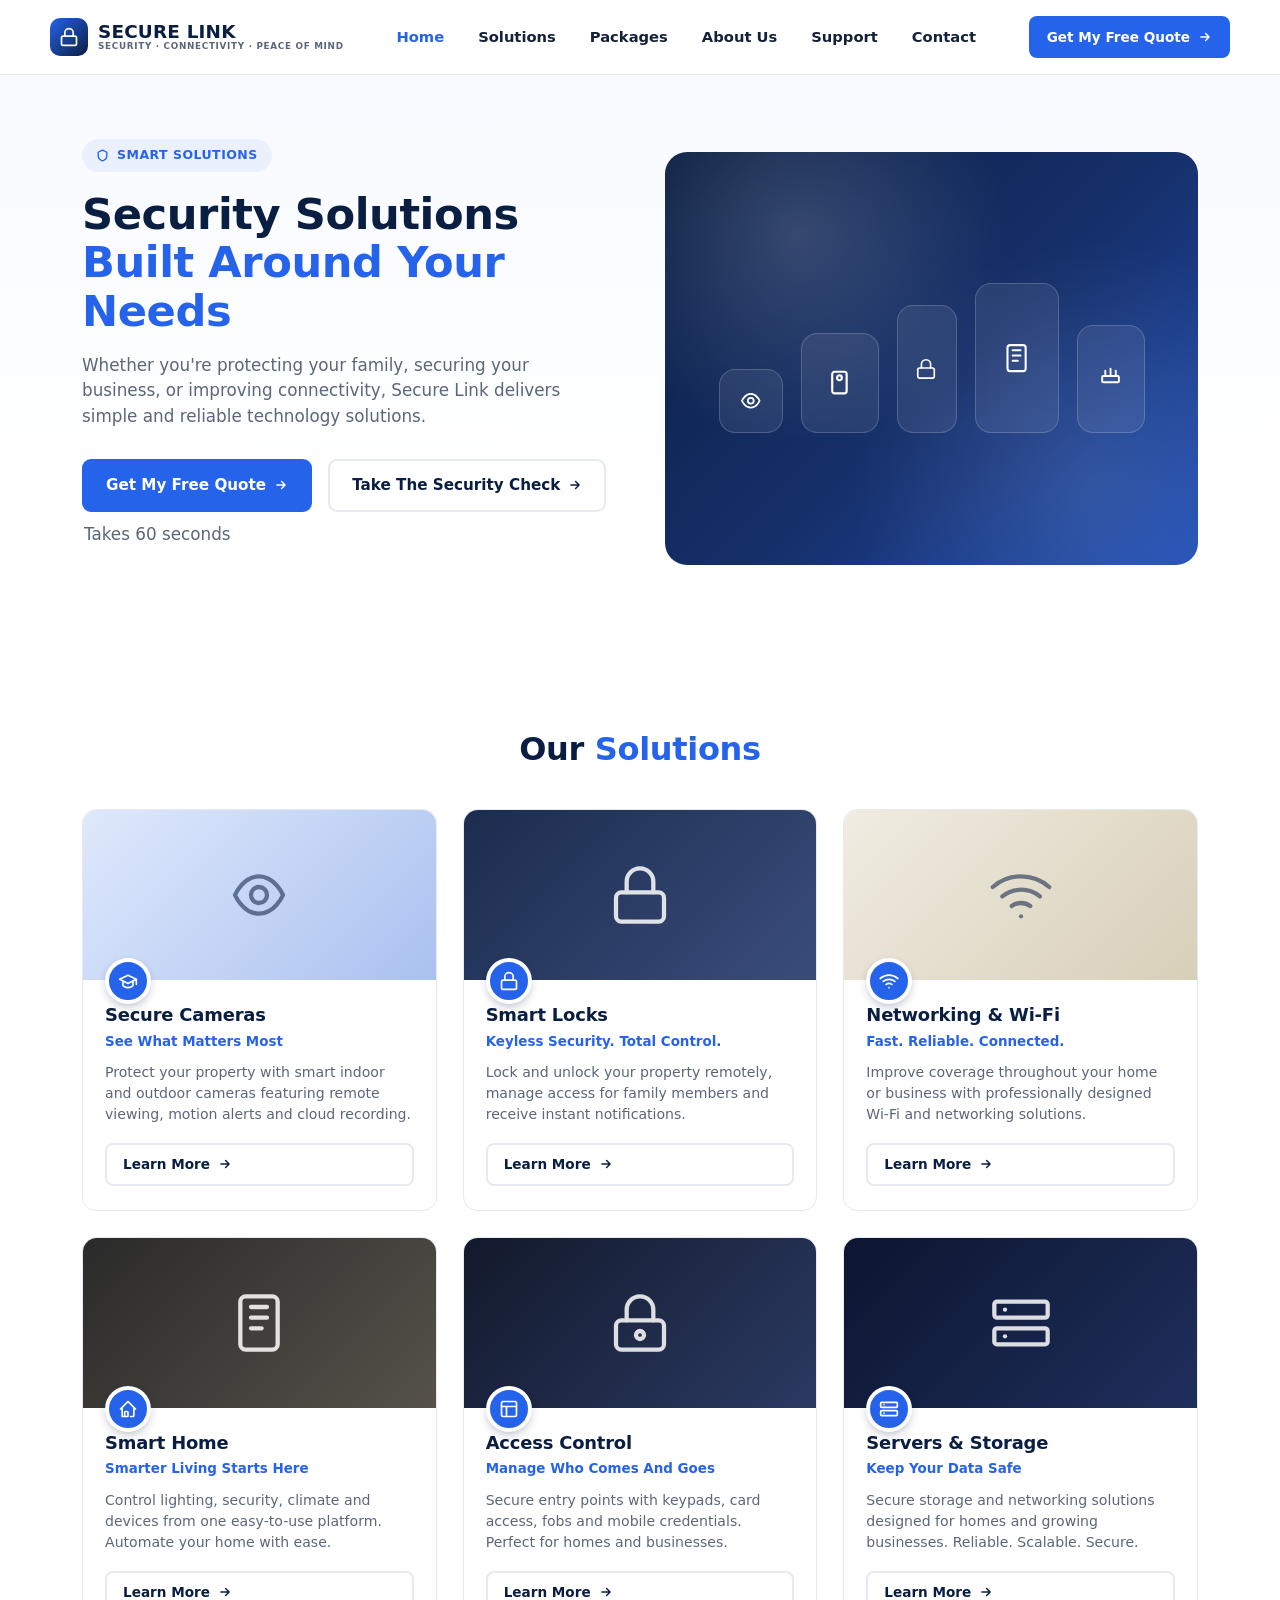
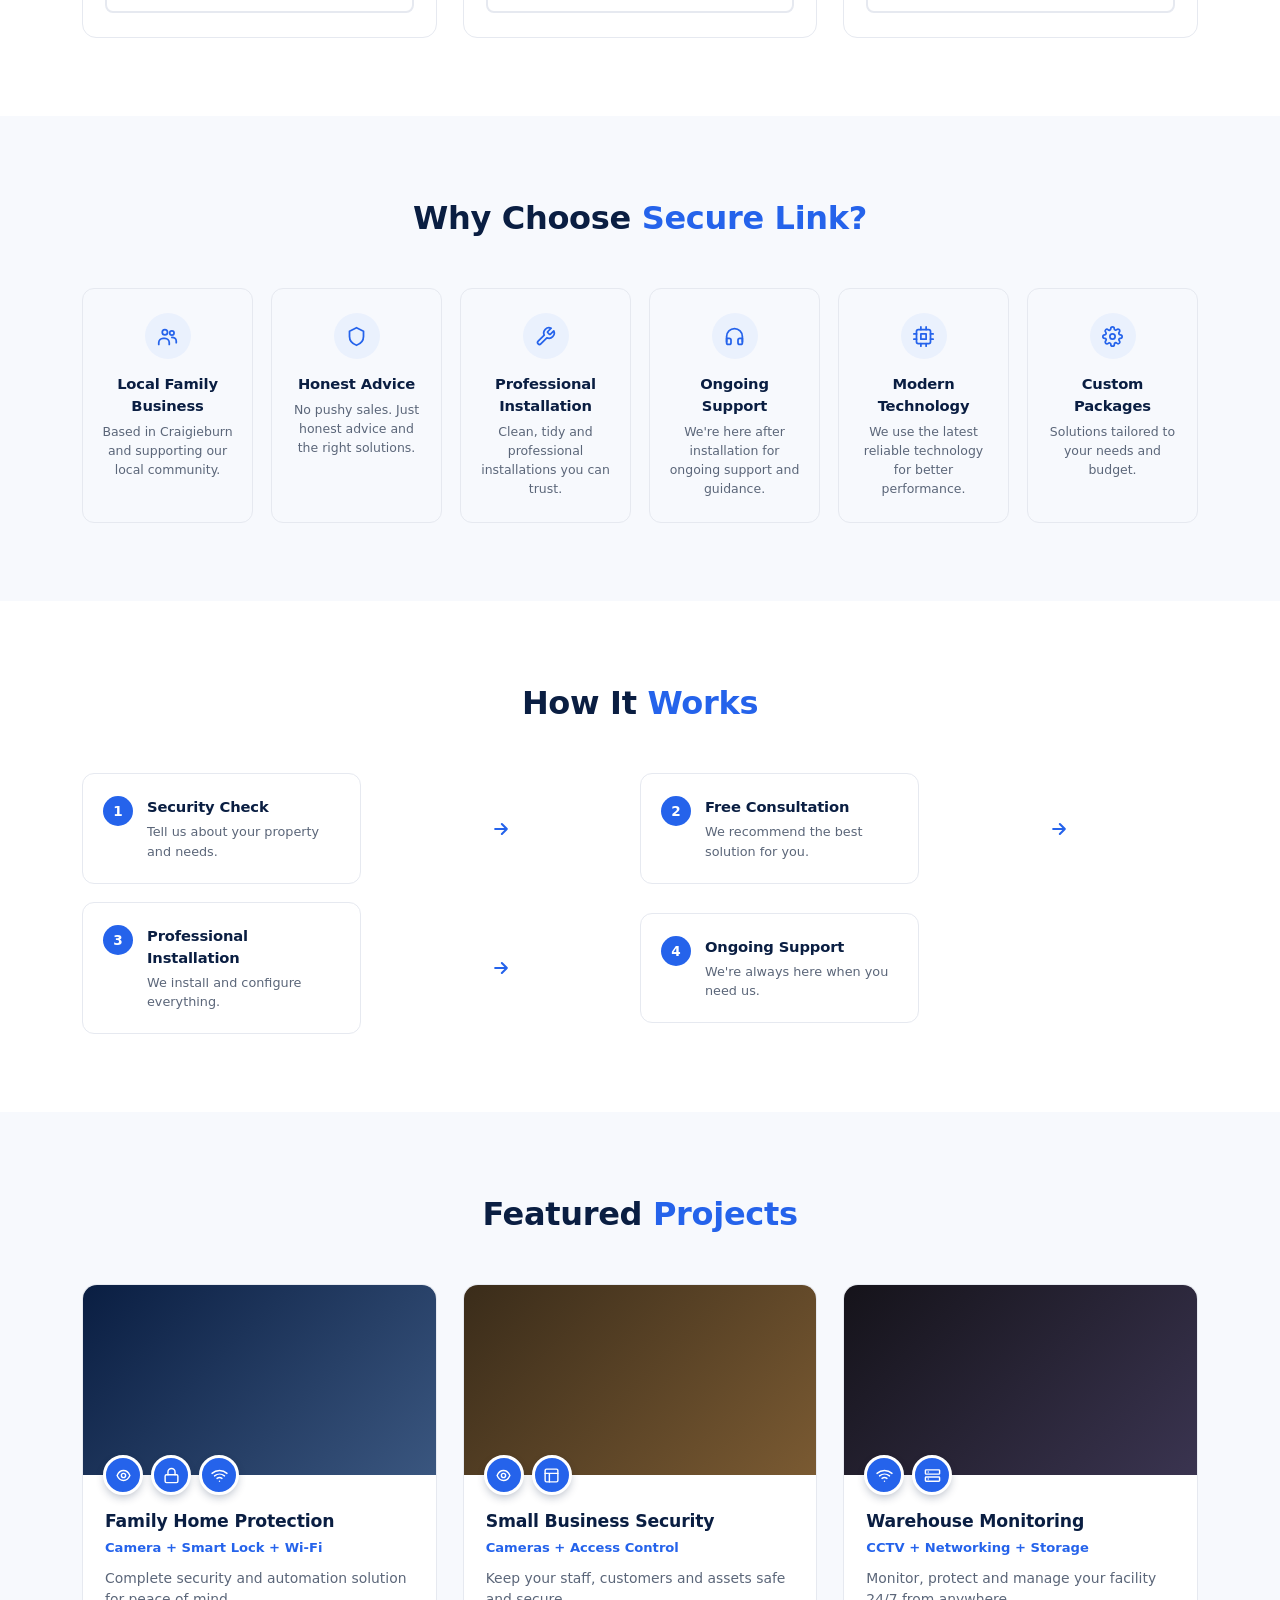
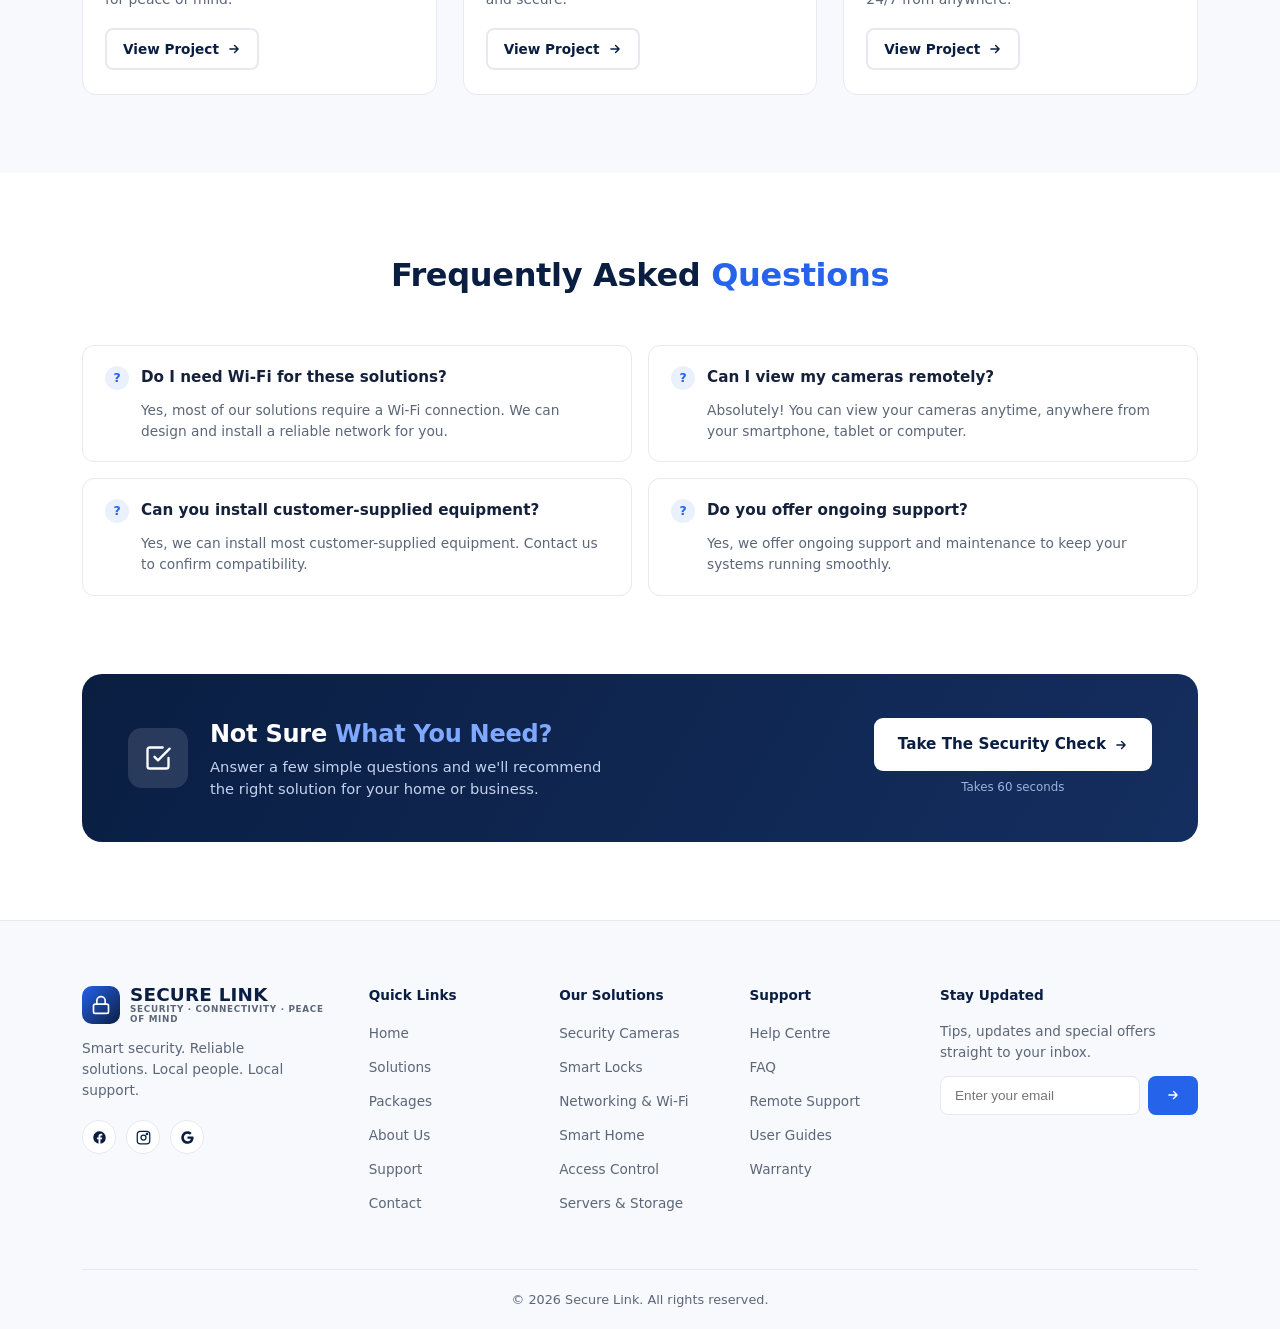
<file: index.html>
<!DOCTYPE html>
<html lang="en">
<head>
<meta charset="UTF-8">
<meta name="viewport" content="width=device-width, initial-scale=1.0">
<title>Secure Link — Security. Connectivity. Peace of Mind.</title>
<link rel="stylesheet" href="shared.css">
</head>
<body>

<header>
  <div class="container nav">
    <a href="index.html" class="logo">
      <div class="logo-mark">
        <svg viewBox="0 0 24 24" fill="none" stroke="currentColor" stroke-width="2" stroke-linecap="round" stroke-linejoin="round"><rect x="3" y="11" width="18" height="11" rx="2"/><path d="M7 11V7a5 5 0 0 1 10 0v4"/></svg>
      </div>
      <div class="logo-text-wrap">
        <div class="logo-text">SECURE LINK</div>
        <div class="logo-sub">Security · Connectivity · Peace of Mind</div>
      </div>
    </a>
    <nav class="nav-links">
      <a href="index.html" class="active">Home</a>
      <a href="#solutions">Solutions</a>
      <a href="packages.html">Packages</a>
      <a href="about.html">About Us</a>
      <a href="#support">Support</a>
      <a href="contact.html">Contact</a>
    </nav>
    <div class="nav-cta">
      <a href="#quote" class="btn btn-primary btn-sm">
        Get My Free Quote
        <svg viewBox="0 0 24 24" fill="none" stroke="currentColor" stroke-width="2.5" stroke-linecap="round" stroke-linejoin="round"><path d="M5 12h14M13 6l6 6-6 6"/></svg>
      </a>
      <button class="menu-toggle" aria-label="Open menu">
        <svg viewBox="0 0 24 24" fill="none" stroke="currentColor" stroke-width="2" stroke-linecap="round" stroke-linejoin="round"><path d="M3 6h18M3 12h18M3 18h18"/></svg>
      </button>
    </div>
  </div>
</header>

<section class="hero">
  <div class="container hero-grid">
    <div>
      <span class="eyebrow">
        <svg width="13" height="13" viewBox="0 0 24 24" fill="none" stroke="currentColor" stroke-width="2.5" stroke-linecap="round" stroke-linejoin="round"><path d="M12 2l8 4v6c0 5-3.4 8.4-8 10-4.6-1.6-8-5-8-10V6l8-4z"/></svg>
        Smart Solutions
      </span>
      <h1>Security Solutions<br><span class="accent">Built Around Your Needs</span></h1>
      <p>Whether you're protecting your family, securing your business, or improving connectivity, Secure Link delivers simple and reliable technology solutions.</p>
      <div class="hero-ctas">
        <a href="#quote" class="btn btn-primary">
          Get My Free Quote
          <svg viewBox="0 0 24 24" fill="none" stroke="currentColor" stroke-width="2.5" stroke-linecap="round" stroke-linejoin="round"><path d="M5 12h14M13 6l6 6-6 6"/></svg>
        </a>
        <a href="#check" class="btn btn-outline">
          Take The Security Check
          <svg viewBox="0 0 24 24" fill="none" stroke="currentColor" stroke-width="2.5" stroke-linecap="round" stroke-linejoin="round"><path d="M5 12h14M13 6l6 6-6 6"/></svg>
        </a>
      </div>
      <p class="hero-note">Takes 60 seconds</p>
    </div>
    <div class="hero-visual">
      <div class="device-row">
        <div class="device d1"><svg viewBox="0 0 24 24" fill="none" stroke="currentColor" stroke-width="1.8" stroke-linecap="round" stroke-linejoin="round"><circle cx="12" cy="12" r="3"/><path d="M3 12s3-7 9-7 9 7 9 7-3 7-9 7-9-7-9-7z"/></svg></div>
        <div class="device d2"><svg viewBox="0 0 24 24" fill="none" stroke="currentColor" stroke-width="1.8" stroke-linecap="round" stroke-linejoin="round"><rect x="6" y="3" width="12" height="18" rx="2"/><circle cx="12" cy="8" r="2"/></svg></div>
        <div class="device d3"><svg viewBox="0 0 24 24" fill="none" stroke="currentColor" stroke-width="1.8" stroke-linecap="round" stroke-linejoin="round"><rect x="3" y="11" width="18" height="11" rx="2"/><path d="M7 11V7a5 5 0 0 1 10 0v4"/></svg></div>
        <div class="device d4"><svg viewBox="0 0 24 24" fill="none" stroke="currentColor" stroke-width="1.6" stroke-linecap="round" stroke-linejoin="round"><rect x="5" y="2" width="14" height="20" rx="2"/><path d="M9 6h6M9 10h6M9 14h4"/></svg></div>
        <div class="device d5"><svg viewBox="0 0 24 24" fill="none" stroke="currentColor" stroke-width="1.8" stroke-linecap="round" stroke-linejoin="round"><rect x="4" y="9" width="16" height="6" rx="1"/><path d="M7 4v5M12 2v7M17 4v5"/></svg></div>
      </div>
    </div>
  </div>
</section>

<section class="section section-tight" id="solutions">
  <div class="container">
    <div class="section-head">
      <h2>Our <span class="accent">Solutions</span></h2>
    </div>
    <div class="solutions-grid">

      <div class="sol-card">
        <div class="sol-thumb" style="--c1:#dfe9fc;--c2:#aac1ef;">
          <svg viewBox="0 0 24 24" fill="none" stroke="currentColor" stroke-width="1.6" stroke-linecap="round" stroke-linejoin="round"><circle cx="12" cy="12" r="3"/><path d="M3 12s3-7 9-7 9 7 9 7-3 7-9 7-9-7-9-7z"/></svg>
        </div>
        <div class="sol-icon"><svg viewBox="0 0 24 24" fill="none" stroke="currentColor" stroke-width="2" stroke-linecap="round" stroke-linejoin="round"><path d="M22 10v6M2 10l10-5 10 5-10 5-10-5z"/><path d="M6 12v5c0 1 3 3 6 3s6-2 6-3v-5"/></svg></div>
        <div class="sol-body">
          <h3>Secure Cameras</h3>
          <div class="sol-tag">See What Matters Most</div>
          <p>Protect your property with smart indoor and outdoor cameras featuring remote viewing, motion alerts and cloud recording.</p>
          <a href="#" class="btn btn-outline btn-sm">Learn More <svg viewBox="0 0 24 24" fill="none" stroke="currentColor" stroke-width="2.5" stroke-linecap="round" stroke-linejoin="round"><path d="M5 12h14M13 6l6 6-6 6"/></svg></a>
        </div>
      </div>

      <div class="sol-card">
        <div class="sol-thumb" style="--c1:#1c2c4f;--c2:#3a4d7a;">
          <svg viewBox="0 0 24 24" fill="none" stroke="#fff" stroke-width="1.6" stroke-linecap="round" stroke-linejoin="round" style="opacity:.85;"><rect x="3" y="11" width="18" height="11" rx="2"/><path d="M7 11V7a5 5 0 0 1 10 0v4"/></svg>
        </div>
        <div class="sol-icon"><svg viewBox="0 0 24 24" fill="none" stroke="currentColor" stroke-width="2" stroke-linecap="round" stroke-linejoin="round"><rect x="3" y="11" width="18" height="11" rx="2"/><path d="M7 11V7a5 5 0 0 1 10 0v4"/></svg></div>
        <div class="sol-body">
          <h3>Smart Locks</h3>
          <div class="sol-tag">Keyless Security. Total Control.</div>
          <p>Lock and unlock your property remotely, manage access for family members and receive instant notifications.</p>
          <a href="#" class="btn btn-outline btn-sm">Learn More <svg viewBox="0 0 24 24" fill="none" stroke="currentColor" stroke-width="2.5" stroke-linecap="round" stroke-linejoin="round"><path d="M5 12h14M13 6l6 6-6 6"/></svg></a>
        </div>
      </div>

      <div class="sol-card">
        <div class="sol-thumb" style="--c1:#f0ece2;--c2:#d8cfb8;">
          <svg viewBox="0 0 24 24" fill="none" stroke="currentColor" stroke-width="1.6" stroke-linecap="round" stroke-linejoin="round"><path d="M5 12.55a11 11 0 0 1 14.08 0M1.42 9a16 16 0 0 1 21.16 0M8.53 16.11a6 6 0 0 1 6.95 0"/><line x1="12" y1="20" x2="12.01" y2="20"/></svg>
        </div>
        <div class="sol-icon"><svg viewBox="0 0 24 24" fill="none" stroke="currentColor" stroke-width="2" stroke-linecap="round" stroke-linejoin="round"><path d="M5 12.55a11 11 0 0 1 14.08 0M1.42 9a16 16 0 0 1 21.16 0M8.53 16.11a6 6 0 0 1 6.95 0"/><line x1="12" y1="20" x2="12.01" y2="20"/></svg></div>
        <div class="sol-body">
          <h3>Networking &amp; Wi-Fi</h3>
          <div class="sol-tag">Fast. Reliable. Connected.</div>
          <p>Improve coverage throughout your home or business with professionally designed Wi-Fi and networking solutions.</p>
          <a href="#" class="btn btn-outline btn-sm">Learn More <svg viewBox="0 0 24 24" fill="none" stroke="currentColor" stroke-width="2.5" stroke-linecap="round" stroke-linejoin="round"><path d="M5 12h14M13 6l6 6-6 6"/></svg></a>
        </div>
      </div>

      <div class="sol-card">
        <div class="sol-thumb" style="--c1:#2a2a2a;--c2:#56524a;">
          <svg viewBox="0 0 24 24" fill="none" stroke="#fff" stroke-width="1.6" stroke-linecap="round" stroke-linejoin="round" style="opacity:.85;"><rect x="5" y="2" width="14" height="20" rx="2"/><path d="M9 6h6M9 10h6M9 14h4"/></svg>
        </div>
        <div class="sol-icon"><svg viewBox="0 0 24 24" fill="none" stroke="currentColor" stroke-width="2" stroke-linecap="round" stroke-linejoin="round"><path d="M3 12l2-2m0 0l7-7 7 7M5 10v10a1 1 0 0 0 1 1h3m10-11l2 2m-2-2v10a1 1 0 0 1-1 1h-3m-6 0a1 1 0 0 1-1-1v-4a1 1 0 0 1 1-1h2a1 1 0 0 1 1 1v4a1 1 0 0 1-1 1m-6 0h6"/></svg></div>
        <div class="sol-body">
          <h3>Smart Home</h3>
          <div class="sol-tag">Smarter Living Starts Here</div>
          <p>Control lighting, security, climate and devices from one easy-to-use platform. Automate your home with ease.</p>
          <a href="#" class="btn btn-outline btn-sm">Learn More <svg viewBox="0 0 24 24" fill="none" stroke="currentColor" stroke-width="2.5" stroke-linecap="round" stroke-linejoin="round"><path d="M5 12h14M13 6l6 6-6 6"/></svg></a>
        </div>
      </div>

      <div class="sol-card">
        <div class="sol-thumb" style="--c1:#13192b;--c2:#2b3a63;">
          <svg viewBox="0 0 24 24" fill="none" stroke="#fff" stroke-width="1.6" stroke-linecap="round" stroke-linejoin="round" style="opacity:.85;"><rect x="3" y="11" width="18" height="11" rx="2"/><circle cx="12" cy="16.5" r="1.5"/><path d="M7 11V7a5 5 0 0 1 10 0v4"/></svg>
        </div>
        <div class="sol-icon"><svg viewBox="0 0 24 24" fill="none" stroke="currentColor" stroke-width="2" stroke-linecap="round" stroke-linejoin="round"><rect x="3" y="3" width="18" height="18" rx="2"/><path d="M3 9h18M9 21V9"/></svg></div>
        <div class="sol-body">
          <h3>Access Control</h3>
          <div class="sol-tag">Manage Who Comes And Goes</div>
          <p>Secure entry points with keypads, card access, fobs and mobile credentials. Perfect for homes and businesses.</p>
          <a href="#" class="btn btn-outline btn-sm">Learn More <svg viewBox="0 0 24 24" fill="none" stroke="currentColor" stroke-width="2.5" stroke-linecap="round" stroke-linejoin="round"><path d="M5 12h14M13 6l6 6-6 6"/></svg></a>
        </div>
      </div>

      <div class="sol-card">
        <div class="sol-thumb" style="--c1:#0c1530;--c2:#1f2f5c;">
          <svg viewBox="0 0 24 24" fill="none" stroke="#fff" stroke-width="1.6" stroke-linecap="round" stroke-linejoin="round" style="opacity:.85;"><rect x="2" y="4" width="20" height="6" rx="1"/><rect x="2" y="14" width="20" height="6" rx="1"/><line x1="6" y1="7" x2="6.01" y2="7"/><line x1="6" y1="17" x2="6.01" y2="17"/></svg>
        </div>
        <div class="sol-icon"><svg viewBox="0 0 24 24" fill="none" stroke="currentColor" stroke-width="2" stroke-linecap="round" stroke-linejoin="round"><rect x="2" y="4" width="20" height="6" rx="1"/><rect x="2" y="14" width="20" height="6" rx="1"/><line x1="6" y1="7" x2="6.01" y2="7"/><line x1="6" y1="17" x2="6.01" y2="17"/></svg></div>
        <div class="sol-body">
          <h3>Servers &amp; Storage</h3>
          <div class="sol-tag">Keep Your Data Safe</div>
          <p>Secure storage and networking solutions designed for homes and growing businesses. Reliable. Scalable. Secure.</p>
          <a href="#" class="btn btn-outline btn-sm">Learn More <svg viewBox="0 0 24 24" fill="none" stroke="currentColor" stroke-width="2.5" stroke-linecap="round" stroke-linejoin="round"><path d="M5 12h14M13 6l6 6-6 6"/></svg></a>
        </div>
      </div>

    </div>
  </div>
</section>

<section class="section alt-bg">
  <div class="container">
    <div class="section-head">
      <h2>Why Choose <span class="accent">Secure Link?</span></h2>
    </div>
    <div class="why-grid">
      <div class="why-card">
        <div class="why-icon"><svg viewBox="0 0 24 24" fill="none" stroke="currentColor" stroke-width="2" stroke-linecap="round" stroke-linejoin="round"><circle cx="9" cy="7" r="3"/><path d="M2 21v-2a5 5 0 0 1 5-5h2a5 5 0 0 1 5 5v2"/><circle cx="17" cy="8" r="2.5"/><path d="M17 13c2.5 0 5 1.5 5 4v2"/></svg></div>
        <h3>Local Family Business</h3>
        <p>Based in Craigieburn and supporting our local community.</p>
      </div>
      <div class="why-card">
        <div class="why-icon"><svg viewBox="0 0 24 24" fill="none" stroke="currentColor" stroke-width="2" stroke-linecap="round" stroke-linejoin="round"><path d="M12 2l8 4v6c0 5-3.4 8.4-8 10-4.6-1.6-8-5-8-10V6l8-4z"/></svg></div>
        <h3>Honest Advice</h3>
        <p>No pushy sales. Just honest advice and the right solutions.</p>
      </div>
      <div class="why-card">
        <div class="why-icon"><svg viewBox="0 0 24 24" fill="none" stroke="currentColor" stroke-width="2" stroke-linecap="round" stroke-linejoin="round"><path d="M14.7 6.3a1 1 0 0 0 0 1.4l1.6 1.6a1 1 0 0 0 1.4 0l3.77-3.77a6 6 0 0 1-7.94 7.94l-6.91 6.91a2.12 2.12 0 0 1-3-3l6.91-6.91a6 6 0 0 1 7.94-7.94l-3.76 3.76z"/></svg></div>
        <h3>Professional Installation</h3>
        <p>Clean, tidy and professional installations you can trust.</p>
      </div>
      <div class="why-card">
        <div class="why-icon"><svg viewBox="0 0 24 24" fill="none" stroke="currentColor" stroke-width="2" stroke-linecap="round" stroke-linejoin="round"><path d="M3 18v-6a9 9 0 0 1 18 0v6"/><path d="M21 19a2 2 0 0 1-2 2h-1a2 2 0 0 1-2-2v-3a2 2 0 0 1 2-2h3zM3 19a2 2 0 0 0 2 2h1a2 2 0 0 0 2-2v-3a2 2 0 0 0-2-2H3z"/></svg></div>
        <h3>Ongoing Support</h3>
        <p>We're here after installation for ongoing support and guidance.</p>
      </div>
      <div class="why-card">
        <div class="why-icon"><svg viewBox="0 0 24 24" fill="none" stroke="currentColor" stroke-width="2" stroke-linecap="round" stroke-linejoin="round"><rect x="4" y="4" width="16" height="16" rx="2"/><rect x="9" y="9" width="6" height="6"/><path d="M9 1v3M15 1v3M9 20v3M15 20v3M1 9h3M1 15h3M20 9h3M20 15h3"/></svg></div>
        <h3>Modern Technology</h3>
        <p>We use the latest reliable technology for better performance.</p>
      </div>
      <div class="why-card">
        <div class="why-icon"><svg viewBox="0 0 24 24" fill="none" stroke="currentColor" stroke-width="2" stroke-linecap="round" stroke-linejoin="round"><circle cx="12" cy="12" r="3"/><path d="M19.4 15a1.65 1.65 0 0 0 .33 1.82l.06.06a2 2 0 1 1-2.83 2.83l-.06-.06a1.65 1.65 0 0 0-1.82-.33 1.65 1.65 0 0 0-1 1.51V21a2 2 0 0 1-4 0v-.09A1.65 1.65 0 0 0 9 19.4a1.65 1.65 0 0 0-1.82.33l-.06.06a2 2 0 1 1-2.83-2.83l.06-.06a1.65 1.65 0 0 0 .33-1.82 1.65 1.65 0 0 0-1.51-1H3a2 2 0 0 1 0-4h.09A1.65 1.65 0 0 0 4.6 9a1.65 1.65 0 0 0-.33-1.82l-.06-.06a2 2 0 1 1 2.83-2.83l.06.06a1.65 1.65 0 0 0 1.82.33H9a1.65 1.65 0 0 0 1-1.51V3a2 2 0 0 1 4 0v.09a1.65 1.65 0 0 0 1 1.51 1.65 1.65 0 0 0 1.82-.33l.06-.06a2 2 0 1 1 2.83 2.83l-.06.06a1.65 1.65 0 0 0-.33 1.82V9a1.65 1.65 0 0 0 1.51 1H21a2 2 0 0 1 0 4h-.09a1.65 1.65 0 0 0-1.51 1z"/></svg></div>
        <h3>Custom Packages</h3>
        <p>Solutions tailored to your needs and budget.</p>
      </div>
    </div>
  </div>
</section>

<section class="section">
  <div class="container">
    <div class="section-head">
      <h2>How It <span class="accent">Works</span></h2>
    </div>
    <div class="steps">
      <div class="step">
        <div class="step-num">1</div>
        <div>
          <h3>Security Check</h3>
          <p>Tell us about your property and needs.</p>
        </div>
      </div>
      <div class="step-arrow">
        <svg viewBox="0 0 24 24" fill="none" stroke="currentColor" stroke-width="2.5" stroke-linecap="round" stroke-linejoin="round"><path d="M5 12h14M13 6l6 6-6 6"/></svg>
      </div>
      <div class="step">
        <div class="step-num">2</div>
        <div>
          <h3>Free Consultation</h3>
          <p>We recommend the best solution for you.</p>
        </div>
      </div>
      <div class="step-arrow">
        <svg viewBox="0 0 24 24" fill="none" stroke="currentColor" stroke-width="2.5" stroke-linecap="round" stroke-linejoin="round"><path d="M5 12h14M13 6l6 6-6 6"/></svg>
      </div>
    </div>
    <div class="steps" style="margin-top:18px;">
      <div class="step">
        <div class="step-num">3</div>
        <div>
          <h3>Professional Installation</h3>
          <p>We install and configure everything.</p>
        </div>
      </div>
      <div class="step-arrow">
        <svg viewBox="0 0 24 24" fill="none" stroke="currentColor" stroke-width="2.5" stroke-linecap="round" stroke-linejoin="round"><path d="M5 12h14M13 6l6 6-6 6"/></svg>
      </div>
      <div class="step">
        <div class="step-num">4</div>
        <div>
          <h3>Ongoing Support</h3>
          <p>We're always here when you need us.</p>
        </div>
      </div>
      <div></div>
    </div>
  </div>
</section>

<section class="section alt-bg">
  <div class="container">
    <div class="section-head">
      <h2>Featured <span class="accent">Projects</span></h2>
    </div>
    <div class="projects-grid">

      <div class="proj-card">
        <div class="proj-thumb" style="--p1:#0a1e42;--p2:#3a567f;"></div>
        <div class="proj-badges">
          <div class="proj-badge"><svg viewBox="0 0 24 24" fill="none" stroke="#fff" stroke-width="2" stroke-linecap="round" stroke-linejoin="round"><circle cx="12" cy="12" r="3"/><path d="M3 12s3-7 9-7 9 7 9 7-3 7-9 7-9-7-9-7z"/></svg></div>
          <div class="proj-badge"><svg viewBox="0 0 24 24" fill="none" stroke="#fff" stroke-width="2" stroke-linecap="round" stroke-linejoin="round"><rect x="3" y="11" width="18" height="11" rx="2"/><path d="M7 11V7a5 5 0 0 1 10 0v4"/></svg></div>
          <div class="proj-badge"><svg viewBox="0 0 24 24" fill="none" stroke="#fff" stroke-width="2" stroke-linecap="round" stroke-linejoin="round"><path d="M5 12.55a11 11 0 0 1 14.08 0M1.42 9a16 16 0 0 1 21.16 0M8.53 16.11a6 6 0 0 1 6.95 0"/><line x1="12" y1="20" x2="12.01" y2="20"/></svg></div>
        </div>
        <div class="proj-body">
          <h3>Family Home Protection</h3>
          <div class="proj-tag">Camera + Smart Lock + Wi-Fi</div>
          <p>Complete security and automation solution for peace of mind.</p>
          <a href="#" class="btn btn-outline btn-sm">View Project <svg viewBox="0 0 24 24" fill="none" stroke="currentColor" stroke-width="2.5" stroke-linecap="round" stroke-linejoin="round"><path d="M5 12h14M13 6l6 6-6 6"/></svg></a>
        </div>
      </div>

      <div class="proj-card">
        <div class="proj-thumb" style="--p1:#3a2c1a;--p2:#7a5a32;"></div>
        <div class="proj-badges">
          <div class="proj-badge"><svg viewBox="0 0 24 24" fill="none" stroke="#fff" stroke-width="2" stroke-linecap="round" stroke-linejoin="round"><circle cx="12" cy="12" r="3"/><path d="M3 12s3-7 9-7 9 7 9 7-3 7-9 7-9-7-9-7z"/></svg></div>
          <div class="proj-badge"><svg viewBox="0 0 24 24" fill="none" stroke="#fff" stroke-width="2" stroke-linecap="round" stroke-linejoin="round"><rect x="3" y="3" width="18" height="18" rx="2"/><path d="M3 9h18M9 21V9"/></svg></div>
        </div>
        <div class="proj-body">
          <h3>Small Business Security</h3>
          <div class="proj-tag">Cameras + Access Control</div>
          <p>Keep your staff, customers and assets safe and secure.</p>
          <a href="#" class="btn btn-outline btn-sm">View Project <svg viewBox="0 0 24 24" fill="none" stroke="currentColor" stroke-width="2.5" stroke-linecap="round" stroke-linejoin="round"><path d="M5 12h14M13 6l6 6-6 6"/></svg></a>
        </div>
      </div>

      <div class="proj-card">
        <div class="proj-thumb" style="--p1:#15131a;--p2:#3a3450;"></div>
        <div class="proj-badges">
          <div class="proj-badge"><svg viewBox="0 0 24 24" fill="none" stroke="#fff" stroke-width="2" stroke-linecap="round" stroke-linejoin="round"><path d="M5 12.55a11 11 0 0 1 14.08 0M1.42 9a16 16 0 0 1 21.16 0M8.53 16.11a6 6 0 0 1 6.95 0"/><line x1="12" y1="20" x2="12.01" y2="20"/></svg></div>
          <div class="proj-badge"><svg viewBox="0 0 24 24" fill="none" stroke="#fff" stroke-width="2" stroke-linecap="round" stroke-linejoin="round"><rect x="2" y="4" width="20" height="6" rx="1"/><rect x="2" y="14" width="20" height="6" rx="1"/><line x1="6" y1="7" x2="6.01" y2="7"/><line x1="6" y1="17" x2="6.01" y2="17"/></svg></div>
        </div>
        <div class="proj-body">
          <h3>Warehouse Monitoring</h3>
          <div class="proj-tag">CCTV + Networking + Storage</div>
          <p>Monitor, protect and manage your facility 24/7 from anywhere.</p>
          <a href="#" class="btn btn-outline btn-sm">View Project <svg viewBox="0 0 24 24" fill="none" stroke="currentColor" stroke-width="2.5" stroke-linecap="round" stroke-linejoin="round"><path d="M5 12h14M13 6l6 6-6 6"/></svg></a>
        </div>
      </div>

    </div>
  </div>
</section>

<section class="section" id="support">
  <div class="container">
    <div class="section-head">
      <h2>Frequently Asked <span class="accent">Questions</span></h2>
    </div>
    <div class="faq-grid">
      <div class="faq-item">
        <div class="faq-q"><span class="faq-q-icon">?</span> Do I need Wi-Fi for these solutions?</div>
        <p>Yes, most of our solutions require a Wi-Fi connection. We can design and install a reliable network for you.</p>
      </div>
      <div class="faq-item">
        <div class="faq-q"><span class="faq-q-icon">?</span> Can I view my cameras remotely?</div>
        <p>Absolutely! You can view your cameras anytime, anywhere from your smartphone, tablet or computer.</p>
      </div>
      <div class="faq-item">
        <div class="faq-q"><span class="faq-q-icon">?</span> Can you install customer-supplied equipment?</div>
        <p>Yes, we can install most customer-supplied equipment. Contact us to confirm compatibility.</p>
      </div>
      <div class="faq-item">
        <div class="faq-q"><span class="faq-q-icon">?</span> Do you offer ongoing support?</div>
        <p>Yes, we offer ongoing support and maintenance to keep your systems running smoothly.</p>
      </div>
    </div>
  </div>
</section>

<section class="section" style="padding-top:0;" id="quote">
  <div class="container">
    <div class="cta-banner">
      <div class="cta-left">
        <div class="cta-icon">
          <svg viewBox="0 0 24 24" fill="none" stroke="currentColor" stroke-width="2" stroke-linecap="round" stroke-linejoin="round"><path d="M9 11l3 3L22 4"/><path d="M21 12v7a2 2 0 0 1-2 2H5a2 2 0 0 1-2-2V5a2 2 0 0 1 2-2h11"/></svg>
        </div>
        <div>
          <h2>Not Sure <span class="accent">What You Need?</span></h2>
          <p>Answer a few simple questions and we'll recommend the right solution for your home or business.</p>
        </div>
      </div>
      <div class="cta-right" id="check">
        <a href="#" class="btn btn-white">
          Take The Security Check
          <svg viewBox="0 0 24 24" fill="none" stroke="currentColor" stroke-width="2.5" stroke-linecap="round" stroke-linejoin="round"><path d="M5 12h14M13 6l6 6-6 6"/></svg>
        </a>
        <small>Takes 60 seconds</small>
      </div>
    </div>
  </div>
</section>

<footer id="contact">
  <div class="container">
    <div class="footer-grid">
      <div class="footer-brand">
        <div class="footer-logo">
          <div class="logo-mark">
            <svg viewBox="0 0 24 24" fill="none" stroke="currentColor" stroke-width="2" stroke-linecap="round" stroke-linejoin="round"><rect x="3" y="11" width="18" height="11" rx="2"/><path d="M7 11V7a5 5 0 0 1 10 0v4"/></svg>
          </div>
          <div class="logo-text-wrap">
            <div class="logo-text">SECURE LINK</div>
            <div class="logo-sub">Security · Connectivity · Peace of Mind</div>
          </div>
        </div>
        <p>Smart security. Reliable solutions. Local people. Local support.</p>
        <div class="social-row">
          <a href="#" class="social-icon" aria-label="Facebook"><svg viewBox="0 0 24 24" fill="currentColor"><path d="M22 12a10 10 0 1 0-11.6 9.9v-7H7.9V12h2.5V9.8c0-2.5 1.5-3.9 3.8-3.9 1.1 0 2.2.2 2.2.2v2.5h-1.3c-1.2 0-1.6.8-1.6 1.6V12h2.8l-.4 2.9h-2.4v7A10 10 0 0 0 22 12z"/></svg></a>
          <a href="#" class="social-icon" aria-label="Instagram"><svg viewBox="0 0 24 24" fill="none" stroke="currentColor" stroke-width="2"><rect x="2" y="2" width="20" height="20" rx="5"/><circle cx="12" cy="12" r="4"/><circle cx="17.5" cy="6.5" r="1"/></svg></a>
          <a href="#" class="social-icon" aria-label="Google"><svg viewBox="0 0 24 24" fill="currentColor"><path d="M21.6 12.2c0-.7-.1-1.4-.2-2H12v3.9h5.4a4.6 4.6 0 0 1-2 3v2.5h3.3c1.9-1.8 3-4.4 3-7.4z"/><path d="M12 22c2.7 0 4.9-.9 6.6-2.4l-3.3-2.5c-.9.6-2 1-3.3 1-2.6 0-4.7-1.7-5.5-4.1H3.1v2.6A10 10 0 0 0 12 22z"/><path d="M6.5 14c-.2-.6-.3-1.3-.3-2s.1-1.4.3-2V7.4H3.1A10 10 0 0 0 2 12c0 1.6.4 3.2 1.1 4.6l3.4-2.6z"/><path d="M12 6c1.5 0 2.8.5 3.8 1.5l2.9-2.9C16.9 2.9 14.7 2 12 2A10 10 0 0 0 3.1 7.4l3.4 2.6C7.3 7.7 9.4 6 12 6z"/></svg></a>
        </div>
      </div>
      <div class="footer-col">
        <h4>Quick Links</h4>
        <ul>
          <li><a href="index.html">Home</a></li>
          <li><a href="#solutions">Solutions</a></li>
          <li><a href="packages.html">Packages</a></li>
          <li><a href="about.html">About Us</a></li>
          <li><a href="#support">Support</a></li>
          <li><a href="contact.html">Contact</a></li>
        </ul>
      </div>
      <div class="footer-col">
        <h4>Our Solutions</h4>
        <ul>
          <li><a href="#">Security Cameras</a></li>
          <li><a href="#">Smart Locks</a></li>
          <li><a href="#">Networking &amp; Wi-Fi</a></li>
          <li><a href="#">Smart Home</a></li>
          <li><a href="#">Access Control</a></li>
          <li><a href="#">Servers &amp; Storage</a></li>
        </ul>
      </div>
      <div class="footer-col">
        <h4>Support</h4>
        <ul>
          <li><a href="#">Help Centre</a></li>
          <li><a href="#">FAQ</a></li>
          <li><a href="#">Remote Support</a></li>
          <li><a href="#">User Guides</a></li>
          <li><a href="#">Warranty</a></li>
        </ul>
      </div>
      <div class="footer-col footer-news">
        <h4>Stay Updated</h4>
        <p>Tips, updates and special offers straight to your inbox.</p>
        <form class="news-form" onsubmit="return false;">
          <input type="email" placeholder="Enter your email" aria-label="Email address">
          <button type="submit" class="btn btn-primary btn-sm">
            <svg viewBox="0 0 24 24" fill="none" stroke="currentColor" stroke-width="2.5" stroke-linecap="round" stroke-linejoin="round"><path d="M5 12h14M13 6l6 6-6 6"/></svg>
          </button>
        </form>
      </div>
    </div>
    <div class="footer-bottom">
      © 2026 Secure Link. All rights reserved.
    </div>
  </div>
</footer>

</body>
</html>
</file>
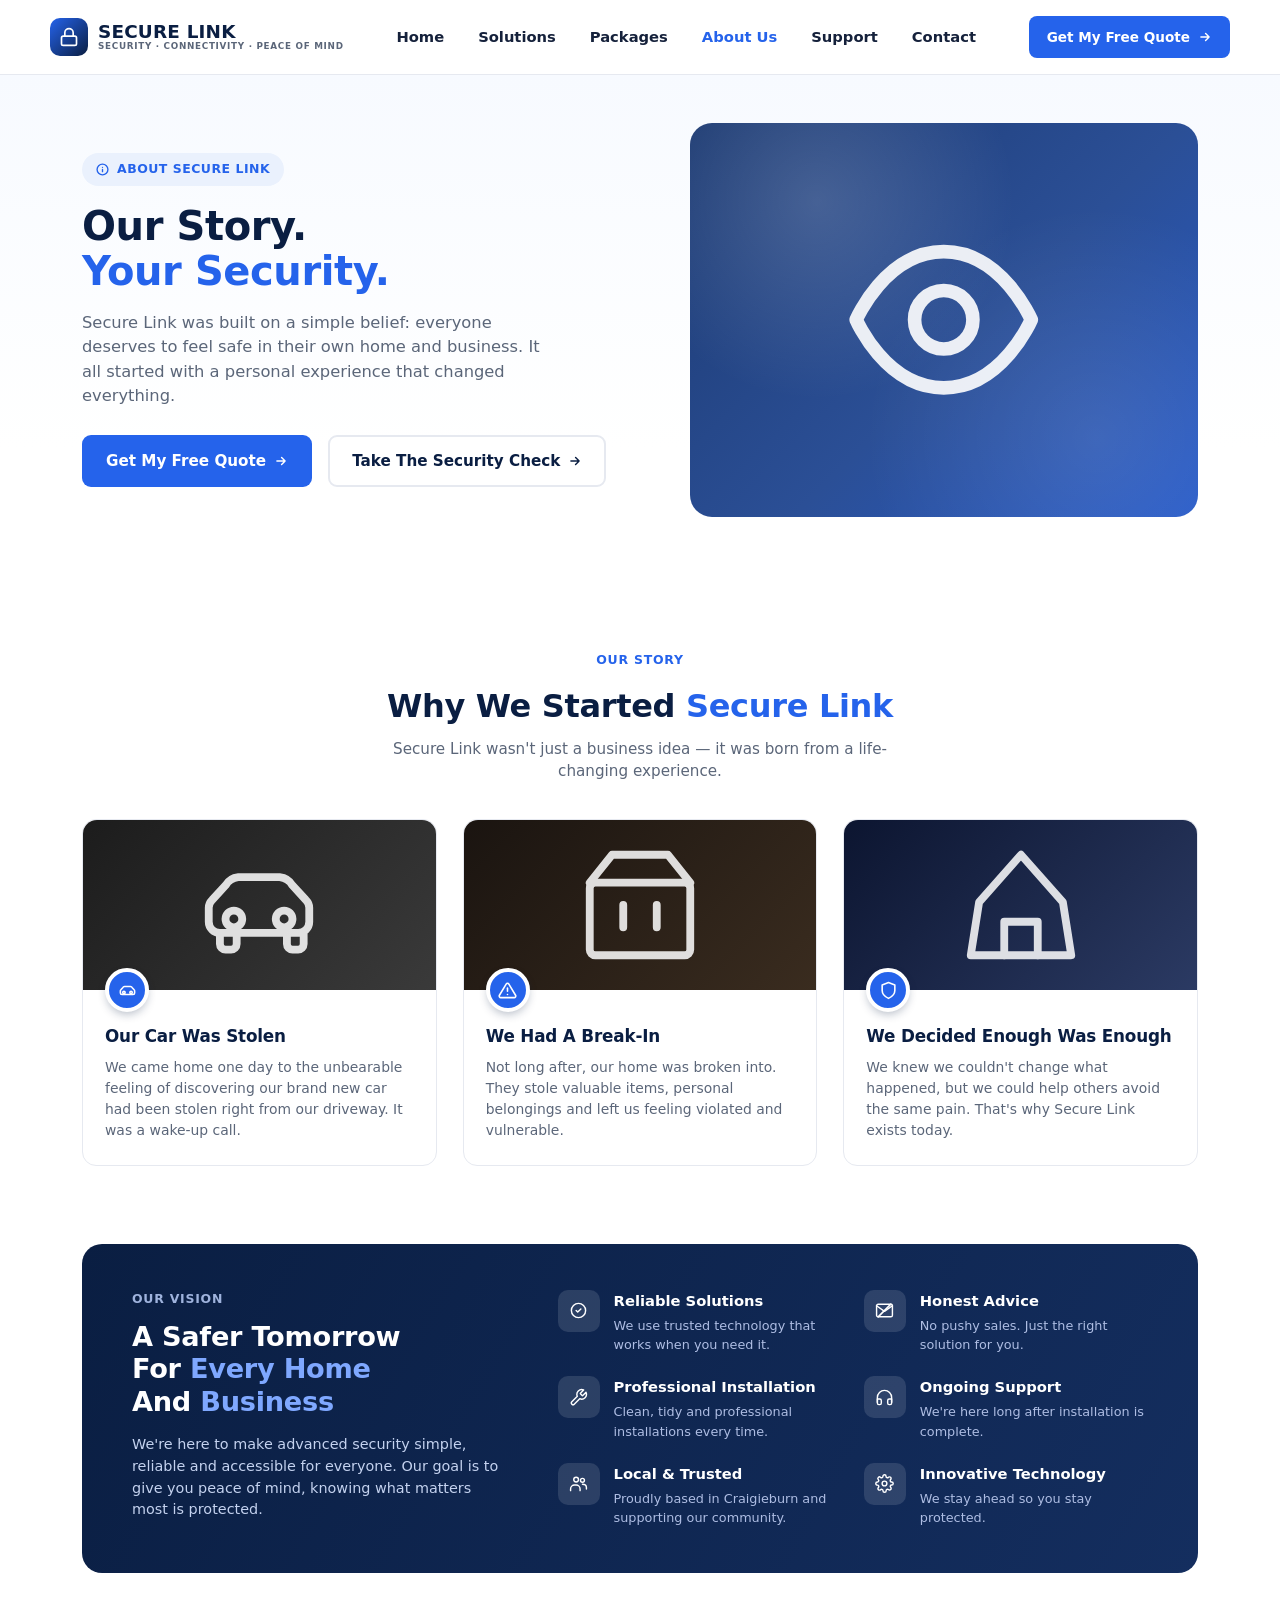
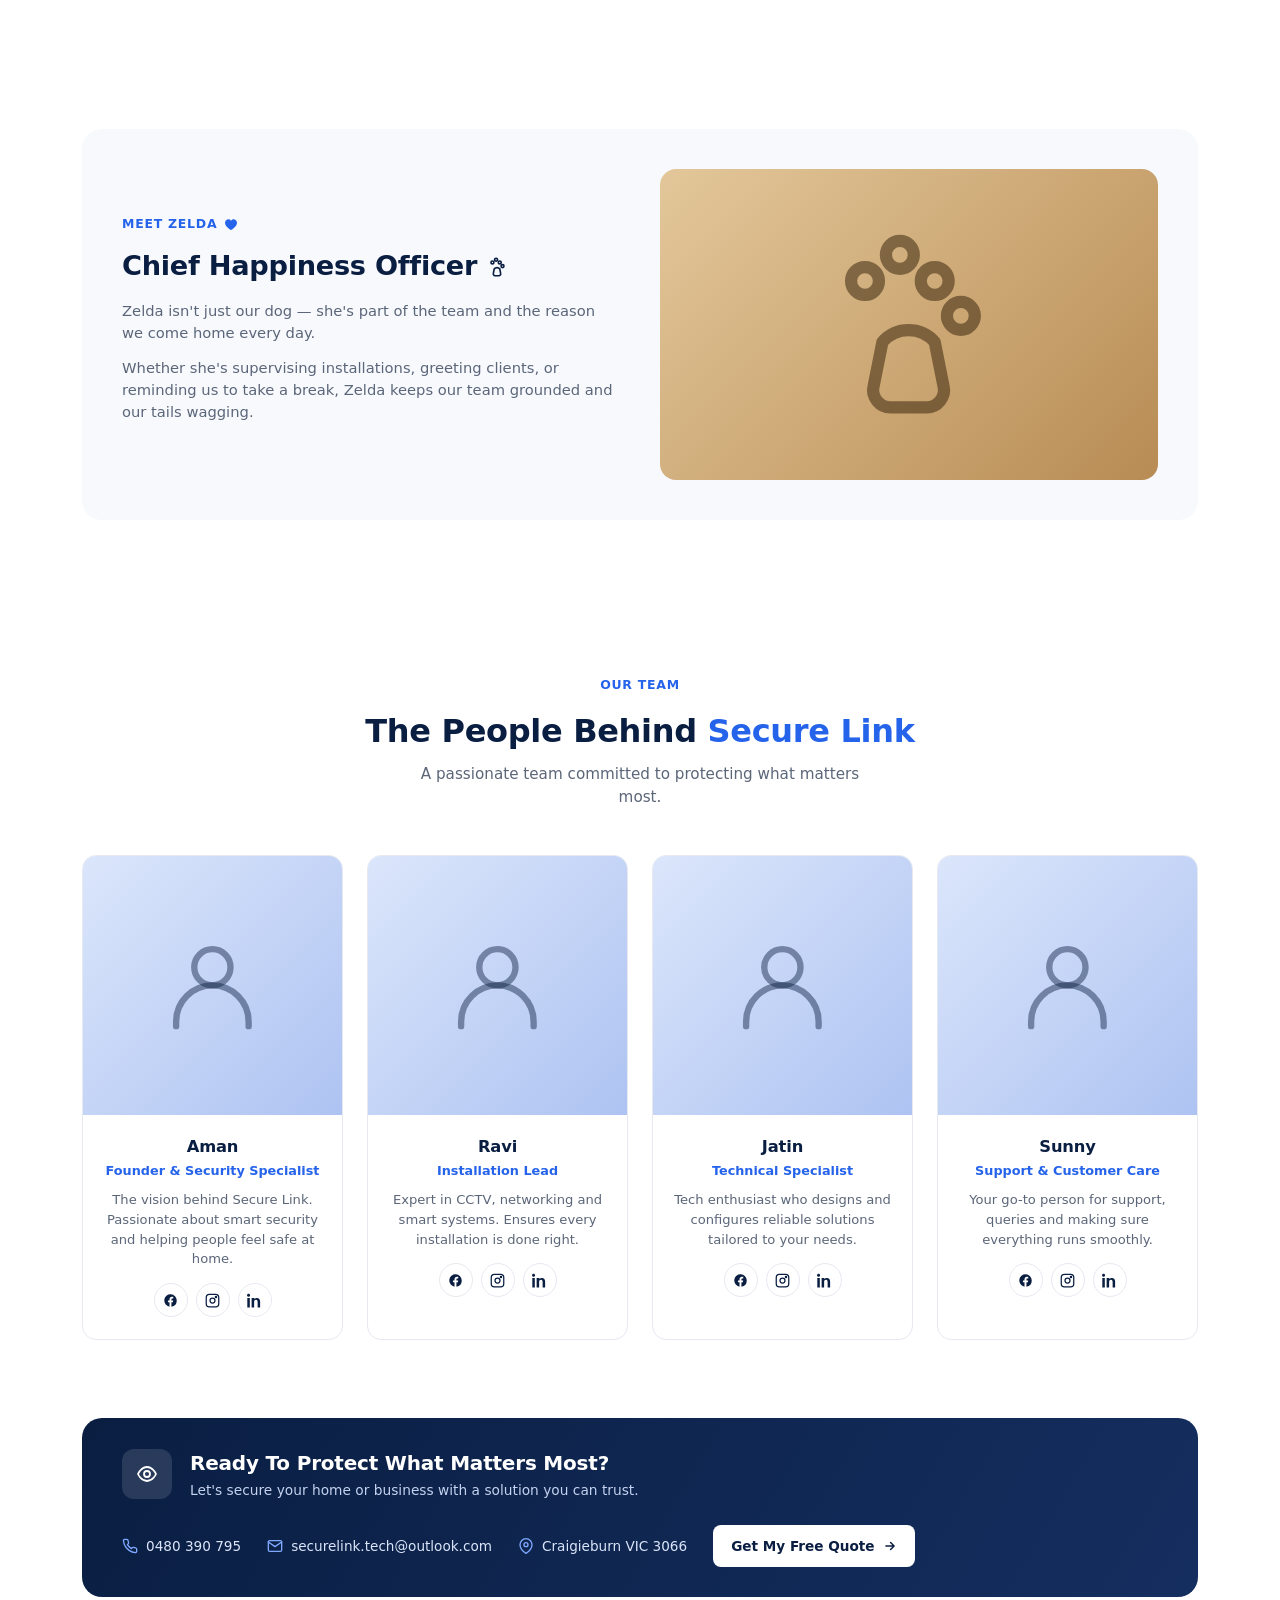
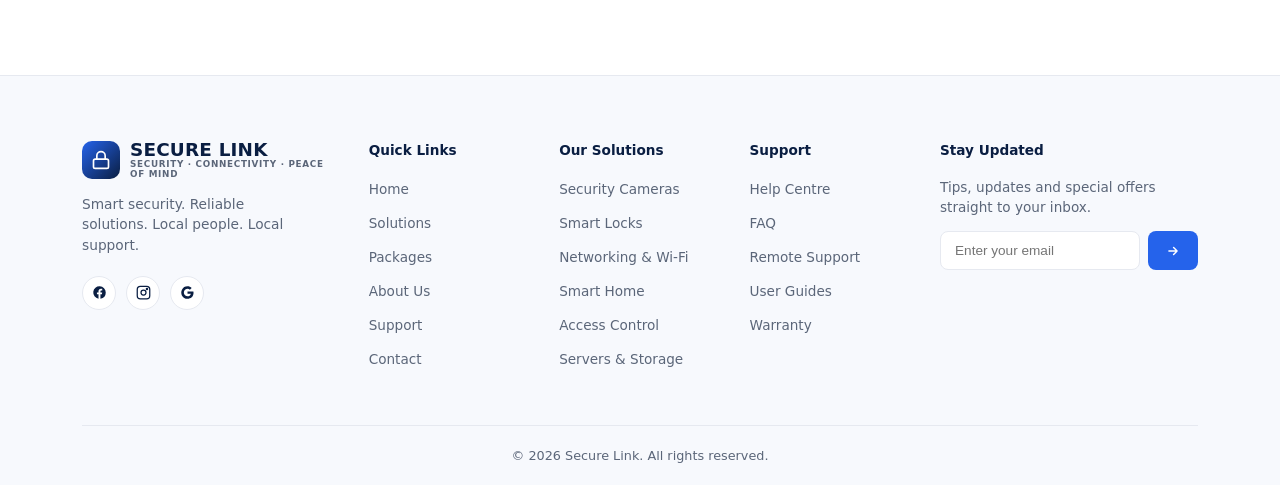
<file: about.html>
<!DOCTYPE html>
<html lang="en">
<head>
<meta charset="UTF-8">
<meta name="viewport" content="width=device-width, initial-scale=1.0">
<title>About Us — Secure Link</title>
<link rel="stylesheet" href="shared.css">
</head>
<body>

<header>
  <div class="container nav">
    <a href="index.html" class="logo">
      <div class="logo-mark">
        <svg viewBox="0 0 24 24" fill="none" stroke="currentColor" stroke-width="2" stroke-linecap="round" stroke-linejoin="round"><rect x="3" y="11" width="18" height="11" rx="2"/><path d="M7 11V7a5 5 0 0 1 10 0v4"/></svg>
      </div>
      <div class="logo-text-wrap">
        <div class="logo-text">SECURE LINK</div>
        <div class="logo-sub">Security · Connectivity · Peace of Mind</div>
      </div>
    </a>
    <nav class="nav-links">
      <a href="index.html">Home</a>
      <a href="index.html#solutions">Solutions</a>
      <a href="packages.html">Packages</a>
      <a href="about.html" class="active">About Us</a>
      <a href="contact.html">Support</a>
      <a href="contact.html">Contact</a>
    </nav>
    <div class="nav-cta">
      <a href="contact.html" class="btn btn-primary btn-sm">
        Get My Free Quote
        <svg viewBox="0 0 24 24" fill="none" stroke="currentColor" stroke-width="2.5" stroke-linecap="round" stroke-linejoin="round"><path d="M5 12h14M13 6l6 6-6 6"/></svg>
      </a>
      <button class="menu-toggle" aria-label="Open menu">
        <svg viewBox="0 0 24 24" fill="none" stroke="currentColor" stroke-width="2" stroke-linecap="round" stroke-linejoin="round"><path d="M3 6h18M3 12h18M3 18h18"/></svg>
      </button>
    </div>
  </div>
</header>

<section class="subhero">
  <div class="container subhero-grid">
    <div>
      <span class="eyebrow">
        <svg width="13" height="13" viewBox="0 0 24 24" fill="none" stroke="currentColor" stroke-width="2.5" stroke-linecap="round" stroke-linejoin="round"><circle cx="12" cy="12" r="10"/><path d="M12 16v-4M12 8h.01"/></svg>
        About Secure Link
      </span>
      <h1>Our Story.<br><span class="accent">Your Security.</span></h1>
      <p>Secure Link was built on a simple belief: everyone deserves to feel safe in their own home and business. It all started with a personal experience that changed everything.</p>
      <div class="subhero-ctas">
        <a href="contact.html" class="btn btn-primary">
          Get My Free Quote
          <svg viewBox="0 0 24 24" fill="none" stroke="currentColor" stroke-width="2.5" stroke-linecap="round" stroke-linejoin="round"><path d="M5 12h14M13 6l6 6-6 6"/></svg>
        </a>
        <a href="contact.html" class="btn btn-outline">
          Take The Security Check
          <svg viewBox="0 0 24 24" fill="none" stroke="currentColor" stroke-width="2.5" stroke-linecap="round" stroke-linejoin="round"><path d="M5 12h14M13 6l6 6-6 6"/></svg>
        </a>
      </div>
    </div>
    <div class="hero-img-visual">
      <svg viewBox="0 0 24 24" fill="none" stroke="currentColor" stroke-width="1.4" stroke-linecap="round" stroke-linejoin="round"><circle cx="12" cy="12" r="3"/><path d="M3 12s3-7 9-7 9 7 9 7-3 7-9 7-9-7-9-7z"/></svg>
    </div>
  </div>
</section>

<section class="section section-tight">
  <div class="container">
    <div class="section-head">
      <div class="mascot-eyebrow" style="justify-content:center;">Our Story</div>
      <h2>Why We Started <span class="accent">Secure Link</span></h2>
      <p style="color:var(--muted); font-size:.95rem; max-width:560px; margin:8px auto 0;">Secure Link wasn't just a business idea — it was born from a life-changing experience.</p>
    </div>
    <div class="story-grid">

      <div class="story-card">
        <div class="story-thumb" style="--s1:#1c1c1c;--s2:#3a3a3a;">
          <svg viewBox="0 0 24 24" fill="none" stroke="#fff" stroke-width="1.4" stroke-linecap="round" stroke-linejoin="round" style="opacity:.85;"><path d="M5 17h14M5 17a2 2 0 0 1-2-2v-2.5c0-.5.2-1 .6-1.4L6 8.5A3 3 0 0 1 8.3 7h7.4a3 3 0 0 1 2.3 1.5l2.4 2.6c.4.4.6.9.6 1.4V15a2 2 0 0 1-2 2M5 17v2a1 1 0 0 0 1 1h1a1 1 0 0 0 1-1v-2m9 0v2a1 1 0 0 0 1 1h1a1 1 0 0 0 1-1v-2"/><circle cx="7.5" cy="14.5" r="1.5"/><circle cx="16.5" cy="14.5" r="1.5"/></svg>
        </div>
        <div class="story-icon"><svg viewBox="0 0 24 24" fill="none" stroke="#fff" stroke-width="2" stroke-linecap="round" stroke-linejoin="round"><path d="M5 17h14M5 17a2 2 0 0 1-2-2v-2.5c0-.5.2-1 .6-1.4L6 8.5A3 3 0 0 1 8.3 7h7.4a3 3 0 0 1 2.3 1.5l2.4 2.6c.4.4.6.9.6 1.4V15a2 2 0 0 1-2 2"/><circle cx="7.5" cy="14.5" r="1.5"/><circle cx="16.5" cy="14.5" r="1.5"/></svg></div>
        <div class="story-body">
          <h3>Our Car Was Stolen</h3>
          <p>We came home one day to the unbearable feeling of discovering our brand new car had been stolen right from our driveway. It was a wake-up call.</p>
        </div>
      </div>

      <div class="story-card">
        <div class="story-thumb" style="--s1:#1a1410;--s2:#3a2c1f;">
          <svg viewBox="0 0 24 24" fill="none" stroke="#fff" stroke-width="1.4" stroke-linecap="round" stroke-linejoin="round" style="opacity:.85;"><rect x="3" y="8" width="18" height="13" rx="1"/><path d="M3 8l4-5h10l4 5M9 12v4M15 12v4"/></svg>
        </div>
        <div class="story-icon"><svg viewBox="0 0 24 24" fill="none" stroke="#fff" stroke-width="2" stroke-linecap="round" stroke-linejoin="round"><path d="M10.29 3.86L1.82 18a2 2 0 0 0 1.71 3h16.94a2 2 0 0 0 1.71-3L13.71 3.86a2 2 0 0 0-3.42 0z"/><line x1="12" y1="9" x2="12" y2="13"/><line x1="12" y1="17" x2="12.01" y2="17"/></svg></div>
        <div class="story-body">
          <h3>We Had A Break-In</h3>
          <p>Not long after, our home was broken into. They stole valuable items, personal belongings and left us feeling violated and vulnerable.</p>
        </div>
      </div>

      <div class="story-card">
        <div class="story-thumb" style="--s1:#0c1530;--s2:#2b3a63;">
          <svg viewBox="0 0 24 24" fill="none" stroke="#fff" stroke-width="1.4" stroke-linecap="round" stroke-linejoin="round" style="opacity:.85;"><path d="M3 21l1.5-9.5L12 3l7.5 8.5L21 21H3z"/><path d="M9 21v-6h6v6"/></svg>
        </div>
        <div class="story-icon"><svg viewBox="0 0 24 24" fill="none" stroke="#fff" stroke-width="2" stroke-linecap="round" stroke-linejoin="round"><path d="M12 22s8-4 8-10V5l-8-3-8 3v7c0 6 8 10 8 10z"/></svg></div>
        <div class="story-body">
          <h3>We Decided Enough Was Enough</h3>
          <p>We knew we couldn't change what happened, but we could help others avoid the same pain. That's why Secure Link exists today.</p>
        </div>
      </div>

    </div>
  </div>
</section>

<section class="section" style="padding-top:0;">
  <div class="container">
    <div class="vision-banner">
      <div>
        <div class="vision-eyebrow">Our Vision</div>
        <h2>A Safer Tomorrow<br>For <span class="accent">Every Home</span><br>And <span class="accent">Business</span></h2>
        <p>We're here to make advanced security simple, reliable and accessible for everyone. Our goal is to give you peace of mind, knowing what matters most is protected.</p>
      </div>
      <div class="vision-list">
        <div class="vision-item">
          <div class="vision-icon"><svg viewBox="0 0 24 24" fill="none" stroke="currentColor" stroke-width="1.8" stroke-linecap="round" stroke-linejoin="round"><path d="M9 12l2 2 4-4M21 12c0 4.97-4.03 9-9 9s-9-4.03-9-9 4.03-9 9-9 9 4.03 9 9z"/></svg></div>
          <div><h4>Reliable Solutions</h4><p>We use trusted technology that works when you need it.</p></div>
        </div>
        <div class="vision-item">
          <div class="vision-icon"><svg viewBox="0 0 24 24" fill="none" stroke="currentColor" stroke-width="1.8" stroke-linecap="round" stroke-linejoin="round"><path d="M4 4h16c1.1 0 2 .9 2 2v12c0 1.1-.9 2-2 2H4c-1.1 0-2-.9-2-2V6c0-1.1.9-2 2-2z"/><path d="m22 6-10 7L2 6"/><line x1="4" y1="20" x2="20" y2="4" stroke-width="2"/></svg></div>
          <div><h4>Honest Advice</h4><p>No pushy sales. Just the right solution for you.</p></div>
        </div>
        <div class="vision-item">
          <div class="vision-icon"><svg viewBox="0 0 24 24" fill="none" stroke="currentColor" stroke-width="1.8" stroke-linecap="round" stroke-linejoin="round"><path d="M14.7 6.3a1 1 0 0 0 0 1.4l1.6 1.6a1 1 0 0 0 1.4 0l3.77-3.77a6 6 0 0 1-7.94 7.94l-6.91 6.91a2.12 2.12 0 0 1-3-3l6.91-6.91a6 6 0 0 1 7.94-7.94l-3.76 3.76z"/></svg></div>
          <div><h4>Professional Installation</h4><p>Clean, tidy and professional installations every time.</p></div>
        </div>
        <div class="vision-item">
          <div class="vision-icon"><svg viewBox="0 0 24 24" fill="none" stroke="currentColor" stroke-width="1.8" stroke-linecap="round" stroke-linejoin="round"><path d="M3 18v-6a9 9 0 0 1 18 0v6"/><path d="M21 19a2 2 0 0 1-2 2h-1a2 2 0 0 1-2-2v-3a2 2 0 0 1 2-2h3zM3 19a2 2 0 0 0 2 2h1a2 2 0 0 0 2-2v-3a2 2 0 0 0-2-2H3z"/></svg></div>
          <div><h4>Ongoing Support</h4><p>We're here long after installation is complete.</p></div>
        </div>
        <div class="vision-item">
          <div class="vision-icon"><svg viewBox="0 0 24 24" fill="none" stroke="currentColor" stroke-width="1.8" stroke-linecap="round" stroke-linejoin="round"><circle cx="9" cy="7" r="3"/><path d="M2 21v-2a5 5 0 0 1 5-5h2a5 5 0 0 1 5 5v2"/><circle cx="17" cy="8" r="2.5"/><path d="M17 13c2.5 0 5 1.5 5 4v2"/></svg></div>
          <div><h4>Local &amp; Trusted</h4><p>Proudly based in Craigieburn and supporting our community.</p></div>
        </div>
        <div class="vision-item">
          <div class="vision-icon"><svg viewBox="0 0 24 24" fill="none" stroke="currentColor" stroke-width="1.8" stroke-linecap="round" stroke-linejoin="round"><circle cx="12" cy="12" r="3"/><path d="M19.4 15a1.65 1.65 0 0 0 .33 1.82l.06.06a2 2 0 1 1-2.83 2.83l-.06-.06a1.65 1.65 0 0 0-1.82-.33 1.65 1.65 0 0 0-1 1.51V21a2 2 0 0 1-4 0v-.09A1.65 1.65 0 0 0 9 19.4a1.65 1.65 0 0 0-1.82.33l-.06.06a2 2 0 1 1-2.83-2.83l.06-.06a1.65 1.65 0 0 0 .33-1.82 1.65 1.65 0 0 0-1.51-1H3a2 2 0 0 1 0-4h.09A1.65 1.65 0 0 0 4.6 9a1.65 1.65 0 0 0-.33-1.82l-.06-.06a2 2 0 1 1 2.83-2.83l.06.06a1.65 1.65 0 0 0 1.82.33H9a1.65 1.65 0 0 0 1-1.51V3a2 2 0 0 1 4 0v.09a1.65 1.65 0 0 0 1 1.51 1.65 1.65 0 0 0 1.82-.33l.06-.06a2 2 0 1 1 2.83 2.83l-.06.06a1.65 1.65 0 0 0-.33 1.82V9a1.65 1.65 0 0 0 1.51 1H21a2 2 0 0 1 0 4h-.09a1.65 1.65 0 0 0-1.51 1z"/></svg></div>
          <div><h4>Innovative Technology</h4><p>We stay ahead so you stay protected.</p></div>
        </div>
      </div>
    </div>
  </div>
</section>

<section class="section">
  <div class="container">
    <div class="mascot-banner">
      <div>
        <div class="mascot-eyebrow">
          Meet Zelda
          <svg width="16" height="16" viewBox="0 0 24 24" fill="currentColor"><path d="M12 21c-4-2.6-9-6.4-9-11a5 5 0 0 1 9-3 5 5 0 0 1 9 3c0 4.6-5 8.4-9 11z"/></svg>
        </div>
        <h2>Chief Happiness Officer <svg width="22" height="22" viewBox="0 0 24 24" fill="none" stroke="currentColor" stroke-width="1.8" stroke-linecap="round" stroke-linejoin="round" style="vertical-align:-3px;"><circle cx="11" cy="4" r="1.6"/><circle cx="7" cy="7" r="1.6"/><circle cx="15" cy="7" r="1.6"/><circle cx="18" cy="11" r="1.6"/><path d="M9 14a4 4 0 0 1 6 0l1 5a2 2 0 0 1-2 2.5H10A2 2 0 0 1 8 19l1-5z"/></svg></h2>
        <p>Zelda isn't just our dog — she's part of the team and the reason we come home every day.</p>
        <p>Whether she's supervising installations, greeting clients, or reminding us to take a break, Zelda keeps our team grounded and our tails wagging.</p>
      </div>
      <div class="mascot-photo">
        <svg viewBox="0 0 24 24" fill="none" stroke="currentColor" stroke-width="1.4" stroke-linecap="round" stroke-linejoin="round"><circle cx="11" cy="4" r="1.6"/><circle cx="7" cy="7" r="1.6"/><circle cx="15" cy="7" r="1.6"/><circle cx="18" cy="11" r="1.6"/><path d="M9 14a4 4 0 0 1 6 0l1 5a2 2 0 0 1-2 2.5H10A2 2 0 0 1 8 19l1-5z"/></svg>
      </div>
    </div>
  </div>
</section>

<section class="section">
  <div class="container">
    <div class="section-head">
      <div class="mascot-eyebrow" style="justify-content:center;">Our Team</div>
      <h2>The People Behind <span class="accent">Secure Link</span></h2>
      <p style="color:var(--muted); font-size:.95rem; max-width:480px; margin:8px auto 0;">A passionate team committed to protecting what matters most.</p>
    </div>
    <div class="team-grid">

      <div class="team-card">
        <div class="team-photo"><svg viewBox="0 0 24 24" fill="none" stroke="currentColor" stroke-width="1.4" stroke-linecap="round" stroke-linejoin="round"><circle cx="12" cy="8" r="4"/><path d="M4 21v-1a8 8 0 0 1 16 0v1"/></svg></div>
        <div class="team-body">
          <h3>Aman</h3>
          <div class="team-role">Founder &amp; Security Specialist</div>
          <p>The vision behind Secure Link. Passionate about smart security and helping people feel safe at home.</p>
          <div class="team-social">
            <a href="#" class="social-icon" aria-label="Facebook"><svg viewBox="0 0 24 24" fill="currentColor"><path d="M22 12a10 10 0 1 0-11.6 9.9v-7H7.9V12h2.5V9.8c0-2.5 1.5-3.9 3.8-3.9 1.1 0 2.2.2 2.2.2v2.5h-1.3c-1.2 0-1.6.8-1.6 1.6V12h2.8l-.4 2.9h-2.4v7A10 10 0 0 0 22 12z"/></svg></a>
            <a href="#" class="social-icon" aria-label="Instagram"><svg viewBox="0 0 24 24" fill="none" stroke="currentColor" stroke-width="2"><rect x="2" y="2" width="20" height="20" rx="5"/><circle cx="12" cy="12" r="4"/><circle cx="17.5" cy="6.5" r="1"/></svg></a>
            <a href="#" class="social-icon" aria-label="LinkedIn"><svg viewBox="0 0 24 24" fill="currentColor"><path d="M4.98 3.5C4.98 4.88 3.87 6 2.5 6S0 4.88 0 3.5 1.12 1 2.5 1s2.48 1.12 2.48 2.5zM.5 8h4V23h-4V8zm7.5 0h3.8v2.05h.05c.53-1 1.83-2.05 3.77-2.05C19.5 8 21 10.2 21 13.9V23h-4v-7.9c0-1.9-.03-4.3-2.6-4.3-2.6 0-3 2-3 4.15V23h-4V8z"/></svg></a>
          </div>
        </div>
      </div>

      <div class="team-card">
        <div class="team-photo"><svg viewBox="0 0 24 24" fill="none" stroke="currentColor" stroke-width="1.4" stroke-linecap="round" stroke-linejoin="round"><circle cx="12" cy="8" r="4"/><path d="M4 21v-1a8 8 0 0 1 16 0v1"/></svg></div>
        <div class="team-body">
          <h3>Ravi</h3>
          <div class="team-role">Installation Lead</div>
          <p>Expert in CCTV, networking and smart systems. Ensures every installation is done right.</p>
          <div class="team-social">
            <a href="#" class="social-icon" aria-label="Facebook"><svg viewBox="0 0 24 24" fill="currentColor"><path d="M22 12a10 10 0 1 0-11.6 9.9v-7H7.9V12h2.5V9.8c0-2.5 1.5-3.9 3.8-3.9 1.1 0 2.2.2 2.2.2v2.5h-1.3c-1.2 0-1.6.8-1.6 1.6V12h2.8l-.4 2.9h-2.4v7A10 10 0 0 0 22 12z"/></svg></a>
            <a href="#" class="social-icon" aria-label="Instagram"><svg viewBox="0 0 24 24" fill="none" stroke="currentColor" stroke-width="2"><rect x="2" y="2" width="20" height="20" rx="5"/><circle cx="12" cy="12" r="4"/><circle cx="17.5" cy="6.5" r="1"/></svg></a>
            <a href="#" class="social-icon" aria-label="LinkedIn"><svg viewBox="0 0 24 24" fill="currentColor"><path d="M4.98 3.5C4.98 4.88 3.87 6 2.5 6S0 4.88 0 3.5 1.12 1 2.5 1s2.48 1.12 2.48 2.5zM.5 8h4V23h-4V8zm7.5 0h3.8v2.05h.05c.53-1 1.83-2.05 3.77-2.05C19.5 8 21 10.2 21 13.9V23h-4v-7.9c0-1.9-.03-4.3-2.6-4.3-2.6 0-3 2-3 4.15V23h-4V8z"/></svg></a>
          </div>
        </div>
      </div>

      <div class="team-card">
        <div class="team-photo"><svg viewBox="0 0 24 24" fill="none" stroke="currentColor" stroke-width="1.4" stroke-linecap="round" stroke-linejoin="round"><circle cx="12" cy="8" r="4"/><path d="M4 21v-1a8 8 0 0 1 16 0v1"/></svg></div>
        <div class="team-body">
          <h3>Jatin</h3>
          <div class="team-role">Technical Specialist</div>
          <p>Tech enthusiast who designs and configures reliable solutions tailored to your needs.</p>
          <div class="team-social">
            <a href="#" class="social-icon" aria-label="Facebook"><svg viewBox="0 0 24 24" fill="currentColor"><path d="M22 12a10 10 0 1 0-11.6 9.9v-7H7.9V12h2.5V9.8c0-2.5 1.5-3.9 3.8-3.9 1.1 0 2.2.2 2.2.2v2.5h-1.3c-1.2 0-1.6.8-1.6 1.6V12h2.8l-.4 2.9h-2.4v7A10 10 0 0 0 22 12z"/></svg></a>
            <a href="#" class="social-icon" aria-label="Instagram"><svg viewBox="0 0 24 24" fill="none" stroke="currentColor" stroke-width="2"><rect x="2" y="2" width="20" height="20" rx="5"/><circle cx="12" cy="12" r="4"/><circle cx="17.5" cy="6.5" r="1"/></svg></a>
            <a href="#" class="social-icon" aria-label="LinkedIn"><svg viewBox="0 0 24 24" fill="currentColor"><path d="M4.98 3.5C4.98 4.88 3.87 6 2.5 6S0 4.88 0 3.5 1.12 1 2.5 1s2.48 1.12 2.48 2.5zM.5 8h4V23h-4V8zm7.5 0h3.8v2.05h.05c.53-1 1.83-2.05 3.77-2.05C19.5 8 21 10.2 21 13.9V23h-4v-7.9c0-1.9-.03-4.3-2.6-4.3-2.6 0-3 2-3 4.15V23h-4V8z"/></svg></a>
          </div>
        </div>
      </div>

      <div class="team-card">
        <div class="team-photo"><svg viewBox="0 0 24 24" fill="none" stroke="currentColor" stroke-width="1.4" stroke-linecap="round" stroke-linejoin="round"><circle cx="12" cy="8" r="4"/><path d="M4 21v-1a8 8 0 0 1 16 0v1"/></svg></div>
        <div class="team-body">
          <h3>Sunny</h3>
          <div class="team-role">Support &amp; Customer Care</div>
          <p>Your go-to person for support, queries and making sure everything runs smoothly.</p>
          <div class="team-social">
            <a href="#" class="social-icon" aria-label="Facebook"><svg viewBox="0 0 24 24" fill="currentColor"><path d="M22 12a10 10 0 1 0-11.6 9.9v-7H7.9V12h2.5V9.8c0-2.5 1.5-3.9 3.8-3.9 1.1 0 2.2.2 2.2.2v2.5h-1.3c-1.2 0-1.6.8-1.6 1.6V12h2.8l-.4 2.9h-2.4v7A10 10 0 0 0 22 12z"/></svg></a>
            <a href="#" class="social-icon" aria-label="Instagram"><svg viewBox="0 0 24 24" fill="none" stroke="currentColor" stroke-width="2"><rect x="2" y="2" width="20" height="20" rx="5"/><circle cx="12" cy="12" r="4"/><circle cx="17.5" cy="6.5" r="1"/></svg></a>
            <a href="#" class="social-icon" aria-label="LinkedIn"><svg viewBox="0 0 24 24" fill="currentColor"><path d="M4.98 3.5C4.98 4.88 3.87 6 2.5 6S0 4.88 0 3.5 1.12 1 2.5 1s2.48 1.12 2.48 2.5zM.5 8h4V23h-4V8zm7.5 0h3.8v2.05h.05c.53-1 1.83-2.05 3.77-2.05C19.5 8 21 10.2 21 13.9V23h-4v-7.9c0-1.9-.03-4.3-2.6-4.3-2.6 0-3 2-3 4.15V23h-4V8z"/></svg></a>
          </div>
        </div>
      </div>

    </div>
  </div>
</section>

<section class="section" style="padding-top:0;">
  <div class="container">
    <div class="strip-banner">
      <div class="strip-left">
        <div class="strip-icon">
          <svg viewBox="0 0 24 24" fill="none" stroke="currentColor" stroke-width="1.8" stroke-linecap="round" stroke-linejoin="round"><circle cx="12" cy="12" r="3"/><path d="M3 12s3-7 9-7 9 7 9 7-3 7-9 7-9-7-9-7z"/></svg>
        </div>
        <div>
          <h2>Ready To Protect What Matters Most?</h2>
          <p>Let's secure your home or business with a solution you can trust.</p>
        </div>
      </div>
      <div class="strip-right">
        <span class="strip-contact"><svg viewBox="0 0 24 24" fill="none" stroke="currentColor" stroke-width="2" stroke-linecap="round" stroke-linejoin="round"><path d="M22 16.92v3a2 2 0 0 1-2.18 2 19.79 19.79 0 0 1-8.63-3.07 19.5 19.5 0 0 1-6-6 19.79 19.79 0 0 1-3.07-8.67A2 2 0 0 1 4.11 2h3a2 2 0 0 1 2 1.72c.127.96.362 1.903.7 2.81a2 2 0 0 1-.45 2.11L8.09 9.91a16 16 0 0 0 6 6l1.27-1.27a2 2 0 0 1 2.11-.45c.907.338 1.85.573 2.81.7A2 2 0 0 1 22 16.92z"/></svg> 0480 390 795</span>
        <span class="strip-contact"><svg viewBox="0 0 24 24" fill="none" stroke="currentColor" stroke-width="2" stroke-linecap="round" stroke-linejoin="round"><path d="M4 4h16c1.1 0 2 .9 2 2v12c0 1.1-.9 2-2 2H4c-1.1 0-2-.9-2-2V6c0-1.1.9-2 2-2z"/><path d="m22 6-10 7L2 6"/></svg> securelink.tech@outlook.com</span>
        <span class="strip-contact"><svg viewBox="0 0 24 24" fill="none" stroke="currentColor" stroke-width="2" stroke-linecap="round" stroke-linejoin="round"><path d="M21 10c0 7-9 13-9 13s-9-6-9-13a9 9 0 0 1 18 0z"/><circle cx="12" cy="10" r="3"/></svg> Craigieburn VIC 3066</span>
        <a href="contact.html" class="btn btn-white btn-sm">Get My Free Quote <svg viewBox="0 0 24 24" fill="none" stroke="currentColor" stroke-width="2.5" stroke-linecap="round" stroke-linejoin="round"><path d="M5 12h14M13 6l6 6-6 6"/></svg></a>
      </div>
    </div>
  </div>
</section>

<footer>
  <div class="container">
    <div class="footer-grid">
      <div class="footer-brand">
        <div class="footer-logo">
          <div class="logo-mark">
            <svg viewBox="0 0 24 24" fill="none" stroke="currentColor" stroke-width="2" stroke-linecap="round" stroke-linejoin="round"><rect x="3" y="11" width="18" height="11" rx="2"/><path d="M7 11V7a5 5 0 0 1 10 0v4"/></svg>
          </div>
          <div class="logo-text-wrap">
            <div class="logo-text">SECURE LINK</div>
            <div class="logo-sub">Security · Connectivity · Peace of Mind</div>
          </div>
        </div>
        <p>Smart security. Reliable solutions. Local people. Local support.</p>
        <div class="social-row">
          <a href="#" class="social-icon" aria-label="Facebook"><svg viewBox="0 0 24 24" fill="currentColor"><path d="M22 12a10 10 0 1 0-11.6 9.9v-7H7.9V12h2.5V9.8c0-2.5 1.5-3.9 3.8-3.9 1.1 0 2.2.2 2.2.2v2.5h-1.3c-1.2 0-1.6.8-1.6 1.6V12h2.8l-.4 2.9h-2.4v7A10 10 0 0 0 22 12z"/></svg></a>
          <a href="#" class="social-icon" aria-label="Instagram"><svg viewBox="0 0 24 24" fill="none" stroke="currentColor" stroke-width="2"><rect x="2" y="2" width="20" height="20" rx="5"/><circle cx="12" cy="12" r="4"/><circle cx="17.5" cy="6.5" r="1"/></svg></a>
          <a href="#" class="social-icon" aria-label="Google"><svg viewBox="0 0 24 24" fill="currentColor"><path d="M21.6 12.2c0-.7-.1-1.4-.2-2H12v3.9h5.4a4.6 4.6 0 0 1-2 3v2.5h3.3c1.9-1.8 3-4.4 3-7.4z"/><path d="M12 22c2.7 0 4.9-.9 6.6-2.4l-3.3-2.5c-.9.6-2 1-3.3 1-2.6 0-4.7-1.7-5.5-4.1H3.1v2.6A10 10 0 0 0 12 22z"/><path d="M6.5 14c-.2-.6-.3-1.3-.3-2s.1-1.4.3-2V7.4H3.1A10 10 0 0 0 2 12c0 1.6.4 3.2 1.1 4.6l3.4-2.6z"/><path d="M12 6c1.5 0 2.8.5 3.8 1.5l2.9-2.9C16.9 2.9 14.7 2 12 2A10 10 0 0 0 3.1 7.4l3.4 2.6C7.3 7.7 9.4 6 12 6z"/></svg></a>
        </div>
      </div>
      <div class="footer-col">
        <h4>Quick Links</h4>
        <ul>
          <li><a href="index.html">Home</a></li>
          <li><a href="index.html#solutions">Solutions</a></li>
          <li><a href="packages.html">Packages</a></li>
          <li><a href="about.html">About Us</a></li>
          <li><a href="contact.html">Support</a></li>
          <li><a href="contact.html">Contact</a></li>
        </ul>
      </div>
      <div class="footer-col">
        <h4>Our Solutions</h4>
        <ul>
          <li><a href="index.html#solutions">Security Cameras</a></li>
          <li><a href="index.html#solutions">Smart Locks</a></li>
          <li><a href="index.html#solutions">Networking &amp; Wi-Fi</a></li>
          <li><a href="index.html#solutions">Smart Home</a></li>
          <li><a href="index.html#solutions">Access Control</a></li>
          <li><a href="index.html#solutions">Servers &amp; Storage</a></li>
        </ul>
      </div>
      <div class="footer-col">
        <h4>Support</h4>
        <ul>
          <li><a href="contact.html">Help Centre</a></li>
          <li><a href="index.html#support">FAQ</a></li>
          <li><a href="contact.html">Remote Support</a></li>
          <li><a href="#">User Guides</a></li>
          <li><a href="#">Warranty</a></li>
        </ul>
      </div>
      <div class="footer-col footer-news">
        <h4>Stay Updated</h4>
        <p>Tips, updates and special offers straight to your inbox.</p>
        <form class="news-form" onsubmit="return false;">
          <input type="email" placeholder="Enter your email" aria-label="Email address">
          <button type="submit" class="btn btn-primary btn-sm">
            <svg viewBox="0 0 24 24" fill="none" stroke="currentColor" stroke-width="2.5" stroke-linecap="round" stroke-linejoin="round"><path d="M5 12h14M13 6l6 6-6 6"/></svg>
          </button>
        </form>
      </div>
    </div>
    <div class="footer-bottom">
      © 2026 Secure Link. All rights reserved.
    </div>
  </div>
</footer>

</body>
</html>
</file>
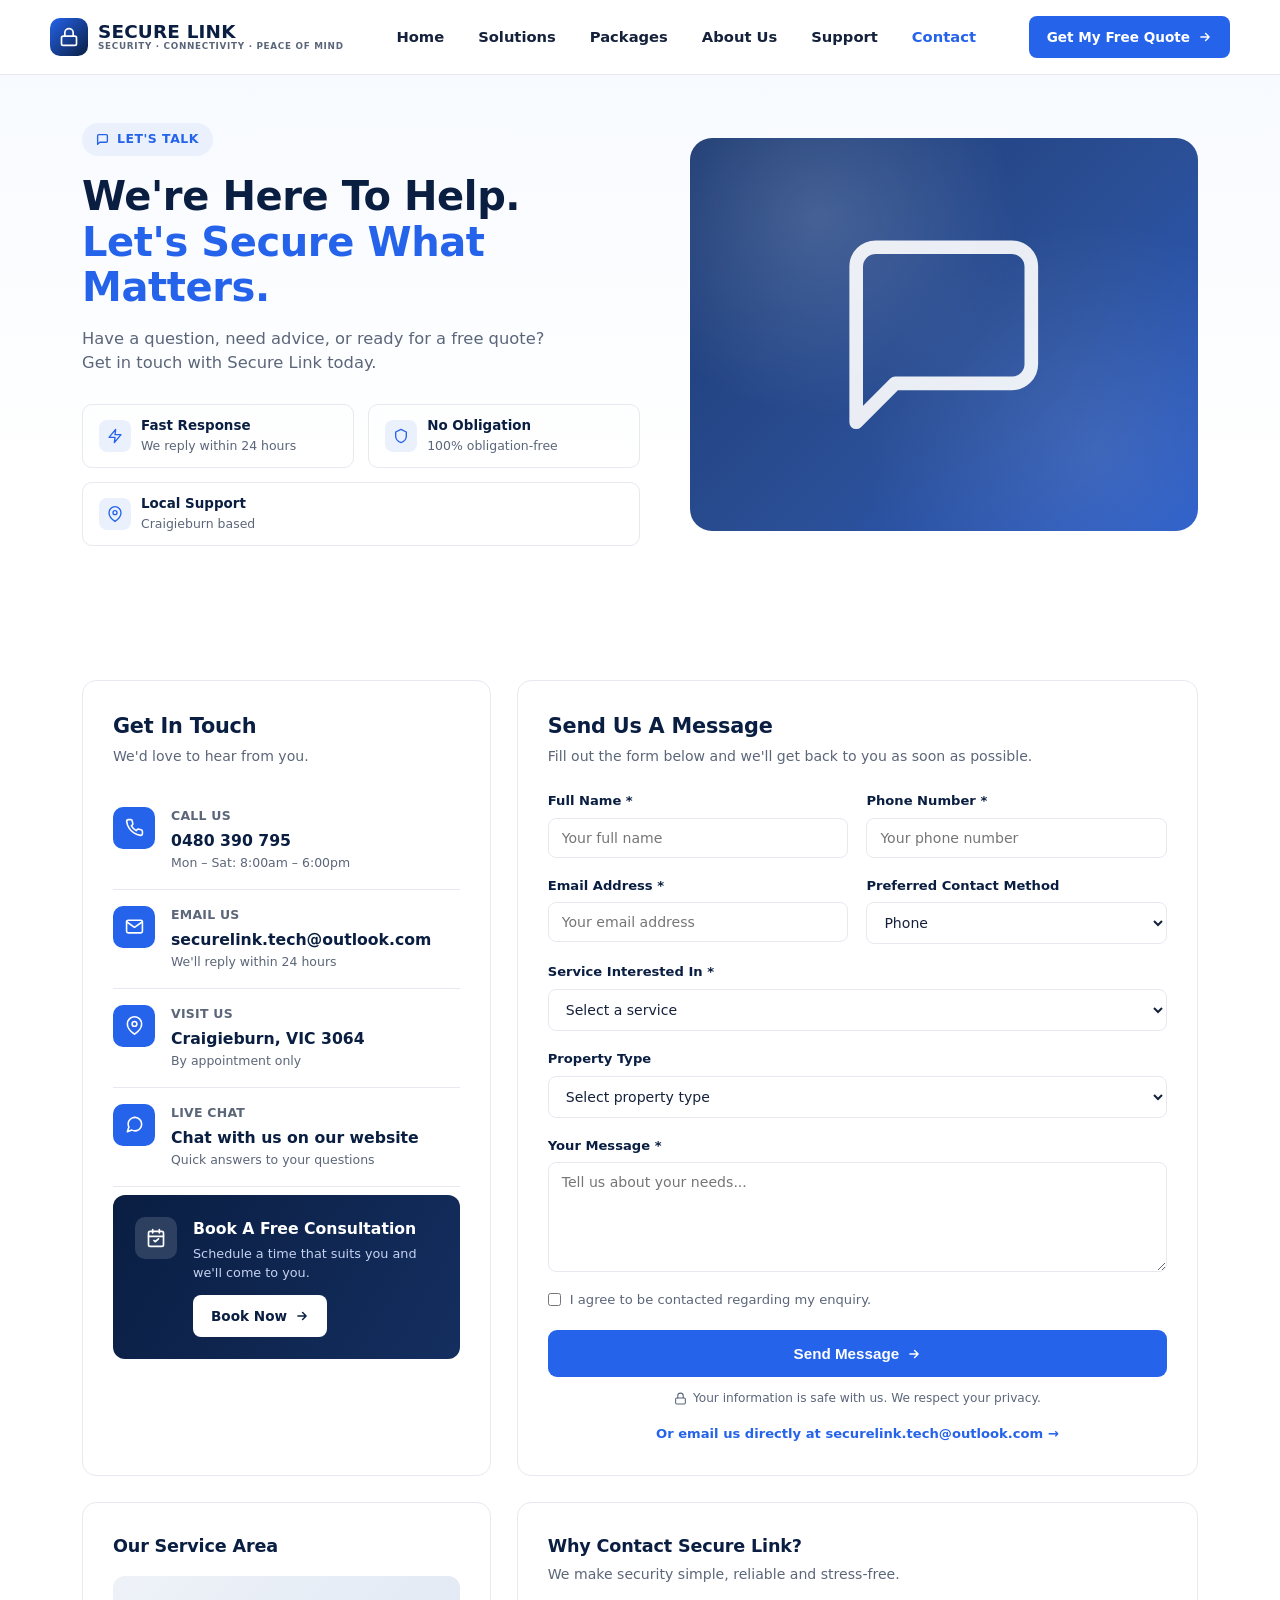
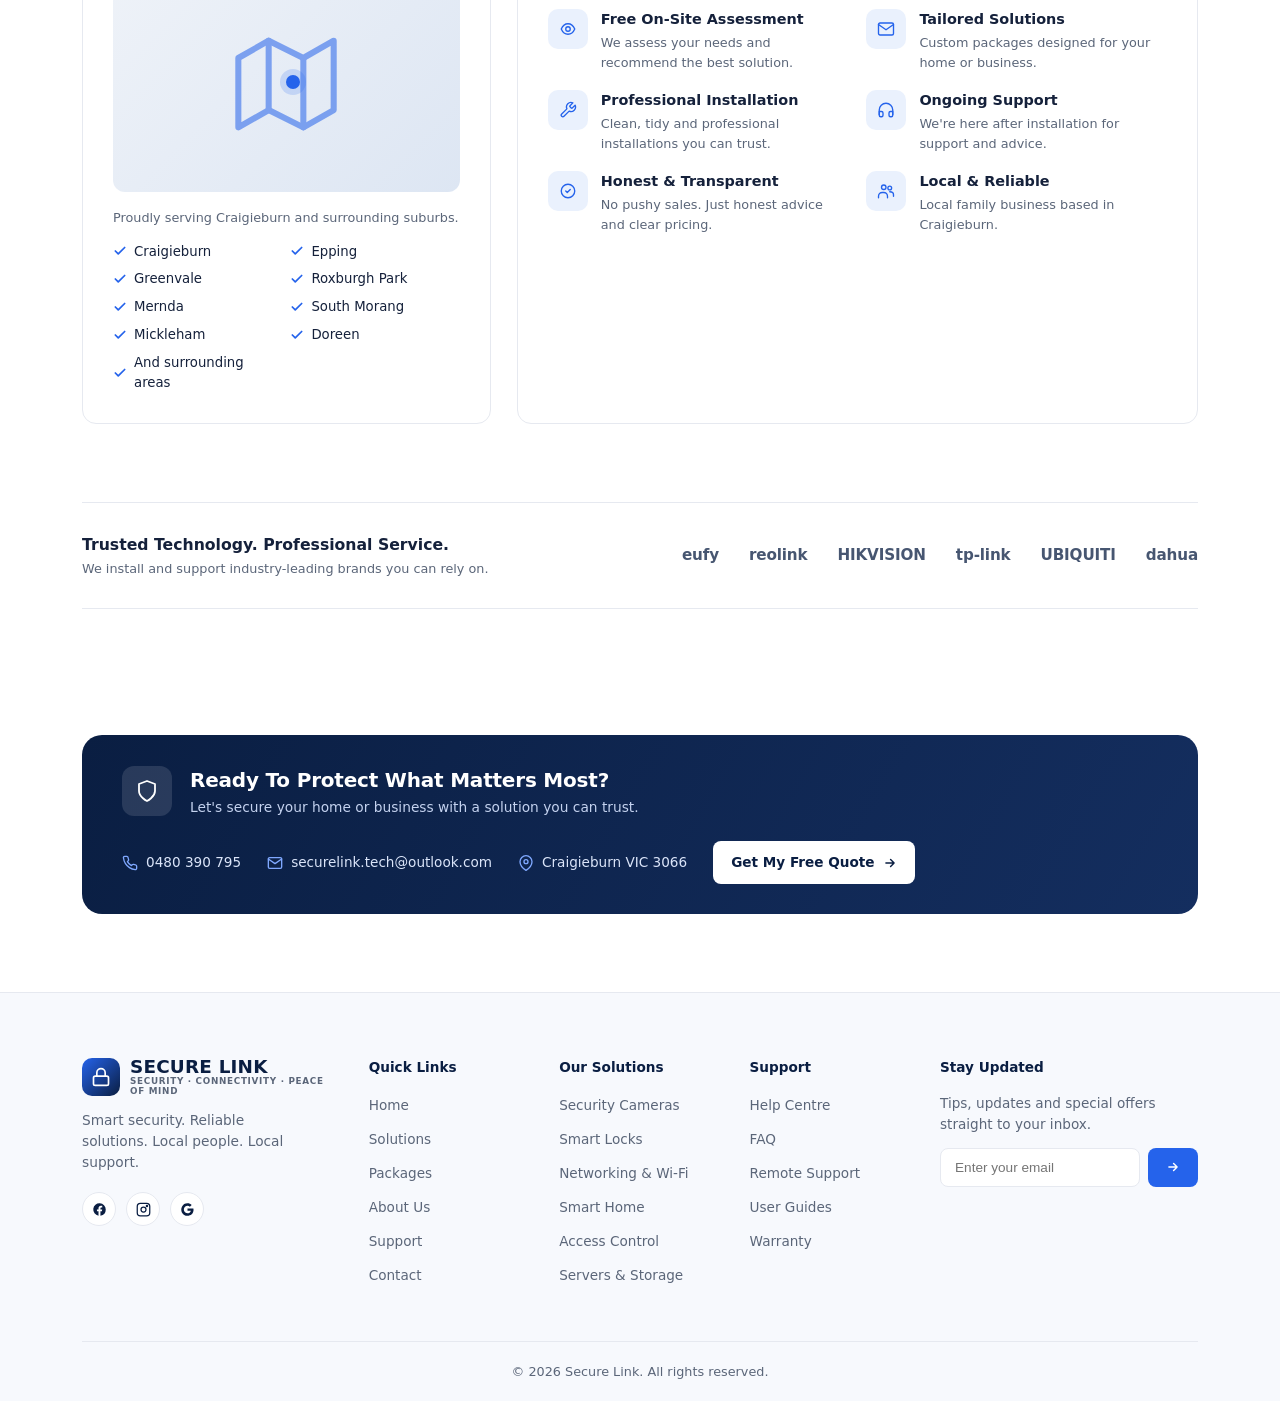
<file: contact.html>
<!DOCTYPE html>
<html lang="en">
<head>
<meta charset="UTF-8">
<meta name="viewport" content="width=device-width, initial-scale=1.0">
<title>Contact — Secure Link</title>
<link rel="stylesheet" href="shared.css">
</head>
<body>

<header>
  <div class="container nav">
    <a href="index.html" class="logo">
      <div class="logo-mark">
        <svg viewBox="0 0 24 24" fill="none" stroke="currentColor" stroke-width="2" stroke-linecap="round" stroke-linejoin="round"><rect x="3" y="11" width="18" height="11" rx="2"/><path d="M7 11V7a5 5 0 0 1 10 0v4"/></svg>
      </div>
      <div class="logo-text-wrap">
        <div class="logo-text">SECURE LINK</div>
        <div class="logo-sub">Security · Connectivity · Peace of Mind</div>
      </div>
    </a>
    <nav class="nav-links">
      <a href="index.html">Home</a>
      <a href="index.html#solutions">Solutions</a>
      <a href="packages.html">Packages</a>
      <a href="about.html">About Us</a>
      <a href="contact.html">Support</a>
      <a href="contact.html" class="active">Contact</a>
    </nav>
    <div class="nav-cta">
      <a href="#message" class="btn btn-primary btn-sm">
        Get My Free Quote
        <svg viewBox="0 0 24 24" fill="none" stroke="currentColor" stroke-width="2.5" stroke-linecap="round" stroke-linejoin="round"><path d="M5 12h14M13 6l6 6-6 6"/></svg>
      </a>
      <button class="menu-toggle" aria-label="Open menu">
        <svg viewBox="0 0 24 24" fill="none" stroke="currentColor" stroke-width="2" stroke-linecap="round" stroke-linejoin="round"><path d="M3 6h18M3 12h18M3 18h18"/></svg>
      </button>
    </div>
  </div>
</header>

<section class="subhero">
  <div class="container subhero-grid">
    <div>
      <span class="eyebrow">
        <svg width="13" height="13" viewBox="0 0 24 24" fill="none" stroke="currentColor" stroke-width="2.5" stroke-linecap="round" stroke-linejoin="round"><path d="M21 15a2 2 0 0 1-2 2H7l-4 4V5a2 2 0 0 1 2-2h14a2 2 0 0 1 2 2z"/></svg>
        Let's Talk
      </span>
      <h1>We're Here To Help.<br><span class="accent">Let's Secure What Matters.</span></h1>
      <p>Have a question, need advice, or ready for a free quote? Get in touch with Secure Link today.</p>
      <div class="subhero-pills">
        <div class="subhero-pill">
          <div class="pill-icon"><svg viewBox="0 0 24 24" fill="none" stroke="currentColor" stroke-width="2" stroke-linecap="round" stroke-linejoin="round"><path d="M13 2L3 14h9l-1 8 10-12h-9l1-8z"/></svg></div>
          <div><strong>Fast Response</strong><span>We reply within 24 hours</span></div>
        </div>
        <div class="subhero-pill">
          <div class="pill-icon"><svg viewBox="0 0 24 24" fill="none" stroke="currentColor" stroke-width="2" stroke-linecap="round" stroke-linejoin="round"><path d="M12 2l8 4v6c0 5-3.4 8.4-8 10-4.6-1.6-8-5-8-10V6l8-4z"/></svg></div>
          <div><strong>No Obligation</strong><span>100% obligation-free</span></div>
        </div>
        <div class="subhero-pill">
          <div class="pill-icon"><svg viewBox="0 0 24 24" fill="none" stroke="currentColor" stroke-width="2" stroke-linecap="round" stroke-linejoin="round"><path d="M21 10c0 7-9 13-9 13s-9-6-9-13a9 9 0 0 1 18 0z"/><circle cx="12" cy="10" r="3"/></svg></div>
          <div><strong>Local Support</strong><span>Craigieburn based</span></div>
        </div>
      </div>
    </div>
    <div class="hero-img-visual">
      <svg viewBox="0 0 24 24" fill="none" stroke="currentColor" stroke-width="1.4" stroke-linecap="round" stroke-linejoin="round"><path d="M21 15a2 2 0 0 1-2 2H7l-4 4V5a2 2 0 0 1 2-2h14a2 2 0 0 1 2 2z"/></svg>
    </div>
  </div>
</section>

<section class="section section-tight" id="message">
  <div class="container">
    <div class="contact-layout">

      <div class="panel">
        <h2>Get In Touch</h2>
        <p class="lead">We'd love to hear from you.</p>

        <div class="contact-row">
          <div class="contact-row-icon"><svg viewBox="0 0 24 24" fill="none" stroke="#fff" stroke-width="2" stroke-linecap="round" stroke-linejoin="round"><path d="M22 16.92v3a2 2 0 0 1-2.18 2 19.79 19.79 0 0 1-8.63-3.07 19.5 19.5 0 0 1-6-6 19.79 19.79 0 0 1-3.07-8.67A2 2 0 0 1 4.11 2h3a2 2 0 0 1 2 1.72c.127.96.362 1.903.7 2.81a2 2 0 0 1-.45 2.11L8.09 9.91a16 16 0 0 0 6 6l1.27-1.27a2 2 0 0 1 2.11-.45c.907.338 1.85.573 2.81.7A2 2 0 0 1 22 16.92z"/></svg></div>
          <div>
            <h4>Call Us</h4>
            <div class="main">0480 390 795</div>
            <div class="sub">Mon – Sat: 8:00am – 6:00pm</div>
          </div>
        </div>

        <div class="contact-row">
          <div class="contact-row-icon"><svg viewBox="0 0 24 24" fill="none" stroke="#fff" stroke-width="2" stroke-linecap="round" stroke-linejoin="round"><path d="M4 4h16c1.1 0 2 .9 2 2v12c0 1.1-.9 2-2 2H4c-1.1 0-2-.9-2-2V6c0-1.1.9-2 2-2z"/><path d="m22 6-10 7L2 6"/></svg></div>
          <div>
            <h4>Email Us</h4>
            <div class="main">securelink.tech@outlook.com</div>
            <div class="sub">We'll reply within 24 hours</div>
          </div>
        </div>

        <div class="contact-row">
          <div class="contact-row-icon"><svg viewBox="0 0 24 24" fill="none" stroke="#fff" stroke-width="2" stroke-linecap="round" stroke-linejoin="round"><path d="M21 10c0 7-9 13-9 13s-9-6-9-13a9 9 0 0 1 18 0z"/><circle cx="12" cy="10" r="3"/></svg></div>
          <div>
            <h4>Visit Us</h4>
            <div class="main">Craigieburn, VIC 3064</div>
            <div class="sub">By appointment only</div>
          </div>
        </div>

        <div class="contact-row">
          <div class="contact-row-icon"><svg viewBox="0 0 24 24" fill="none" stroke="#fff" stroke-width="2" stroke-linecap="round" stroke-linejoin="round"><path d="M21 11.5a8.38 8.38 0 0 1-.9 3.8 8.5 8.5 0 0 1-7.6 4.7 8.38 8.38 0 0 1-3.8-.9L3 21l1.9-5.7a8.38 8.38 0 0 1-.9-3.8 8.5 8.5 0 0 1 4.7-7.6 8.38 8.38 0 0 1 3.8-.9h.5a8.48 8.48 0 0 1 8 8v.5z"/></svg></div>
          <div>
            <h4>Live Chat</h4>
            <div class="main">Chat with us on our website</div>
            <div class="sub">Quick answers to your questions</div>
          </div>
        </div>

        <div class="book-box">
          <div class="book-box-icon"><svg viewBox="0 0 24 24" fill="none" stroke="#fff" stroke-width="2" stroke-linecap="round" stroke-linejoin="round"><rect x="3" y="4" width="18" height="18" rx="2"/><line x1="16" y1="2" x2="16" y2="6"/><line x1="8" y1="2" x2="8" y2="6"/><line x1="3" y1="10" x2="21" y2="10"/><path d="M9.5 15l1.5 1.5L15 13"/></svg></div>
          <div>
            <h4>Book A Free Consultation</h4>
            <p>Schedule a time that suits you and we'll come to you.</p>
            <a href="#message" class="btn btn-white btn-sm">Book Now <svg viewBox="0 0 24 24" fill="none" stroke="currentColor" stroke-width="2.5" stroke-linecap="round" stroke-linejoin="round"><path d="M5 12h14M13 6l6 6-6 6"/></svg></a>
          </div>
        </div>
      </div>

      <div class="panel">
        <h2>Send Us A Message</h2>
        <p class="lead">Fill out the form below and we'll get back to you as soon as possible.</p>

        <!--
          HOW THIS FORM SENDS EMAIL
          This is a static site with no server, so it uses Formspree (a free
          form-to-email service) to deliver submissions to your inbox.

          ONE-TIME SETUP (takes ~2 minutes):
          1. Go to https://formspree.io and sign up free with the email
             address you want enquiries sent to (e.g. securelink.tech@outlook.com).
          2. Create a new form, copy the endpoint it gives you
             (looks like: https://formspree.io/f/abcd1234).
          3. Replace YOUR_FORM_ID below in the form's "action" attribute
             with that ID.
          Until step 3 is done, the form will show an error if submitted —
          the "Email us directly" button below always works with no setup.
        -->
        <form id="enquiry-form" action="https://formspree.io/f/YOUR_FORM_ID" method="POST">
          <div class="form-grid">
            <div class="form-field">
              <label for="fullname">Full Name *</label>
              <input id="fullname" name="full_name" type="text" placeholder="Your full name" required>
            </div>
            <div class="form-field">
              <label for="phone">Phone Number *</label>
              <input id="phone" name="phone" type="tel" placeholder="Your phone number" required>
            </div>
            <div class="form-field">
              <label for="email">Email Address *</label>
              <input id="email" name="email" type="email" placeholder="Your email address" required>
            </div>
            <div class="form-field">
              <label for="prefcontact">Preferred Contact Method</label>
              <select id="prefcontact" name="preferred_contact_method">
                <option>Phone</option>
                <option>Email</option>
                <option>Either</option>
              </select>
            </div>
            <div class="form-field full">
              <label for="service">Service Interested In *</label>
              <select id="service" name="service_interested_in" required>
                <option value="" selected disabled>Select a service</option>
                <option>Security Cameras</option>
                <option>Smart Locks</option>
                <option>Networking &amp; Wi-Fi</option>
                <option>Smart Home</option>
                <option>Access Control</option>
                <option>Servers &amp; Storage</option>
                <option>Custom Package</option>
              </select>
            </div>
            <div class="form-field full">
              <label for="proptype">Property Type</label>
              <select id="proptype" name="property_type">
                <option value="" selected disabled>Select property type</option>
                <option>Residential Home</option>
                <option>Apartment / Unit</option>
                <option>Small Business</option>
                <option>Commercial / Warehouse</option>
              </select>
            </div>
            <div class="form-field full">
              <label for="message">Your Message *</label>
              <textarea id="message" name="message" placeholder="Tell us about your needs..." required></textarea>
            </div>
          </div>
          <label class="form-check">
            <input type="checkbox" required>
            I agree to be contacted regarding my enquiry.
          </label>
          <button type="submit" id="enquiry-submit-btn" class="btn btn-primary" style="width:100%; justify-content:center;">
            <span class="btn-label">Send Message</span>
            <svg viewBox="0 0 24 24" fill="none" stroke="currentColor" stroke-width="2.5" stroke-linecap="round" stroke-linejoin="round"><path d="M5 12h14M13 6l6 6-6 6"/></svg>
          </button>
          <div id="enquiry-status" role="status" aria-live="polite" style="display:none; margin-top:14px; padding:12px 14px; border-radius:8px; font-size:.85rem;"></div>
          <div class="form-note">
            <svg viewBox="0 0 24 24" fill="none" stroke="currentColor" stroke-width="2" stroke-linecap="round" stroke-linejoin="round"><rect x="3" y="11" width="18" height="11" rx="2"/><path d="M7 11V7a5 5 0 0 1 10 0v4"/></svg>
            Your information is safe with us. We respect your privacy.
          </div>
          <div style="text-align:center; margin-top:14px;">
            <a href="mailto:securelink.tech@outlook.com?subject=Website%20Enquiry" style="font-size:.82rem; color:var(--blue); font-weight:700;">
              Or email us directly at securelink.tech@outlook.com →
            </a>
          </div>
        </form>

      </div>

    </div>

    <div class="lower-grid">
      <div class="panel">
        <h2 style="font-size:1.1rem;">Our Service Area</h2>
        <div class="map-box" style="margin-top:16px;">
          <svg viewBox="0 0 24 24" fill="none" stroke="currentColor" stroke-width="1.4" stroke-linecap="round" stroke-linejoin="round"><path d="M1 6v16l7-4 8 4 7-4V2l-7 4-8-4-7 4z"/><path d="M8 2v16M16 6v16"/></svg>
          <div class="map-pin" style="top:46%; left:50%;"></div>
        </div>
        <p class="service-note">Proudly serving Craigieburn and surrounding suburbs.</p>
        <ul class="service-list">
          <li><svg viewBox="0 0 24 24" fill="none" stroke="currentColor" stroke-width="3" stroke-linecap="round" stroke-linejoin="round"><path d="M20 6L9 17l-5-5"/></svg> Craigieburn</li>
          <li><svg viewBox="0 0 24 24" fill="none" stroke="currentColor" stroke-width="3" stroke-linecap="round" stroke-linejoin="round"><path d="M20 6L9 17l-5-5"/></svg> Epping</li>
          <li><svg viewBox="0 0 24 24" fill="none" stroke="currentColor" stroke-width="3" stroke-linecap="round" stroke-linejoin="round"><path d="M20 6L9 17l-5-5"/></svg> Greenvale</li>
          <li><svg viewBox="0 0 24 24" fill="none" stroke="currentColor" stroke-width="3" stroke-linecap="round" stroke-linejoin="round"><path d="M20 6L9 17l-5-5"/></svg> Roxburgh Park</li>
          <li><svg viewBox="0 0 24 24" fill="none" stroke="currentColor" stroke-width="3" stroke-linecap="round" stroke-linejoin="round"><path d="M20 6L9 17l-5-5"/></svg> Mernda</li>
          <li><svg viewBox="0 0 24 24" fill="none" stroke="currentColor" stroke-width="3" stroke-linecap="round" stroke-linejoin="round"><path d="M20 6L9 17l-5-5"/></svg> South Morang</li>
          <li><svg viewBox="0 0 24 24" fill="none" stroke="currentColor" stroke-width="3" stroke-linecap="round" stroke-linejoin="round"><path d="M20 6L9 17l-5-5"/></svg> Mickleham</li>
          <li><svg viewBox="0 0 24 24" fill="none" stroke="currentColor" stroke-width="3" stroke-linecap="round" stroke-linejoin="round"><path d="M20 6L9 17l-5-5"/></svg> Doreen</li>
          <li><svg viewBox="0 0 24 24" fill="none" stroke="currentColor" stroke-width="3" stroke-linecap="round" stroke-linejoin="round"><path d="M20 6L9 17l-5-5"/></svg> And surrounding areas</li>
        </ul>
      </div>

      <div class="panel">
        <h2 style="font-size:1.1rem;">Why Contact Secure Link?</h2>
        <p class="lead">We make security simple, reliable and stress-free.</p>
        <div class="why-contact-grid">
          <div class="wc-item">
            <div class="wc-icon"><svg viewBox="0 0 24 24" fill="none" stroke="currentColor" stroke-width="1.8" stroke-linecap="round" stroke-linejoin="round"><circle cx="12" cy="12" r="3"/><path d="M3 12s3-7 9-7 9 7 9 7-3 7-9 7-9-7-9-7z"/></svg></div>
            <div><h4>Free On-Site Assessment</h4><p>We assess your needs and recommend the best solution.</p></div>
          </div>
          <div class="wc-item">
            <div class="wc-icon"><svg viewBox="0 0 24 24" fill="none" stroke="currentColor" stroke-width="1.8" stroke-linecap="round" stroke-linejoin="round"><path d="M4 4h16c1.1 0 2 .9 2 2v12c0 1.1-.9 2-2 2H4c-1.1 0-2-.9-2-2V6c0-1.1.9-2 2-2z"/><path d="m22 6-10 7L2 6"/></svg></div>
            <div><h4>Tailored Solutions</h4><p>Custom packages designed for your home or business.</p></div>
          </div>
          <div class="wc-item">
            <div class="wc-icon"><svg viewBox="0 0 24 24" fill="none" stroke="currentColor" stroke-width="1.8" stroke-linecap="round" stroke-linejoin="round"><path d="M14.7 6.3a1 1 0 0 0 0 1.4l1.6 1.6a1 1 0 0 0 1.4 0l3.77-3.77a6 6 0 0 1-7.94 7.94l-6.91 6.91a2.12 2.12 0 0 1-3-3l6.91-6.91a6 6 0 0 1 7.94-7.94l-3.76 3.76z"/></svg></div>
            <div><h4>Professional Installation</h4><p>Clean, tidy and professional installations you can trust.</p></div>
          </div>
          <div class="wc-item">
            <div class="wc-icon"><svg viewBox="0 0 24 24" fill="none" stroke="currentColor" stroke-width="1.8" stroke-linecap="round" stroke-linejoin="round"><path d="M3 18v-6a9 9 0 0 1 18 0v6"/><path d="M21 19a2 2 0 0 1-2 2h-1a2 2 0 0 1-2-2v-3a2 2 0 0 1 2-2h3zM3 19a2 2 0 0 0 2 2h1a2 2 0 0 0 2-2v-3a2 2 0 0 0-2-2H3z"/></svg></div>
            <div><h4>Ongoing Support</h4><p>We're here after installation for support and advice.</p></div>
          </div>
          <div class="wc-item">
            <div class="wc-icon"><svg viewBox="0 0 24 24" fill="none" stroke="currentColor" stroke-width="1.8" stroke-linecap="round" stroke-linejoin="round"><path d="M9 12l2 2 4-4M21 12c0 4.97-4.03 9-9 9s-9-4.03-9-9 4.03-9 9-9 9 4.03 9 9z"/></svg></div>
            <div><h4>Honest &amp; Transparent</h4><p>No pushy sales. Just honest advice and clear pricing.</p></div>
          </div>
          <div class="wc-item">
            <div class="wc-icon"><svg viewBox="0 0 24 24" fill="none" stroke="currentColor" stroke-width="1.8" stroke-linecap="round" stroke-linejoin="round"><circle cx="9" cy="7" r="3"/><path d="M2 21v-2a5 5 0 0 1 5-5h2a5 5 0 0 1 5 5v2"/><circle cx="17" cy="8" r="2.5"/><path d="M17 13c2.5 0 5 1.5 5 4v2"/></svg></div>
            <div><h4>Local &amp; Reliable</h4><p>Local family business based in Craigieburn.</p></div>
          </div>
        </div>
      </div>
    </div>

  </div>
</section>

<section class="section" style="padding-top:0;">
  <div class="container">
    <div class="brands-strip">
      <div class="brands-strip-text">
        <h4>Trusted Technology. Professional Service.</h4>
        <p>We install and support industry-leading brands you can rely on.</p>
      </div>
      <div class="brands-logos">
        <span class="brand-logo">eufy</span>
        <span class="brand-logo">reolink</span>
        <span class="brand-logo">HIKVISION</span>
        <span class="brand-logo">tp-link</span>
        <span class="brand-logo">UBIQUITI</span>
        <span class="brand-logo">dahua</span>
      </div>
    </div>
  </div>
</section>

<section class="section" style="padding-top:48px;">
  <div class="container">
    <div class="strip-banner">
      <div class="strip-left">
        <div class="strip-icon">
          <svg viewBox="0 0 24 24" fill="none" stroke="currentColor" stroke-width="1.8" stroke-linecap="round" stroke-linejoin="round"><path d="M12 22s8-4 8-10V5l-8-3-8 3v7c0 6 8 10 8 10z"/></svg>
        </div>
        <div>
          <h2>Ready To Protect What Matters Most?</h2>
          <p>Let's secure your home or business with a solution you can trust.</p>
        </div>
      </div>
      <div class="strip-right">
        <span class="strip-contact"><svg viewBox="0 0 24 24" fill="none" stroke="currentColor" stroke-width="2" stroke-linecap="round" stroke-linejoin="round"><path d="M22 16.92v3a2 2 0 0 1-2.18 2 19.79 19.79 0 0 1-8.63-3.07 19.5 19.5 0 0 1-6-6 19.79 19.79 0 0 1-3.07-8.67A2 2 0 0 1 4.11 2h3a2 2 0 0 1 2 1.72c.127.96.362 1.903.7 2.81a2 2 0 0 1-.45 2.11L8.09 9.91a16 16 0 0 0 6 6l1.27-1.27a2 2 0 0 1 2.11-.45c.907.338 1.85.573 2.81.7A2 2 0 0 1 22 16.92z"/></svg> 0480 390 795</span>
        <span class="strip-contact"><svg viewBox="0 0 24 24" fill="none" stroke="currentColor" stroke-width="2" stroke-linecap="round" stroke-linejoin="round"><path d="M4 4h16c1.1 0 2 .9 2 2v12c0 1.1-.9 2-2 2H4c-1.1 0-2-.9-2-2V6c0-1.1.9-2 2-2z"/><path d="m22 6-10 7L2 6"/></svg> securelink.tech@outlook.com</span>
        <span class="strip-contact"><svg viewBox="0 0 24 24" fill="none" stroke="currentColor" stroke-width="2" stroke-linecap="round" stroke-linejoin="round"><path d="M21 10c0 7-9 13-9 13s-9-6-9-13a9 9 0 0 1 18 0z"/><circle cx="12" cy="10" r="3"/></svg> Craigieburn VIC 3066</span>
        <a href="#message" class="btn btn-white btn-sm">Get My Free Quote <svg viewBox="0 0 24 24" fill="none" stroke="currentColor" stroke-width="2.5" stroke-linecap="round" stroke-linejoin="round"><path d="M5 12h14M13 6l6 6-6 6"/></svg></a>
      </div>
    </div>
  </div>
</section>

<footer>
  <div class="container">
    <div class="footer-grid">
      <div class="footer-brand">
        <div class="footer-logo">
          <div class="logo-mark">
            <svg viewBox="0 0 24 24" fill="none" stroke="currentColor" stroke-width="2" stroke-linecap="round" stroke-linejoin="round"><rect x="3" y="11" width="18" height="11" rx="2"/><path d="M7 11V7a5 5 0 0 1 10 0v4"/></svg>
          </div>
          <div class="logo-text-wrap">
            <div class="logo-text">SECURE LINK</div>
            <div class="logo-sub">Security · Connectivity · Peace of Mind</div>
          </div>
        </div>
        <p>Smart security. Reliable solutions. Local people. Local support.</p>
        <div class="social-row">
          <a href="#" class="social-icon" aria-label="Facebook"><svg viewBox="0 0 24 24" fill="currentColor"><path d="M22 12a10 10 0 1 0-11.6 9.9v-7H7.9V12h2.5V9.8c0-2.5 1.5-3.9 3.8-3.9 1.1 0 2.2.2 2.2.2v2.5h-1.3c-1.2 0-1.6.8-1.6 1.6V12h2.8l-.4 2.9h-2.4v7A10 10 0 0 0 22 12z"/></svg></a>
          <a href="#" class="social-icon" aria-label="Instagram"><svg viewBox="0 0 24 24" fill="none" stroke="currentColor" stroke-width="2"><rect x="2" y="2" width="20" height="20" rx="5"/><circle cx="12" cy="12" r="4"/><circle cx="17.5" cy="6.5" r="1"/></svg></a>
          <a href="#" class="social-icon" aria-label="Google"><svg viewBox="0 0 24 24" fill="currentColor"><path d="M21.6 12.2c0-.7-.1-1.4-.2-2H12v3.9h5.4a4.6 4.6 0 0 1-2 3v2.5h3.3c1.9-1.8 3-4.4 3-7.4z"/><path d="M12 22c2.7 0 4.9-.9 6.6-2.4l-3.3-2.5c-.9.6-2 1-3.3 1-2.6 0-4.7-1.7-5.5-4.1H3.1v2.6A10 10 0 0 0 12 22z"/><path d="M6.5 14c-.2-.6-.3-1.3-.3-2s.1-1.4.3-2V7.4H3.1A10 10 0 0 0 2 12c0 1.6.4 3.2 1.1 4.6l3.4-2.6z"/><path d="M12 6c1.5 0 2.8.5 3.8 1.5l2.9-2.9C16.9 2.9 14.7 2 12 2A10 10 0 0 0 3.1 7.4l3.4 2.6C7.3 7.7 9.4 6 12 6z"/></svg></a>
        </div>
      </div>
      <div class="footer-col">
        <h4>Quick Links</h4>
        <ul>
          <li><a href="index.html">Home</a></li>
          <li><a href="index.html#solutions">Solutions</a></li>
          <li><a href="packages.html">Packages</a></li>
          <li><a href="about.html">About Us</a></li>
          <li><a href="contact.html">Support</a></li>
          <li><a href="contact.html">Contact</a></li>
        </ul>
      </div>
      <div class="footer-col">
        <h4>Our Solutions</h4>
        <ul>
          <li><a href="index.html#solutions">Security Cameras</a></li>
          <li><a href="index.html#solutions">Smart Locks</a></li>
          <li><a href="index.html#solutions">Networking &amp; Wi-Fi</a></li>
          <li><a href="index.html#solutions">Smart Home</a></li>
          <li><a href="index.html#solutions">Access Control</a></li>
          <li><a href="index.html#solutions">Servers &amp; Storage</a></li>
        </ul>
      </div>
      <div class="footer-col">
        <h4>Support</h4>
        <ul>
          <li><a href="contact.html">Help Centre</a></li>
          <li><a href="index.html#support">FAQ</a></li>
          <li><a href="contact.html">Remote Support</a></li>
          <li><a href="#">User Guides</a></li>
          <li><a href="#">Warranty</a></li>
        </ul>
      </div>
      <div class="footer-col footer-news">
        <h4>Stay Updated</h4>
        <p>Tips, updates and special offers straight to your inbox.</p>
        <form class="news-form" onsubmit="return false;">
          <input type="email" placeholder="Enter your email" aria-label="Email address">
          <button type="submit" class="btn btn-primary btn-sm">
            <svg viewBox="0 0 24 24" fill="none" stroke="currentColor" stroke-width="2.5" stroke-linecap="round" stroke-linejoin="round"><path d="M5 12h14M13 6l6 6-6 6"/></svg>
          </button>
        </form>
      </div>
    </div>
    <div class="footer-bottom">
      © 2026 Secure Link. All rights reserved.
    </div>
  </div>
</footer>

<script>
(function () {
  var form = document.getElementById('enquiry-form');
  var statusBox = document.getElementById('enquiry-status');
  var submitBtn = document.getElementById('enquiry-submit-btn');
  var btnLabel = submitBtn.querySelector('.btn-label');

  function showStatus(message, kind) {
    statusBox.style.display = 'block';
    statusBox.textContent = message;
    if (kind === 'success') {
      statusBox.style.background = '#eafaf0';
      statusBox.style.color = '#16653f';
      statusBox.style.border = '1px solid #bdeccd';
    } else {
      statusBox.style.background = '#fdf2f2';
      statusBox.style.color = '#9b1c1c';
      statusBox.style.border = '1px solid #f6c4c4';
    }
  }

  form.addEventListener('submit', function (e) {
    e.preventDefault();

    if (form.action.indexOf('YOUR_FORM_ID') !== -1) {
      showStatus(
        "This form isn't connected to an email service yet. Please use the \u201cEmail us directly\u201d button below, or call 0480 390 795.",
        'error'
      );
      return;
    }

    submitBtn.disabled = true;
    btnLabel.textContent = 'Sending…';

    fetch(form.action, {
      method: 'POST',
      body: new FormData(form),
      headers: { 'Accept': 'application/json' }
    })
      .then(function (response) {
        if (response.ok) {
          showStatus("Thanks — your message has been sent. We'll get back to you within 24 hours.", 'success');
          form.reset();
        } else {
          return response.json().then(function (data) {
            var msg = (data && data.errors && data.errors.length)
              ? data.errors.map(function (er) { return er.message; }).join(', ')
              : 'Something went wrong sending your message.';
            showStatus(msg + ' Please try again or call us on 0480 390 795.', 'error');
          });
        }
      })
      .catch(function () {
        showStatus('Something went wrong sending your message. Please try again or call us on 0480 390 795.', 'error');
      })
      .finally(function () {
        submitBtn.disabled = false;
        btnLabel.textContent = 'Send Message';
      });
  });
})();
</script>

</body>
</html>
</file>
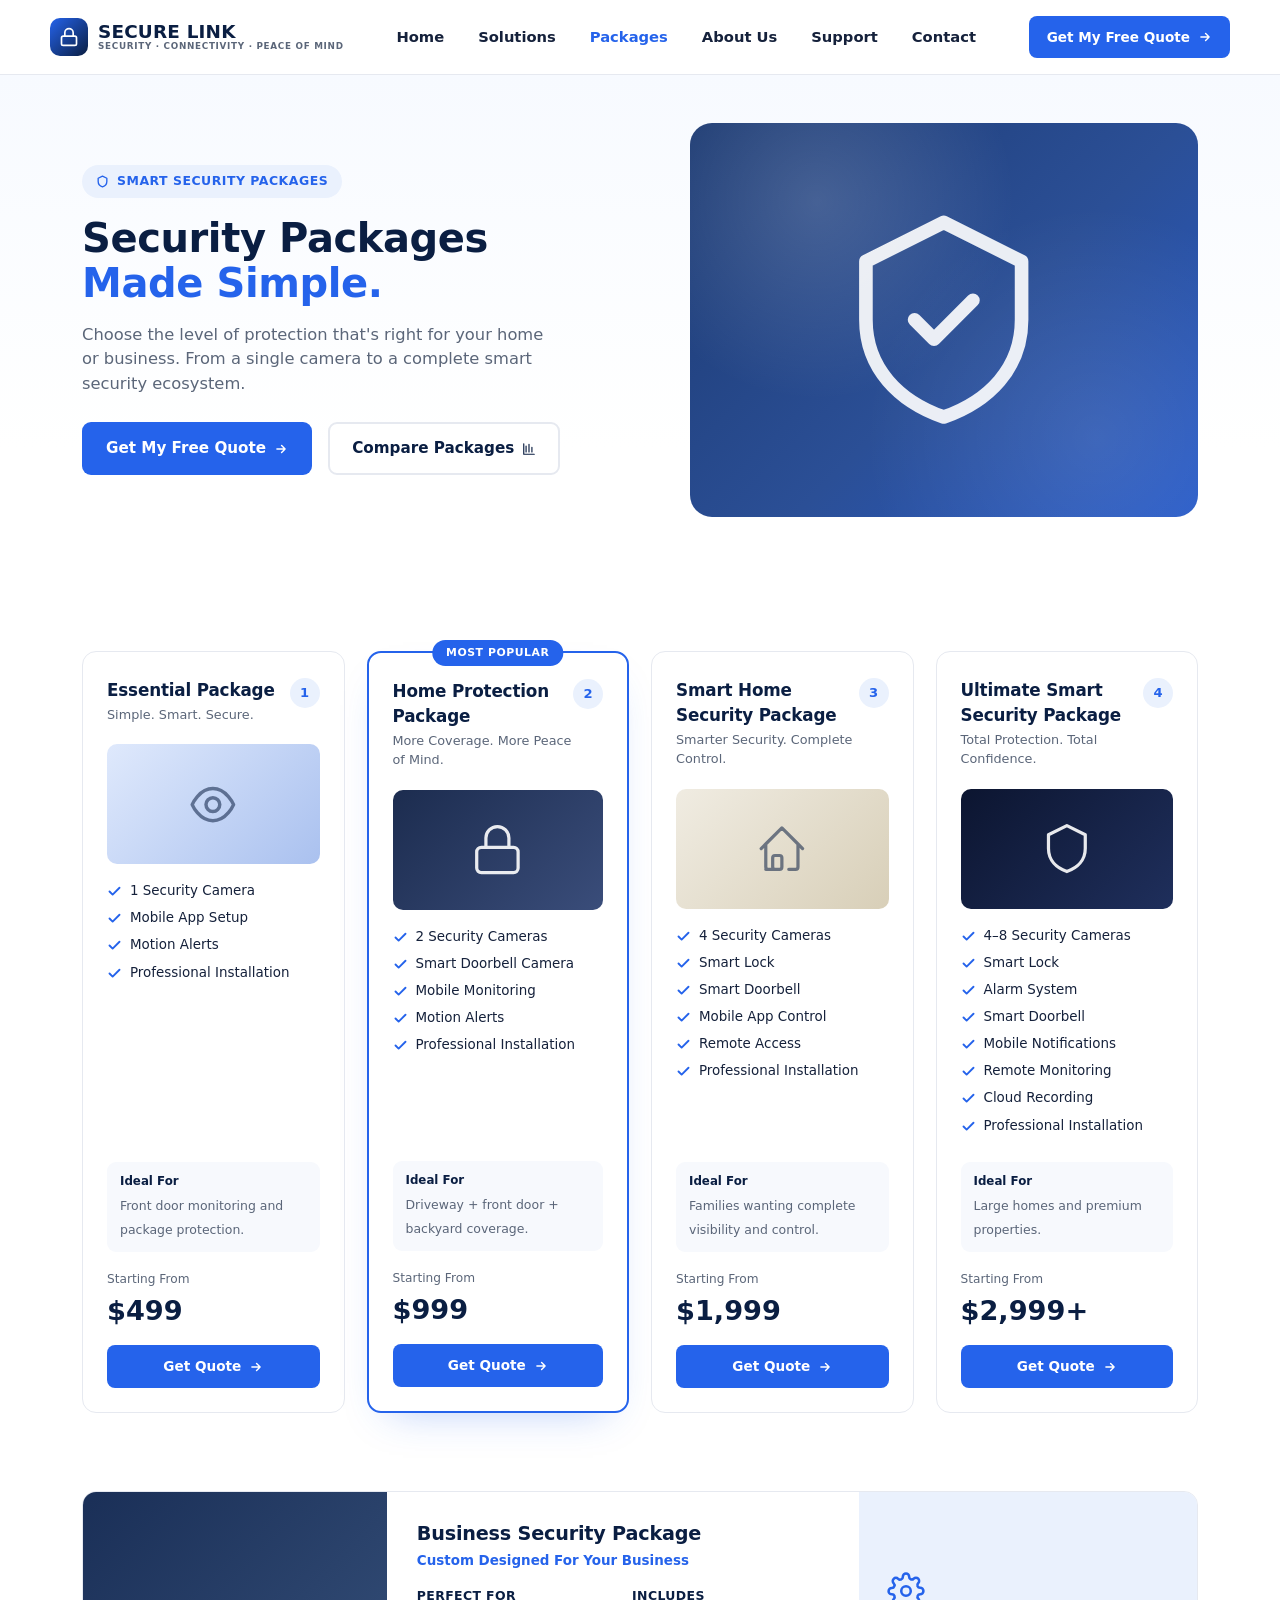
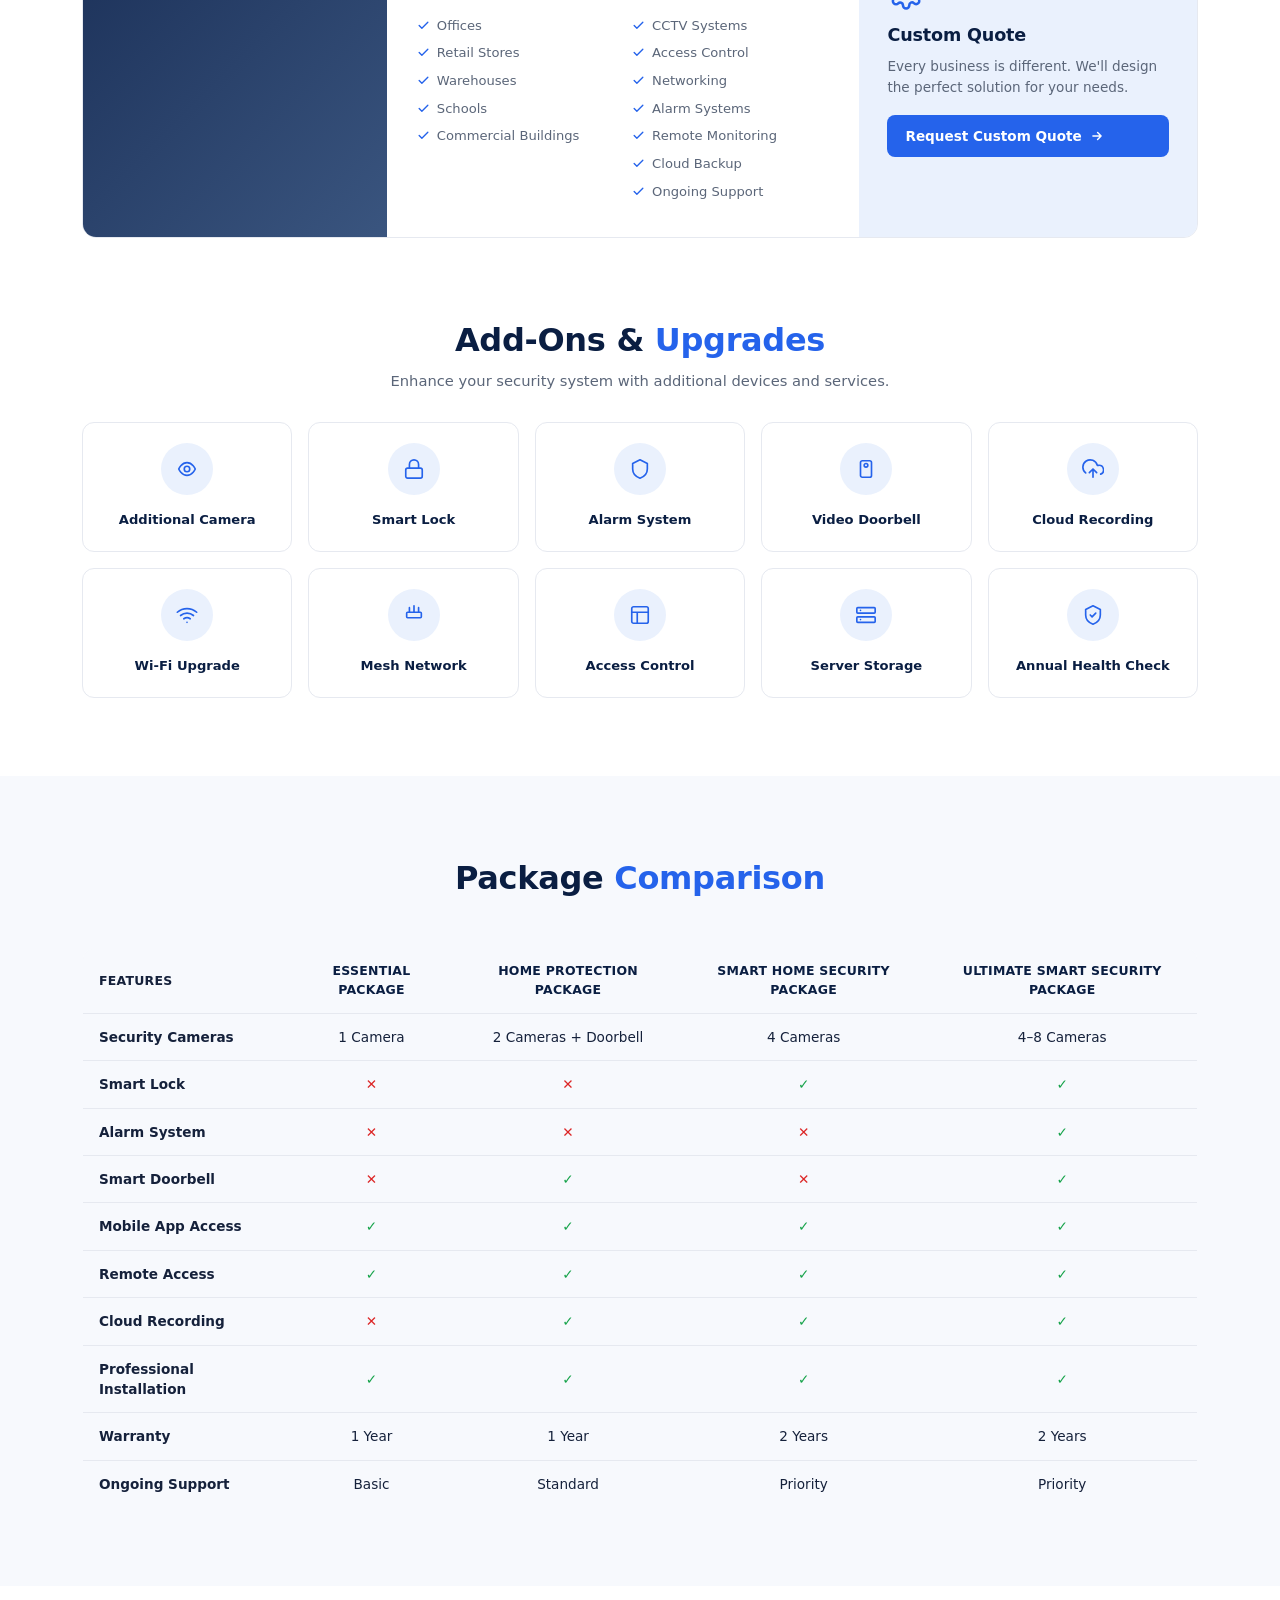
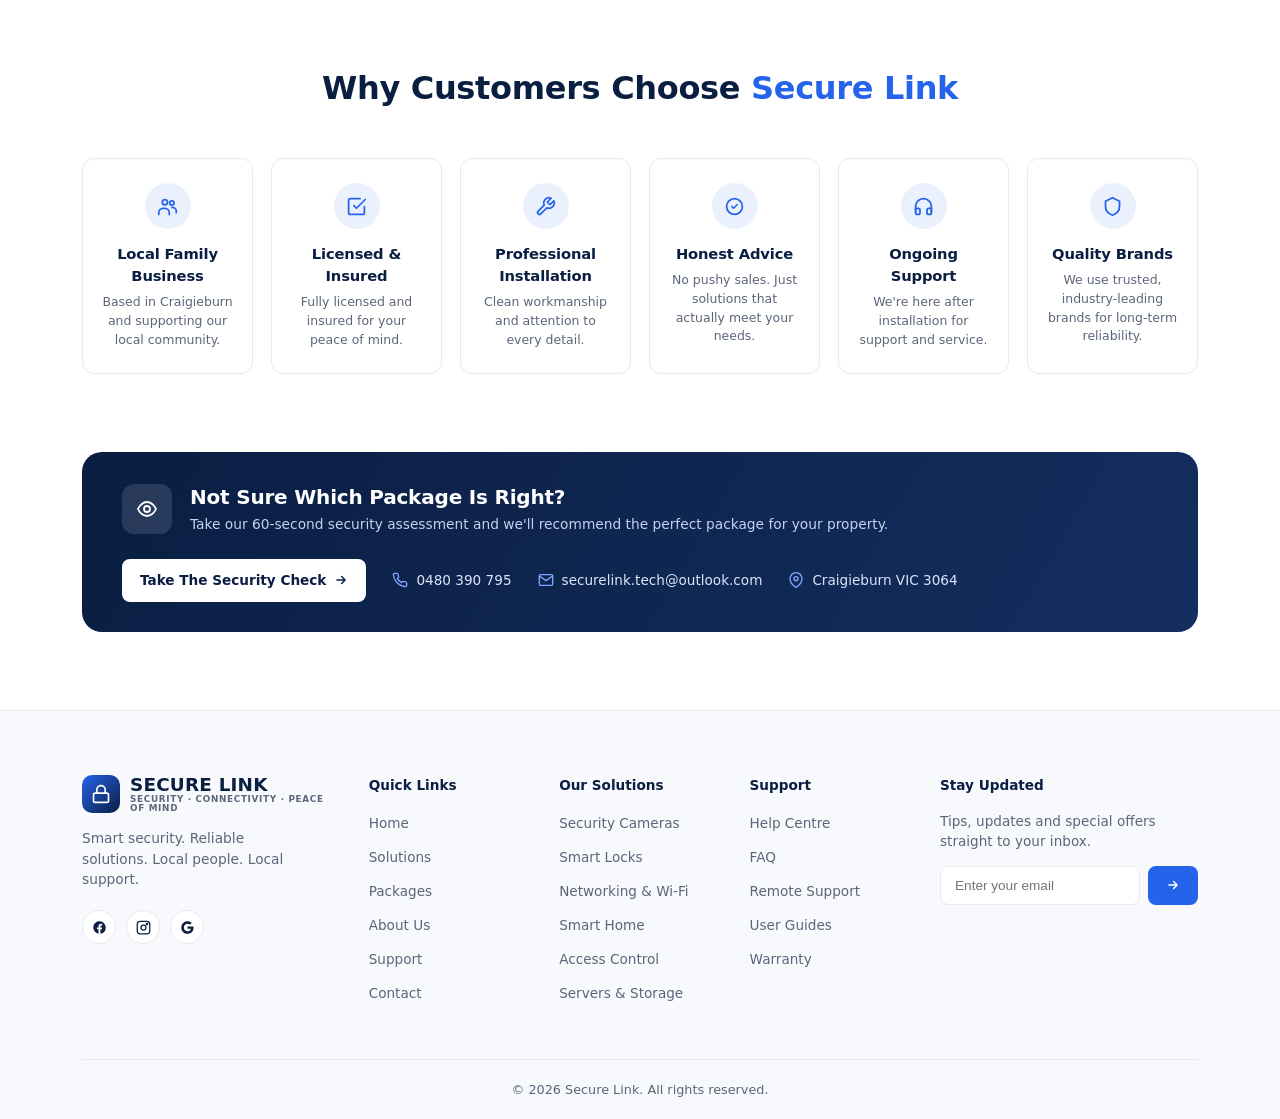
<file: packages.html>
<!DOCTYPE html>
<html lang="en">
<head>
<meta charset="UTF-8">
<meta name="viewport" content="width=device-width, initial-scale=1.0">
<title>Packages — Secure Link</title>
<link rel="stylesheet" href="shared.css">
</head>
<body>

<header>
  <div class="container nav">
    <a href="index.html" class="logo">
      <div class="logo-mark">
        <svg viewBox="0 0 24 24" fill="none" stroke="currentColor" stroke-width="2" stroke-linecap="round" stroke-linejoin="round"><rect x="3" y="11" width="18" height="11" rx="2"/><path d="M7 11V7a5 5 0 0 1 10 0v4"/></svg>
      </div>
      <div class="logo-text-wrap">
        <div class="logo-text">SECURE LINK</div>
        <div class="logo-sub">Security · Connectivity · Peace of Mind</div>
      </div>
    </a>
    <nav class="nav-links">
      <a href="index.html">Home</a>
      <a href="index.html#solutions">Solutions</a>
      <a href="packages.html" class="active">Packages</a>
      <a href="about.html">About Us</a>
      <a href="contact.html">Support</a>
      <a href="contact.html">Contact</a>
    </nav>
    <div class="nav-cta">
      <a href="contact.html" class="btn btn-primary btn-sm">
        Get My Free Quote
        <svg viewBox="0 0 24 24" fill="none" stroke="currentColor" stroke-width="2.5" stroke-linecap="round" stroke-linejoin="round"><path d="M5 12h14M13 6l6 6-6 6"/></svg>
      </a>
      <button class="menu-toggle" aria-label="Open menu">
        <svg viewBox="0 0 24 24" fill="none" stroke="currentColor" stroke-width="2" stroke-linecap="round" stroke-linejoin="round"><path d="M3 6h18M3 12h18M3 18h18"/></svg>
      </button>
    </div>
  </div>
</header>

<section class="subhero">
  <div class="container subhero-grid">
    <div>
      <span class="eyebrow">
        <svg width="13" height="13" viewBox="0 0 24 24" fill="none" stroke="currentColor" stroke-width="2.5" stroke-linecap="round" stroke-linejoin="round"><path d="M12 2l8 4v6c0 5-3.4 8.4-8 10-4.6-1.6-8-5-8-10V6l8-4z"/></svg>
        Smart Security Packages
      </span>
      <h1>Security Packages<br><span class="accent">Made Simple.</span></h1>
      <p>Choose the level of protection that's right for your home or business. From a single camera to a complete smart security ecosystem.</p>
      <div class="subhero-ctas">
        <a href="contact.html" class="btn btn-primary">
          Get My Free Quote
          <svg viewBox="0 0 24 24" fill="none" stroke="currentColor" stroke-width="2.5" stroke-linecap="round" stroke-linejoin="round"><path d="M5 12h14M13 6l6 6-6 6"/></svg>
        </a>
        <a href="#comparison" class="btn btn-outline">
          Compare Packages
          <svg viewBox="0 0 24 24" fill="none" stroke="currentColor" stroke-width="2" stroke-linecap="round" stroke-linejoin="round"><path d="M3 3v18h18M7 7v10M12 4v13M17 9v8"/></svg>
        </a>
      </div>
    </div>
    <div class="hero-img-visual">
      <svg viewBox="0 0 24 24" fill="none" stroke="currentColor" stroke-width="1.4" stroke-linecap="round" stroke-linejoin="round"><path d="M12 2l8 4v6c0 5-3.4 8.4-8 10-4.6-1.6-8-5-8-10V6l8-4z"/><path d="M9 12l2 2 4-4"/></svg>
    </div>
  </div>
</section>

<section class="section section-tight">
  <div class="container">
    <div class="pricing-grid">

      <div class="price-card">
        <div class="price-card-head">
          <div>
            <h3>Essential Package</h3>
            <div class="price-tag">Simple. Smart. Secure.</div>
          </div>
          <div class="price-num">1</div>
        </div>
        <div class="price-thumb" style="--c1:#dfe9fc;--c2:#aac1ef;">
          <svg viewBox="0 0 24 24" fill="none" stroke="currentColor" stroke-width="1.5" stroke-linecap="round" stroke-linejoin="round"><circle cx="12" cy="12" r="3"/><path d="M3 12s3-7 9-7 9 7 9 7-3 7-9 7-9-7-9-7z"/></svg>
        </div>
        <ul class="price-features">
          <li><svg viewBox="0 0 24 24" fill="none" stroke="currentColor" stroke-width="3" stroke-linecap="round" stroke-linejoin="round"><path d="M20 6L9 17l-5-5"/></svg> 1 Security Camera</li>
          <li><svg viewBox="0 0 24 24" fill="none" stroke="currentColor" stroke-width="3" stroke-linecap="round" stroke-linejoin="round"><path d="M20 6L9 17l-5-5"/></svg> Mobile App Setup</li>
          <li><svg viewBox="0 0 24 24" fill="none" stroke="currentColor" stroke-width="3" stroke-linecap="round" stroke-linejoin="round"><path d="M20 6L9 17l-5-5"/></svg> Motion Alerts</li>
          <li><svg viewBox="0 0 24 24" fill="none" stroke="currentColor" stroke-width="3" stroke-linecap="round" stroke-linejoin="round"><path d="M20 6L9 17l-5-5"/></svg> Professional Installation</li>
        </ul>
        <div class="price-ideal">
          <strong>Ideal For</strong>
          <span>Front door monitoring and package protection.</span>
        </div>
        <div class="price-from">Starting From</div>
        <div class="price-amount">$499</div>
        <a href="contact.html" class="btn btn-primary btn-sm" style="justify-content:center;">Get Quote <svg viewBox="0 0 24 24" fill="none" stroke="currentColor" stroke-width="2.5" stroke-linecap="round" stroke-linejoin="round"><path d="M5 12h14M13 6l6 6-6 6"/></svg></a>
      </div>

      <div class="price-card popular">
        <span class="popular-tag">Most Popular</span>
        <div class="price-card-head">
          <div>
            <h3>Home Protection Package</h3>
            <div class="price-tag">More Coverage. More Peace of Mind.</div>
          </div>
          <div class="price-num">2</div>
        </div>
        <div class="price-thumb" style="--c1:#1c2c4f;--c2:#3a4d7a;">
          <svg viewBox="0 0 24 24" fill="none" stroke="#fff" stroke-width="1.4" stroke-linecap="round" stroke-linejoin="round" style="opacity:.9;"><rect x="3" y="11" width="18" height="11" rx="2"/><path d="M7 11V7a5 5 0 0 1 10 0v4"/></svg>
        </div>
        <ul class="price-features">
          <li><svg viewBox="0 0 24 24" fill="none" stroke="currentColor" stroke-width="3" stroke-linecap="round" stroke-linejoin="round"><path d="M20 6L9 17l-5-5"/></svg> 2 Security Cameras</li>
          <li><svg viewBox="0 0 24 24" fill="none" stroke="currentColor" stroke-width="3" stroke-linecap="round" stroke-linejoin="round"><path d="M20 6L9 17l-5-5"/></svg> Smart Doorbell Camera</li>
          <li><svg viewBox="0 0 24 24" fill="none" stroke="currentColor" stroke-width="3" stroke-linecap="round" stroke-linejoin="round"><path d="M20 6L9 17l-5-5"/></svg> Mobile Monitoring</li>
          <li><svg viewBox="0 0 24 24" fill="none" stroke="currentColor" stroke-width="3" stroke-linecap="round" stroke-linejoin="round"><path d="M20 6L9 17l-5-5"/></svg> Motion Alerts</li>
          <li><svg viewBox="0 0 24 24" fill="none" stroke="currentColor" stroke-width="3" stroke-linecap="round" stroke-linejoin="round"><path d="M20 6L9 17l-5-5"/></svg> Professional Installation</li>
        </ul>
        <div class="price-ideal">
          <strong>Ideal For</strong>
          <span>Driveway + front door + backyard coverage.</span>
        </div>
        <div class="price-from">Starting From</div>
        <div class="price-amount">$999</div>
        <a href="contact.html" class="btn btn-primary btn-sm" style="justify-content:center;">Get Quote <svg viewBox="0 0 24 24" fill="none" stroke="currentColor" stroke-width="2.5" stroke-linecap="round" stroke-linejoin="round"><path d="M5 12h14M13 6l6 6-6 6"/></svg></a>
      </div>

      <div class="price-card">
        <div class="price-card-head">
          <div>
            <h3>Smart Home Security Package</h3>
            <div class="price-tag">Smarter Security. Complete Control.</div>
          </div>
          <div class="price-num">3</div>
        </div>
        <div class="price-thumb" style="--c1:#f0ece2;--c2:#d8cfb8;">
          <svg viewBox="0 0 24 24" fill="none" stroke="currentColor" stroke-width="1.4" stroke-linecap="round" stroke-linejoin="round"><path d="M3 12l2-2m0 0l7-7 7 7M5 10v10a1 1 0 0 0 1 1h3m10-11l2 2m-2-2v10a1 1 0 0 1-1 1h-3m-6 0a1 1 0 0 1-1-1v-4a1 1 0 0 1 1-1h2a1 1 0 0 1 1 1v4a1 1 0 0 1-1 1m-6 0h6"/></svg>
        </div>
        <ul class="price-features">
          <li><svg viewBox="0 0 24 24" fill="none" stroke="currentColor" stroke-width="3" stroke-linecap="round" stroke-linejoin="round"><path d="M20 6L9 17l-5-5"/></svg> 4 Security Cameras</li>
          <li><svg viewBox="0 0 24 24" fill="none" stroke="currentColor" stroke-width="3" stroke-linecap="round" stroke-linejoin="round"><path d="M20 6L9 17l-5-5"/></svg> Smart Lock</li>
          <li><svg viewBox="0 0 24 24" fill="none" stroke="currentColor" stroke-width="3" stroke-linecap="round" stroke-linejoin="round"><path d="M20 6L9 17l-5-5"/></svg> Smart Doorbell</li>
          <li><svg viewBox="0 0 24 24" fill="none" stroke="currentColor" stroke-width="3" stroke-linecap="round" stroke-linejoin="round"><path d="M20 6L9 17l-5-5"/></svg> Mobile App Control</li>
          <li><svg viewBox="0 0 24 24" fill="none" stroke="currentColor" stroke-width="3" stroke-linecap="round" stroke-linejoin="round"><path d="M20 6L9 17l-5-5"/></svg> Remote Access</li>
          <li><svg viewBox="0 0 24 24" fill="none" stroke="currentColor" stroke-width="3" stroke-linecap="round" stroke-linejoin="round"><path d="M20 6L9 17l-5-5"/></svg> Professional Installation</li>
        </ul>
        <div class="price-ideal">
          <strong>Ideal For</strong>
          <span>Families wanting complete visibility and control.</span>
        </div>
        <div class="price-from">Starting From</div>
        <div class="price-amount">$1,999</div>
        <a href="contact.html" class="btn btn-primary btn-sm" style="justify-content:center;">Get Quote <svg viewBox="0 0 24 24" fill="none" stroke="currentColor" stroke-width="2.5" stroke-linecap="round" stroke-linejoin="round"><path d="M5 12h14M13 6l6 6-6 6"/></svg></a>
      </div>

      <div class="price-card">
        <div class="price-card-head">
          <div>
            <h3>Ultimate Smart Security Package</h3>
            <div class="price-tag">Total Protection. Total Confidence.</div>
          </div>
          <div class="price-num">4</div>
        </div>
        <div class="price-thumb" style="--c1:#0c1530;--c2:#1f2f5c;">
          <svg viewBox="0 0 24 24" fill="none" stroke="#fff" stroke-width="1.4" stroke-linecap="round" stroke-linejoin="round" style="opacity:.9;"><path d="M12 2l8 4v6c0 5-3.4 8.4-8 10-4.6-1.6-8-5-8-10V6l8-4z"/></svg>
        </div>
        <ul class="price-features">
          <li><svg viewBox="0 0 24 24" fill="none" stroke="currentColor" stroke-width="3" stroke-linecap="round" stroke-linejoin="round"><path d="M20 6L9 17l-5-5"/></svg> 4–8 Security Cameras</li>
          <li><svg viewBox="0 0 24 24" fill="none" stroke="currentColor" stroke-width="3" stroke-linecap="round" stroke-linejoin="round"><path d="M20 6L9 17l-5-5"/></svg> Smart Lock</li>
          <li><svg viewBox="0 0 24 24" fill="none" stroke="currentColor" stroke-width="3" stroke-linecap="round" stroke-linejoin="round"><path d="M20 6L9 17l-5-5"/></svg> Alarm System</li>
          <li><svg viewBox="0 0 24 24" fill="none" stroke="currentColor" stroke-width="3" stroke-linecap="round" stroke-linejoin="round"><path d="M20 6L9 17l-5-5"/></svg> Smart Doorbell</li>
          <li><svg viewBox="0 0 24 24" fill="none" stroke="currentColor" stroke-width="3" stroke-linecap="round" stroke-linejoin="round"><path d="M20 6L9 17l-5-5"/></svg> Mobile Notifications</li>
          <li><svg viewBox="0 0 24 24" fill="none" stroke="currentColor" stroke-width="3" stroke-linecap="round" stroke-linejoin="round"><path d="M20 6L9 17l-5-5"/></svg> Remote Monitoring</li>
          <li><svg viewBox="0 0 24 24" fill="none" stroke="currentColor" stroke-width="3" stroke-linecap="round" stroke-linejoin="round"><path d="M20 6L9 17l-5-5"/></svg> Cloud Recording</li>
          <li><svg viewBox="0 0 24 24" fill="none" stroke="currentColor" stroke-width="3" stroke-linecap="round" stroke-linejoin="round"><path d="M20 6L9 17l-5-5"/></svg> Professional Installation</li>
        </ul>
        <div class="price-ideal">
          <strong>Ideal For</strong>
          <span>Large homes and premium properties.</span>
        </div>
        <div class="price-from">Starting From</div>
        <div class="price-amount">$2,999+</div>
        <a href="contact.html" class="btn btn-primary btn-sm" style="justify-content:center;">Get Quote <svg viewBox="0 0 24 24" fill="none" stroke="currentColor" stroke-width="2.5" stroke-linecap="round" stroke-linejoin="round"><path d="M5 12h14M13 6l6 6-6 6"/></svg></a>
      </div>

    </div>
  </div>
</section>

<section class="section" style="padding-top:0;">
  <div class="container">
    <div class="biz-banner">
      <div class="biz-photo"></div>
      <div class="biz-mid">
        <h3>Business Security Package</h3>
        <div class="sol-tag">Custom Designed For Your Business</div>
        <div class="biz-cols">
          <div>
            <h4>Perfect For</h4>
            <ul>
              <li><svg viewBox="0 0 24 24" fill="none" stroke="currentColor" stroke-width="2.5" stroke-linecap="round" stroke-linejoin="round"><path d="M20 6L9 17l-5-5"/></svg> Offices</li>
              <li><svg viewBox="0 0 24 24" fill="none" stroke="currentColor" stroke-width="2.5" stroke-linecap="round" stroke-linejoin="round"><path d="M20 6L9 17l-5-5"/></svg> Retail Stores</li>
              <li><svg viewBox="0 0 24 24" fill="none" stroke="currentColor" stroke-width="2.5" stroke-linecap="round" stroke-linejoin="round"><path d="M20 6L9 17l-5-5"/></svg> Warehouses</li>
              <li><svg viewBox="0 0 24 24" fill="none" stroke="currentColor" stroke-width="2.5" stroke-linecap="round" stroke-linejoin="round"><path d="M20 6L9 17l-5-5"/></svg> Schools</li>
              <li><svg viewBox="0 0 24 24" fill="none" stroke="currentColor" stroke-width="2.5" stroke-linecap="round" stroke-linejoin="round"><path d="M20 6L9 17l-5-5"/></svg> Commercial Buildings</li>
            </ul>
          </div>
          <div>
            <h4>Includes</h4>
            <ul>
              <li><svg viewBox="0 0 24 24" fill="none" stroke="currentColor" stroke-width="2.5" stroke-linecap="round" stroke-linejoin="round"><path d="M20 6L9 17l-5-5"/></svg> CCTV Systems</li>
              <li><svg viewBox="0 0 24 24" fill="none" stroke="currentColor" stroke-width="2.5" stroke-linecap="round" stroke-linejoin="round"><path d="M20 6L9 17l-5-5"/></svg> Access Control</li>
              <li><svg viewBox="0 0 24 24" fill="none" stroke="currentColor" stroke-width="2.5" stroke-linecap="round" stroke-linejoin="round"><path d="M20 6L9 17l-5-5"/></svg> Networking</li>
              <li><svg viewBox="0 0 24 24" fill="none" stroke="currentColor" stroke-width="2.5" stroke-linecap="round" stroke-linejoin="round"><path d="M20 6L9 17l-5-5"/></svg> Alarm Systems</li>
              <li><svg viewBox="0 0 24 24" fill="none" stroke="currentColor" stroke-width="2.5" stroke-linecap="round" stroke-linejoin="round"><path d="M20 6L9 17l-5-5"/></svg> Remote Monitoring</li>
              <li><svg viewBox="0 0 24 24" fill="none" stroke="currentColor" stroke-width="2.5" stroke-linecap="round" stroke-linejoin="round"><path d="M20 6L9 17l-5-5"/></svg> Cloud Backup</li>
              <li><svg viewBox="0 0 24 24" fill="none" stroke="currentColor" stroke-width="2.5" stroke-linecap="round" stroke-linejoin="round"><path d="M20 6L9 17l-5-5"/></svg> Ongoing Support</li>
            </ul>
          </div>
        </div>
      </div>
      <div class="biz-quote">
        <svg class="biz-quote-icon" viewBox="0 0 24 24" fill="none" stroke="currentColor" stroke-width="1.6" stroke-linecap="round" stroke-linejoin="round"><circle cx="12" cy="12" r="3"/><path d="M19.4 15a1.65 1.65 0 0 0 .33 1.82l.06.06a2 2 0 1 1-2.83 2.83l-.06-.06a1.65 1.65 0 0 0-1.82-.33 1.65 1.65 0 0 0-1 1.51V21a2 2 0 0 1-4 0v-.09A1.65 1.65 0 0 0 9 19.4a1.65 1.65 0 0 0-1.82.33l-.06.06a2 2 0 1 1-2.83-2.83l.06-.06a1.65 1.65 0 0 0 .33-1.82 1.65 1.65 0 0 0-1.51-1H3a2 2 0 0 1 0-4h.09A1.65 1.65 0 0 0 4.6 9a1.65 1.65 0 0 0-.33-1.82l-.06-.06a2 2 0 1 1 2.83-2.83l.06.06a1.65 1.65 0 0 0 1.82.33H9a1.65 1.65 0 0 0 1-1.51V3a2 2 0 0 1 4 0v.09a1.65 1.65 0 0 0 1 1.51 1.65 1.65 0 0 0 1.82-.33l.06-.06a2 2 0 1 1 2.83 2.83l-.06.06a1.65 1.65 0 0 0-.33 1.82V9a1.65 1.65 0 0 0 1.51 1H21a2 2 0 0 1 0 4h-.09a1.65 1.65 0 0 0-1.51 1z"/></svg>
        <h3>Custom Quote</h3>
        <p>Every business is different. We'll design the perfect solution for your needs.</p>
        <a href="contact.html" class="btn btn-primary btn-sm">Request Custom Quote <svg viewBox="0 0 24 24" fill="none" stroke="currentColor" stroke-width="2.5" stroke-linecap="round" stroke-linejoin="round"><path d="M5 12h14M13 6l6 6-6 6"/></svg></a>
      </div>
    </div>
  </div>
</section>

<section class="section" style="padding-top:0;">
  <div class="container">
    <div class="section-head" style="margin-bottom:30px;">
      <h2>Add-Ons &amp; <span class="accent">Upgrades</span></h2>
      <p style="color:var(--muted); font-size:.92rem;">Enhance your security system with additional devices and services.</p>
    </div>
    <div class="addons-grid">
      <div class="addon-card">
        <div class="addon-icon"><svg viewBox="0 0 24 24" fill="none" stroke="currentColor" stroke-width="1.8" stroke-linecap="round" stroke-linejoin="round"><circle cx="12" cy="12" r="3"/><path d="M3 12s3-7 9-7 9 7 9 7-3 7-9 7-9-7-9-7z"/></svg></div>
        <span>Additional Camera</span>
      </div>
      <div class="addon-card">
        <div class="addon-icon"><svg viewBox="0 0 24 24" fill="none" stroke="currentColor" stroke-width="1.8" stroke-linecap="round" stroke-linejoin="round"><rect x="3" y="11" width="18" height="11" rx="2"/><path d="M7 11V7a5 5 0 0 1 10 0v4"/></svg></div>
        <span>Smart Lock</span>
      </div>
      <div class="addon-card">
        <div class="addon-icon"><svg viewBox="0 0 24 24" fill="none" stroke="currentColor" stroke-width="1.8" stroke-linecap="round" stroke-linejoin="round"><path d="M12 2l8 4v6c0 5-3.4 8.4-8 10-4.6-1.6-8-5-8-10V6l8-4z"/></svg></div>
        <span>Alarm System</span>
      </div>
      <div class="addon-card">
        <div class="addon-icon"><svg viewBox="0 0 24 24" fill="none" stroke="currentColor" stroke-width="1.8" stroke-linecap="round" stroke-linejoin="round"><rect x="6" y="3" width="12" height="18" rx="2"/><circle cx="12" cy="8" r="2"/></svg></div>
        <span>Video Doorbell</span>
      </div>
      <div class="addon-card">
        <div class="addon-icon"><svg viewBox="0 0 24 24" fill="none" stroke="currentColor" stroke-width="1.8" stroke-linecap="round" stroke-linejoin="round"><path d="M16 16l-4-4-4 4M12 12v9"/><path d="M20.4 17.6A5 5 0 0 0 18 8h-1.3A8 8 0 1 0 4 16.3"/></svg></div>
        <span>Cloud Recording</span>
      </div>
      <div class="addon-card">
        <div class="addon-icon"><svg viewBox="0 0 24 24" fill="none" stroke="currentColor" stroke-width="1.8" stroke-linecap="round" stroke-linejoin="round"><path d="M5 12.55a11 11 0 0 1 14.08 0M1.42 9a16 16 0 0 1 21.16 0M8.53 16.11a6 6 0 0 1 6.95 0"/><line x1="12" y1="20" x2="12.01" y2="20"/></svg></div>
        <span>Wi-Fi Upgrade</span>
      </div>
      <div class="addon-card">
        <div class="addon-icon"><svg viewBox="0 0 24 24" fill="none" stroke="currentColor" stroke-width="1.8" stroke-linecap="round" stroke-linejoin="round"><rect x="4" y="9" width="16" height="6" rx="1"/><path d="M7 4v5M12 2v7M17 4v5"/></svg></div>
        <span>Mesh Network</span>
      </div>
      <div class="addon-card">
        <div class="addon-icon"><svg viewBox="0 0 24 24" fill="none" stroke="currentColor" stroke-width="1.8" stroke-linecap="round" stroke-linejoin="round"><rect x="3" y="3" width="18" height="18" rx="2"/><path d="M3 9h18M9 21V9"/></svg></div>
        <span>Access Control</span>
      </div>
      <div class="addon-card">
        <div class="addon-icon"><svg viewBox="0 0 24 24" fill="none" stroke="currentColor" stroke-width="1.8" stroke-linecap="round" stroke-linejoin="round"><rect x="2" y="4" width="20" height="6" rx="1"/><rect x="2" y="14" width="20" height="6" rx="1"/><line x1="6" y1="7" x2="6.01" y2="7"/><line x1="6" y1="17" x2="6.01" y2="17"/></svg></div>
        <span>Server Storage</span>
      </div>
      <div class="addon-card">
        <div class="addon-icon"><svg viewBox="0 0 24 24" fill="none" stroke="currentColor" stroke-width="1.8" stroke-linecap="round" stroke-linejoin="round"><path d="M12 2l8 4v6c0 5-3.4 8.4-8 10-4.6-1.6-8-5-8-10V6l8-4z"/><path d="M9 12l2 2 4-4"/></svg></div>
        <span>Annual Health Check</span>
      </div>
    </div>
  </div>
</section>

<section class="section alt-bg" id="comparison">
  <div class="container">
    <div class="section-head">
      <h2>Package <span class="accent">Comparison</span></h2>
    </div>
    <div class="compare-table-wrap">
      <table class="compare-table">
        <thead>
          <tr>
            <th>Features</th>
            <th>Essential Package</th>
            <th>Home Protection Package</th>
            <th>Smart Home Security Package</th>
            <th>Ultimate Smart Security Package</th>
          </tr>
        </thead>
        <tbody>
          <tr><td>Security Cameras</td><td>1 Camera</td><td>2 Cameras + Doorbell</td><td>4 Cameras</td><td>4–8 Cameras</td></tr>
          <tr><td>Smart Lock</td><td class="no">✕</td><td class="no">✕</td><td class="yes">✓</td><td class="yes">✓</td></tr>
          <tr><td>Alarm System</td><td class="no">✕</td><td class="no">✕</td><td class="no">✕</td><td class="yes">✓</td></tr>
          <tr><td>Smart Doorbell</td><td class="no">✕</td><td class="yes">✓</td><td class="no">✕</td><td class="yes">✓</td></tr>
          <tr><td>Mobile App Access</td><td class="yes">✓</td><td class="yes">✓</td><td class="yes">✓</td><td class="yes">✓</td></tr>
          <tr><td>Remote Access</td><td class="yes">✓</td><td class="yes">✓</td><td class="yes">✓</td><td class="yes">✓</td></tr>
          <tr><td>Cloud Recording</td><td class="no">✕</td><td class="yes">✓</td><td class="yes">✓</td><td class="yes">✓</td></tr>
          <tr><td>Professional Installation</td><td class="yes">✓</td><td class="yes">✓</td><td class="yes">✓</td><td class="yes">✓</td></tr>
          <tr><td>Warranty</td><td>1 Year</td><td>1 Year</td><td>2 Years</td><td>2 Years</td></tr>
          <tr><td>Ongoing Support</td><td>Basic</td><td>Standard</td><td>Priority</td><td>Priority</td></tr>
        </tbody>
      </table>
    </div>
  </div>
</section>

<section class="section">
  <div class="container">
    <div class="section-head">
      <h2>Why Customers Choose <span class="accent">Secure Link</span></h2>
    </div>
    <div class="why-grid">
      <div class="why-card">
        <div class="why-icon"><svg viewBox="0 0 24 24" fill="none" stroke="currentColor" stroke-width="2" stroke-linecap="round" stroke-linejoin="round"><circle cx="9" cy="7" r="3"/><path d="M2 21v-2a5 5 0 0 1 5-5h2a5 5 0 0 1 5 5v2"/><circle cx="17" cy="8" r="2.5"/><path d="M17 13c2.5 0 5 1.5 5 4v2"/></svg></div>
        <h3>Local Family Business</h3>
        <p>Based in Craigieburn and supporting our local community.</p>
      </div>
      <div class="why-card">
        <div class="why-icon"><svg viewBox="0 0 24 24" fill="none" stroke="currentColor" stroke-width="2" stroke-linecap="round" stroke-linejoin="round"><path d="M9 11l3 3L22 4"/><path d="M21 12v7a2 2 0 0 1-2 2H5a2 2 0 0 1-2-2V5a2 2 0 0 1 2-2h11"/></svg></div>
        <h3>Licensed &amp; Insured</h3>
        <p>Fully licensed and insured for your peace of mind.</p>
      </div>
      <div class="why-card">
        <div class="why-icon"><svg viewBox="0 0 24 24" fill="none" stroke="currentColor" stroke-width="2" stroke-linecap="round" stroke-linejoin="round"><path d="M14.7 6.3a1 1 0 0 0 0 1.4l1.6 1.6a1 1 0 0 0 1.4 0l3.77-3.77a6 6 0 0 1-7.94 7.94l-6.91 6.91a2.12 2.12 0 0 1-3-3l6.91-6.91a6 6 0 0 1 7.94-7.94l-3.76 3.76z"/></svg></div>
        <h3>Professional Installation</h3>
        <p>Clean workmanship and attention to every detail.</p>
      </div>
      <div class="why-card">
        <div class="why-icon"><svg viewBox="0 0 24 24" fill="none" stroke="currentColor" stroke-width="2" stroke-linecap="round" stroke-linejoin="round"><path d="M9 12l2 2 4-4M21 12c0 4.97-4.03 9-9 9s-9-4.03-9-9 4.03-9 9-9 9 4.03 9 9z"/></svg></div>
        <h3>Honest Advice</h3>
        <p>No pushy sales. Just solutions that actually meet your needs.</p>
      </div>
      <div class="why-card">
        <div class="why-icon"><svg viewBox="0 0 24 24" fill="none" stroke="currentColor" stroke-width="2" stroke-linecap="round" stroke-linejoin="round"><path d="M3 18v-6a9 9 0 0 1 18 0v6"/><path d="M21 19a2 2 0 0 1-2 2h-1a2 2 0 0 1-2-2v-3a2 2 0 0 1 2-2h3zM3 19a2 2 0 0 0 2 2h1a2 2 0 0 0 2-2v-3a2 2 0 0 0-2-2H3z"/></svg></div>
        <h3>Ongoing Support</h3>
        <p>We're here after installation for support and service.</p>
      </div>
      <div class="why-card">
        <div class="why-icon"><svg viewBox="0 0 24 24" fill="none" stroke="currentColor" stroke-width="2" stroke-linecap="round" stroke-linejoin="round"><path d="M12 2l8 4v6c0 5-3.4 8.4-8 10-4.6-1.6-8-5-8-10V6l8-4z"/></svg></div>
        <h3>Quality Brands</h3>
        <p>We use trusted, industry-leading brands for long-term reliability.</p>
      </div>
    </div>
  </div>
</section>

<section class="section" style="padding-top:0;">
  <div class="container">
    <div class="strip-banner">
      <div class="strip-left">
        <div class="strip-icon">
          <svg viewBox="0 0 24 24" fill="none" stroke="currentColor" stroke-width="1.8" stroke-linecap="round" stroke-linejoin="round"><circle cx="12" cy="12" r="3"/><path d="M3 12s3-7 9-7 9 7 9 7-3 7-9 7-9-7-9-7z"/></svg>
        </div>
        <div>
          <h2>Not Sure Which Package Is Right?</h2>
          <p>Take our 60-second security assessment and we'll recommend the perfect package for your property.</p>
        </div>
      </div>
      <div class="strip-right">
        <a href="contact.html" class="btn btn-white btn-sm">Take The Security Check <svg viewBox="0 0 24 24" fill="none" stroke="currentColor" stroke-width="2.5" stroke-linecap="round" stroke-linejoin="round"><path d="M5 12h14M13 6l6 6-6 6"/></svg></a>
        <span class="strip-contact"><svg viewBox="0 0 24 24" fill="none" stroke="currentColor" stroke-width="2" stroke-linecap="round" stroke-linejoin="round"><path d="M22 16.92v3a2 2 0 0 1-2.18 2 19.79 19.79 0 0 1-8.63-3.07 19.5 19.5 0 0 1-6-6 19.79 19.79 0 0 1-3.07-8.67A2 2 0 0 1 4.11 2h3a2 2 0 0 1 2 1.72c.127.96.362 1.903.7 2.81a2 2 0 0 1-.45 2.11L8.09 9.91a16 16 0 0 0 6 6l1.27-1.27a2 2 0 0 1 2.11-.45c.907.338 1.85.573 2.81.7A2 2 0 0 1 22 16.92z"/></svg> 0480 390 795</span>
        <span class="strip-contact"><svg viewBox="0 0 24 24" fill="none" stroke="currentColor" stroke-width="2" stroke-linecap="round" stroke-linejoin="round"><path d="M4 4h16c1.1 0 2 .9 2 2v12c0 1.1-.9 2-2 2H4c-1.1 0-2-.9-2-2V6c0-1.1.9-2 2-2z"/><path d="m22 6-10 7L2 6"/></svg> securelink.tech@outlook.com</span>
        <span class="strip-contact"><svg viewBox="0 0 24 24" fill="none" stroke="currentColor" stroke-width="2" stroke-linecap="round" stroke-linejoin="round"><path d="M21 10c0 7-9 13-9 13s-9-6-9-13a9 9 0 0 1 18 0z"/><circle cx="12" cy="10" r="3"/></svg> Craigieburn VIC 3064</span>
      </div>
    </div>
  </div>
</section>

<footer>
  <div class="container">
    <div class="footer-grid">
      <div class="footer-brand">
        <div class="footer-logo">
          <div class="logo-mark">
            <svg viewBox="0 0 24 24" fill="none" stroke="currentColor" stroke-width="2" stroke-linecap="round" stroke-linejoin="round"><rect x="3" y="11" width="18" height="11" rx="2"/><path d="M7 11V7a5 5 0 0 1 10 0v4"/></svg>
          </div>
          <div class="logo-text-wrap">
            <div class="logo-text">SECURE LINK</div>
            <div class="logo-sub">Security · Connectivity · Peace of Mind</div>
          </div>
        </div>
        <p>Smart security. Reliable solutions. Local people. Local support.</p>
        <div class="social-row">
          <a href="#" class="social-icon" aria-label="Facebook"><svg viewBox="0 0 24 24" fill="currentColor"><path d="M22 12a10 10 0 1 0-11.6 9.9v-7H7.9V12h2.5V9.8c0-2.5 1.5-3.9 3.8-3.9 1.1 0 2.2.2 2.2.2v2.5h-1.3c-1.2 0-1.6.8-1.6 1.6V12h2.8l-.4 2.9h-2.4v7A10 10 0 0 0 22 12z"/></svg></a>
          <a href="#" class="social-icon" aria-label="Instagram"><svg viewBox="0 0 24 24" fill="none" stroke="currentColor" stroke-width="2"><rect x="2" y="2" width="20" height="20" rx="5"/><circle cx="12" cy="12" r="4"/><circle cx="17.5" cy="6.5" r="1"/></svg></a>
          <a href="#" class="social-icon" aria-label="Google"><svg viewBox="0 0 24 24" fill="currentColor"><path d="M21.6 12.2c0-.7-.1-1.4-.2-2H12v3.9h5.4a4.6 4.6 0 0 1-2 3v2.5h3.3c1.9-1.8 3-4.4 3-7.4z"/><path d="M12 22c2.7 0 4.9-.9 6.6-2.4l-3.3-2.5c-.9.6-2 1-3.3 1-2.6 0-4.7-1.7-5.5-4.1H3.1v2.6A10 10 0 0 0 12 22z"/><path d="M6.5 14c-.2-.6-.3-1.3-.3-2s.1-1.4.3-2V7.4H3.1A10 10 0 0 0 2 12c0 1.6.4 3.2 1.1 4.6l3.4-2.6z"/><path d="M12 6c1.5 0 2.8.5 3.8 1.5l2.9-2.9C16.9 2.9 14.7 2 12 2A10 10 0 0 0 3.1 7.4l3.4 2.6C7.3 7.7 9.4 6 12 6z"/></svg></a>
        </div>
      </div>
      <div class="footer-col">
        <h4>Quick Links</h4>
        <ul>
          <li><a href="index.html">Home</a></li>
          <li><a href="index.html#solutions">Solutions</a></li>
          <li><a href="packages.html">Packages</a></li>
          <li><a href="about.html">About Us</a></li>
          <li><a href="contact.html">Support</a></li>
          <li><a href="contact.html">Contact</a></li>
        </ul>
      </div>
      <div class="footer-col">
        <h4>Our Solutions</h4>
        <ul>
          <li><a href="index.html#solutions">Security Cameras</a></li>
          <li><a href="index.html#solutions">Smart Locks</a></li>
          <li><a href="index.html#solutions">Networking &amp; Wi-Fi</a></li>
          <li><a href="index.html#solutions">Smart Home</a></li>
          <li><a href="index.html#solutions">Access Control</a></li>
          <li><a href="index.html#solutions">Servers &amp; Storage</a></li>
        </ul>
      </div>
      <div class="footer-col">
        <h4>Support</h4>
        <ul>
          <li><a href="contact.html">Help Centre</a></li>
          <li><a href="index.html#support">FAQ</a></li>
          <li><a href="contact.html">Remote Support</a></li>
          <li><a href="#">User Guides</a></li>
          <li><a href="#">Warranty</a></li>
        </ul>
      </div>
      <div class="footer-col footer-news">
        <h4>Stay Updated</h4>
        <p>Tips, updates and special offers straight to your inbox.</p>
        <form class="news-form" onsubmit="return false;">
          <input type="email" placeholder="Enter your email" aria-label="Email address">
          <button type="submit" class="btn btn-primary btn-sm">
            <svg viewBox="0 0 24 24" fill="none" stroke="currentColor" stroke-width="2.5" stroke-linecap="round" stroke-linejoin="round"><path d="M5 12h14M13 6l6 6-6 6"/></svg>
          </button>
        </form>
      </div>
    </div>
    <div class="footer-bottom">
      © 2026 Secure Link. All rights reserved.
    </div>
  </div>
</footer>

</body>
</html>
</file>
<file: shared.css>
:root{
    --navy:#0a1e42;
    --blue:#2563eb;
    --blue-dark:#1d4ed8;
    --blue-pale:#eaf1fd;
    --ink:#15213b;
    --muted:#5b6679;
    --line:#e6e9f0;
    --bg:#ffffff;
    --radius:14px;
  }
  *{box-sizing:border-box;margin:0;padding:0;}
  html{scroll-behavior:smooth;}
  body{
    font-family:'Segoe UI', system-ui, -apple-system, sans-serif;
    color:var(--ink);
    background:var(--bg);
    line-height:1.5;
  }
  img{display:block;max-width:100%;}
  a{text-decoration:none;color:inherit;}
  ul{list-style:none;}
  .container{
    max-width:1180px;
    margin:0 auto;
    padding:0 32px;
  }
  .eyebrow{
    display:inline-flex;
    align-items:center;
    gap:8px;
    background:var(--blue-pale);
    color:var(--blue);
    font-size:.78rem;
    font-weight:700;
    letter-spacing:.04em;
    padding:7px 14px;
    border-radius:999px;
    margin-bottom:18px;
    text-transform:uppercase;
  }
  h1,h2,h3{
    color:var(--navy);
    font-weight:800;
    letter-spacing:-0.01em;
  }
  .btn{
    display:inline-flex;
    align-items:center;
    gap:8px;
    padding:13px 22px;
    border-radius:9px;
    font-weight:700;
    font-size:.95rem;
    border:2px solid transparent;
    cursor:pointer;
    transition:transform .15s ease, box-shadow .15s ease, background .15s ease;
    white-space:nowrap;
  }
  .btn-primary{
    background:var(--blue);
    color:#fff;
  }
  .btn-primary:hover{background:var(--blue-dark); transform:translateY(-1px); box-shadow:0 8px 20px -8px rgba(37,99,235,.6);}
  .btn-outline{
    background:#fff;
    color:var(--navy);
    border-color:var(--line);
  }
  .btn-outline:hover{border-color:var(--blue); color:var(--blue); transform:translateY(-1px);}
  .btn-white{
    background:#fff;
    color:var(--navy);
  }
  .btn-white:hover{background:#f0f4ff;transform:translateY(-1px);}
  .btn-sm{padding:9px 16px; font-size:.85rem; border-radius:8px;}
  .btn svg{width:14px;height:14px;flex-shrink:0;}

  /* HEADER */
  header{
    position:sticky; top:0; z-index:50;
    background:rgba(255,255,255,.92);
    backdrop-filter:blur(10px);
    border-bottom:1px solid var(--line);
  }
  .nav{
    display:flex;
    align-items:center;
    justify-content:space-between;
    padding:16px 0;
  }
  .logo{display:flex; align-items:center; gap:10px;}
  .logo-mark{
    width:38px;height:38px;border-radius:10px;
    background:linear-gradient(135deg,var(--blue),var(--navy));
    display:flex;align-items:center;justify-content:center;
    flex-shrink:0;
  }
  .logo-mark svg{width:20px;height:20px;color:#fff;}
  .logo-text-wrap{line-height:1.1;}
  .logo-text{font-weight:800; font-size:1.15rem; color:var(--navy); letter-spacing:.01em;}
  .logo-sub{font-size:.55rem; letter-spacing:.08em; color:var(--muted); text-transform:uppercase; font-weight:600;}
  .nav-links{
    display:flex; align-items:center; gap:34px;
  }
  .nav-links a{
    font-size:.92rem; font-weight:600; color:var(--ink);
    transition:color .15s ease;
  }
  .nav-links a:hover{color:var(--blue);}
  .nav-links a.active{color:var(--blue);}
  .nav-cta{display:flex; align-items:center; gap:18px;}
  .menu-toggle{display:none; background:none; border:none; cursor:pointer; padding:6px;}
  .menu-toggle svg{width:26px;height:26px;color:var(--navy);}

  /* HERO */
  .hero{
    padding:64px 0 70px;
    background:linear-gradient(180deg,#f7faff 0%, #ffffff 75%);
  }
  .hero-grid{
    display:grid;
    grid-template-columns:1fr 1fr;
    gap:50px;
    align-items:center;
  }
  .hero h1{
    font-size:2.7rem;
    line-height:1.12;
    margin-bottom:18px;
  }
  .hero h1 .accent{color:var(--blue);}
  .hero p{
    color:var(--muted);
    font-size:1.05rem;
    max-width:480px;
    margin-bottom:30px;
  }
  .hero-ctas{display:flex; align-items:center; gap:16px; flex-wrap:wrap;}
  .hero-note{font-size:.78rem; color:var(--muted); margin-top:10px; padding-left:2px;}
  .hero-visual{
    position:relative;
    border-radius:22px;
    background:linear-gradient(135deg,var(--navy) 0%, #16306b 55%, var(--blue) 130%);
    aspect-ratio:4/3.1;
    overflow:hidden;
    display:flex;align-items:center;justify-content:center;
  }
  .hero-visual::before{
    content:"";
    position:absolute; inset:0;
    background:
      radial-gradient(circle at 25% 20%, rgba(255,255,255,.16), transparent 40%),
      radial-gradient(circle at 80% 80%, rgba(255,255,255,.10), transparent 45%);
  }
  .device-row{
    position:relative;
    display:flex;
    align-items:flex-end;
    gap:18px;
    padding:0 24px;
  }
  .device{
    background:rgba(255,255,255,.08);
    border:1px solid rgba(255,255,255,.18);
    border-radius:16px;
    backdrop-filter:blur(6px);
    display:flex;align-items:center;justify-content:center;
    color:#fff;
  }
  .device svg{width:38%;height:38%;}
  .d1{width:64px;height:64px;}
  .d2{width:78px;height:100px;}
  .d3{width:60px;height:128px;}
  .d4{width:84px;height:150px;}
  .d5{width:68px;height:108px;}

  /* SECTION HEADINGS */
  .section{padding:78px 0;}
  .section-head{text-align:center; margin-bottom:46px;}
  .section-head h2{font-size:2rem; margin-bottom:6px;}
  .section-head h2 .accent{color:var(--blue);}
  .section-tight .section-head{margin-bottom:36px;}
  .alt-bg{background:#f7f9fd;}

  /* SOLUTIONS GRID */
  .solutions-grid{
    display:grid;
    grid-template-columns:repeat(3,1fr);
    gap:26px;
  }
  .sol-card{
    border:1px solid var(--line);
    border-radius:var(--radius);
    overflow:visible;
    background:#fff;
    transition:box-shadow .2s ease, transform .2s ease;
    display:flex; flex-direction:column;
    position:relative;
  }
  .sol-card:hover{box-shadow:0 18px 40px -22px rgba(10,30,66,.25); transform:translateY(-3px);}
  .sol-thumb{
    height:170px;
    background:linear-gradient(135deg,var(--c1,#dbe6fb),var(--c2,#aec3f2));
    position:relative;
    display:flex;align-items:center;justify-content:center;
    border-radius:var(--radius) var(--radius) 0 0;
    overflow:hidden;
  }
  .sol-thumb svg{width:64px;height:64px;color:rgba(10,30,66,.55);}
  .sol-body{padding:22px 22px 24px; flex:1; display:flex; flex-direction:column; border-radius:0 0 var(--radius) var(--radius); overflow:hidden;}
  .sol-icon{
    width:46px;height:46px;border-radius:50%;
    background:var(--blue);
    display:flex;align-items:center;justify-content:center;
    border:4px solid #fff;
    flex-shrink:0;
    position:absolute;
    top:148px; left:22px;
    box-shadow:0 4px 10px -2px rgba(10,30,66,.3);
    z-index:2;
  }
  .sol-icon svg{width:20px;height:20px;color:#fff;}
  .sol-body h3{font-size:1.12rem; margin-bottom:3px;}
  .sol-tag{color:var(--blue); font-weight:700; font-size:.84rem; margin-bottom:10px;}
  .sol-body p{color:var(--muted); font-size:.88rem; flex:1; margin-bottom:18px;}

  /* WHY CHOOSE */
  .why-grid{
    display:grid;
    grid-template-columns:repeat(6,1fr);
    gap:18px;
  }
  .why-card{
    border:1px solid var(--line);
    border-radius:12px;
    padding:24px 16px;
    text-align:center;
  }
  .why-icon{
    width:46px;height:46px;border-radius:50%;
    background:var(--blue-pale);
    display:flex;align-items:center;justify-content:center;
    margin:0 auto 14px;
  }
  .why-icon svg{width:21px;height:21px;color:var(--blue);}
  .why-card h3{font-size:.92rem; margin-bottom:6px;}
  .why-card p{font-size:.78rem; color:var(--muted);}

  /* HOW IT WORKS */
  .steps{
    display:grid;
    grid-template-columns:repeat(4,1fr);
    gap:0;
    align-items:center;
  }
  .step{
    border:1px solid var(--line);
    border-radius:12px;
    padding:22px 20px;
    display:flex;
    gap:14px;
    align-items:flex-start;
  }
  .step-num{
    width:30px;height:30px;border-radius:50%;
    background:var(--blue);
    color:#fff;
    font-weight:800;
    font-size:.85rem;
    display:flex;align-items:center;justify-content:center;
    flex-shrink:0;
  }
  .step h3{font-size:.92rem; margin-bottom:4px;}
  .step p{font-size:.8rem; color:var(--muted);}
  .step-arrow{
    display:flex; align-items:center; justify-content:center;
  }
  .step-arrow svg{width:20px;height:20px; color:var(--blue);}

  /* FEATURED PROJECTS */
  .projects-grid{
    display:grid;
    grid-template-columns:repeat(3,1fr);
    gap:26px;
  }
  .proj-card{
    border:1px solid var(--line);
    border-radius:var(--radius);
    overflow:visible;
    background:#fff;
    position:relative;
  }
  .proj-thumb{
    height:190px;
    background:linear-gradient(135deg,var(--p1,#0a1e42),var(--p2,#2563eb));
    position:relative;
    border-radius:var(--radius) var(--radius) 0 0;
    overflow:hidden;
  }
  .proj-badges{
    position:absolute; top:170px; left:20px;
    display:flex; gap:8px;
    z-index:2;
  }
  .proj-badge{
    width:40px;height:40px;border-radius:50%;
    background:var(--blue);
    border:3px solid #fff;
    display:flex;align-items:center;justify-content:center;
    box-shadow:0 4px 10px -2px rgba(10,30,66,.3);
  }
  .proj-badge svg{width:17px;height:17px;color:#fff;}
  .proj-body{padding:34px 22px 24px; border-radius:0 0 var(--radius) var(--radius); overflow:hidden;}
  .proj-body h3{font-size:1.08rem; margin-bottom:3px;}
  .proj-tag{color:var(--blue); font-weight:700; font-size:.82rem; margin-bottom:10px;}
  .proj-body p{color:var(--muted); font-size:.87rem; margin-bottom:18px;}

  /* FAQ */
  .faq-grid{
    display:grid;
    grid-template-columns:repeat(2,1fr);
    gap:16px;
  }
  .faq-item{
    border:1px solid var(--line);
    border-radius:12px;
    padding:20px 22px;
  }
  .faq-q{
    display:flex; align-items:flex-start; gap:12px;
    cursor:pointer;
    font-weight:700;
    font-size:.95rem;
  }
  .faq-q-icon{
    width:24px;height:24px;border-radius:50%;
    background:var(--blue-pale);
    color:var(--blue);
    flex-shrink:0;
    display:flex;align-items:center;justify-content:center;
    font-size:.78rem;
    font-weight:800;
  }
  .faq-item p{
    font-size:.86rem; color:var(--muted);
    margin:10px 0 0 36px;
  }

  /* CTA BANNER */
  .cta-banner{
    background:linear-gradient(120deg,var(--navy),#142e5f);
    border-radius:20px;
    padding:42px 46px;
    display:flex;
    align-items:center;
    justify-content:space-between;
    gap:30px;
    color:#fff;
  }
  .cta-left{display:flex; align-items:center; gap:22px;}
  .cta-icon{
    width:60px;height:60px;border-radius:14px;
    background:rgba(255,255,255,.12);
    display:flex;align-items:center;justify-content:center;
    flex-shrink:0;
  }
  .cta-icon svg{width:28px;height:28px;color:#fff;}
  .cta-banner h2{color:#fff; font-size:1.5rem; margin-bottom:4px;}
  .cta-banner h2 .accent{color:#7fa8ff;}
  .cta-banner p{color:#c4d2ef; font-size:.92rem; max-width:420px;}
  .cta-right{text-align:center; flex-shrink:0;}
  .cta-right small{display:block; color:#9fb3dd; font-size:.74rem; margin-top:8px;}

  /* FOOTER */
  footer{background:#f7f9fd; padding-top:64px; border-top:1px solid var(--line);}
  .footer-grid{
    display:grid;
    grid-template-columns:1.6fr 1fr 1fr 1fr 1.3fr;
    gap:30px;
    padding-bottom:44px;
  }
  .footer-brand p{color:var(--muted); font-size:.86rem; margin-top:14px; max-width:230px;}
  .footer-logo{display:flex; align-items:center; gap:10px; margin-bottom:4px;}
  .social-row{display:flex; gap:10px; margin-top:20px;}
  .social-icon{
    width:34px;height:34px;border-radius:50%;
    background:#fff; border:1px solid var(--line);
    display:flex;align-items:center;justify-content:center;
  }
  .social-icon svg{width:15px;height:15px; color:var(--navy);}
  .footer-col h4{font-size:.85rem; color:var(--navy); margin-bottom:16px;}
  .footer-col ul li{margin-bottom:10px;}
  .footer-col ul li a{font-size:.85rem; color:var(--muted); transition:color .15s ease;}
  .footer-col ul li a:hover{color:var(--blue);}
  .footer-news p{font-size:.85rem; color:var(--muted); margin-bottom:14px;}
  .news-form{display:flex; gap:8px;}
  .news-form input{
    flex:1; min-width:0;
    padding:11px 14px;
    border-radius:8px;
    border:1px solid var(--line);
    font-size:.85rem;
  }
  .news-form input:focus{outline:2px solid var(--blue); outline-offset:1px;}
  .footer-bottom{
    border-top:1px solid var(--line);
    padding:20px 0;
    text-align:center;
    font-size:.8rem;
    color:var(--muted);
  }

  /* ===== SHARED COMPONENTS (Packages / About / Contact) ===== */

  /* Hero image placeholder (replaces photographic hero on inner pages) */
  .hero-img-visual{
    position:relative;
    border-radius:22px;
    overflow:hidden;
    aspect-ratio:4/3.1;
    background:linear-gradient(135deg,#1c3a72 0%, #2b4f96 55%, #2563eb 130%);
    display:flex;align-items:center;justify-content:center;
  }
  .hero-img-visual::before{
    content:"";
    position:absolute; inset:0;
    background:
      radial-gradient(circle at 25% 20%, rgba(255,255,255,.16), transparent 40%),
      radial-gradient(circle at 80% 80%, rgba(255,255,255,.10), transparent 45%);
  }
  .hero-img-visual svg{position:relative; width:46%; color:rgba(255,255,255,.9);}

  /* Page sub-hero (smaller hero used on Packages/About/Contact) */
  .subhero{padding:48px 0 56px; background:linear-gradient(180deg,#f7faff 0%, #ffffff 75%);}
  .subhero-grid{display:grid; grid-template-columns:1.1fr 1fr; gap:50px; align-items:center;}
  .subhero h1{font-size:2.5rem; line-height:1.14; margin-bottom:16px;}
  .subhero h1 .accent{color:var(--blue);}
  .subhero p{color:var(--muted); font-size:1.02rem; max-width:480px; margin-bottom:26px;}
  .subhero-ctas{display:flex; align-items:center; gap:16px; flex-wrap:wrap;}
  .subhero-pills{display:flex; gap:14px; flex-wrap:wrap; margin-top:28px;}
  .subhero-pill{
    display:flex; align-items:center; gap:10px;
    border:1px solid var(--line); border-radius:10px;
    padding:11px 16px; font-size:.82rem; flex:1; min-width:190px;
  }
  .subhero-pill .pill-icon{
    width:32px;height:32px;border-radius:8px; background:var(--blue-pale);
    display:flex;align-items:center;justify-content:center; flex-shrink:0;
  }
  .subhero-pill .pill-icon svg{width:16px;height:16px;color:var(--blue);}
  .subhero-pill strong{display:block; color:var(--navy); font-size:.84rem;}
  .subhero-pill span{color:var(--muted); font-size:.78rem;}

  /* PACKAGES: pricing cards */
  .pricing-grid{display:grid; grid-template-columns:repeat(4,1fr); gap:22px; align-items:stretch;}
  .price-card{
    border:1px solid var(--line); border-radius:var(--radius);
    background:#fff; padding:26px 24px 24px; display:flex; flex-direction:column;
    position:relative;
  }
  .price-card.popular{border:2px solid var(--blue); box-shadow:0 18px 40px -22px rgba(37,99,235,.35);}
  .popular-tag{
    position:absolute; top:-13px; left:50%; transform:translateX(-50%);
    background:var(--blue); color:#fff; font-size:.68rem; font-weight:800;
    letter-spacing:.05em; text-transform:uppercase; padding:5px 14px; border-radius:999px;
    white-space:nowrap;
  }
  .price-card-head{display:flex; align-items:flex-start; justify-content:space-between; margin-bottom:4px;}
  .price-num{
    width:30px;height:30px;border-radius:50%; flex-shrink:0;
    background:var(--blue-pale); color:var(--blue); font-weight:800; font-size:.82rem;
    display:flex;align-items:center;justify-content:center;
  }
  .price-card h3{font-size:1.05rem; margin-bottom:2px;}
  .price-tag{color:var(--muted); font-size:.8rem; margin-bottom:16px;}
  .price-thumb{
    height:120px; border-radius:10px; margin-bottom:18px;
    background:linear-gradient(135deg,var(--c1,#dfe9fc),var(--c2,#aac1ef));
    display:flex;align-items:center;justify-content:center;
  }
  .price-thumb svg{width:46%; height:46%; color:rgba(10,30,66,.55);}
  .price-features{margin-bottom:18px; flex:1;}
  .price-features li{
    display:flex; gap:8px; align-items:flex-start;
    font-size:.84rem; color:var(--ink); margin-bottom:9px; line-height:1.35;
  }
  .price-features li svg{width:15px;height:15px; color:var(--blue); flex-shrink:0; margin-top:2px;}
  .price-ideal{
    background:#f7f9fd; border-radius:9px; padding:11px 13px; margin-bottom:18px;
  }
  .price-ideal strong{display:block; font-size:.74rem; color:var(--navy); margin-bottom:3px;}
  .price-ideal span{font-size:.78rem; color:var(--muted);}
  .price-from{font-size:.76rem; color:var(--muted); margin-bottom:2px;}
  .price-amount{font-size:1.7rem; font-weight:800; color:var(--navy); margin-bottom:14px;}

  /* Business banner */
  .biz-banner{
    display:grid; grid-template-columns:.9fr 1.4fr 1fr;
    border:1px solid var(--line); border-radius:var(--radius); overflow:hidden;
  }
  .biz-photo{background:linear-gradient(135deg,#1a2f57,#3a557f); min-height:230px; position:relative;}
  .biz-mid{padding:28px 30px;}
  .biz-mid h3{font-size:1.2rem; margin-bottom:2px;}
  .biz-mid .sol-tag{margin-bottom:16px;}
  .biz-cols{display:grid; grid-template-columns:1fr 1fr; gap:18px;}
  .biz-cols h4{font-size:.78rem; color:var(--navy); text-transform:uppercase; letter-spacing:.03em; margin-bottom:10px;}
  .biz-cols ul li{display:flex; gap:7px; align-items:flex-start; font-size:.82rem; color:var(--muted); margin-bottom:8px;}
  .biz-cols ul li svg{width:13px;height:13px; color:var(--blue); flex-shrink:0; margin-top:3px;}
  .biz-quote{background:var(--blue-pale); padding:28px 28px; display:flex; flex-direction:column; justify-content:center;}
  .biz-quote-icon{width:38px;height:38px; margin-bottom:12px; color:var(--blue);}
  .biz-quote h3{font-size:1.1rem; margin-bottom:8px;}
  .biz-quote p{font-size:.85rem; color:var(--muted); margin-bottom:18px;}

  /* Add-ons grid */
  .addons-grid{display:grid; grid-template-columns:repeat(5,1fr); gap:16px;}
  .addon-card{
    border:1px solid var(--line); border-radius:12px; padding:20px 14px;
    text-align:center; transition:box-shadow .15s ease, transform .15s ease;
  }
  .addon-card:hover{box-shadow:0 14px 30px -18px rgba(10,30,66,.22); transform:translateY(-2px);}
  .addon-icon{
    width:52px;height:52px; border-radius:50%; margin:0 auto 12px;
    background:var(--blue-pale); display:flex;align-items:center;justify-content:center;
  }
  .addon-icon svg{width:22px;height:22px; color:var(--blue);}
  .addon-card span{font-size:.82rem; font-weight:700; color:var(--navy);}

  /* Comparison table */
  .compare-table{width:100%; border-collapse:collapse; border:1px solid var(--line); border-radius:12px; overflow:hidden;}
  .compare-table th, .compare-table td{padding:13px 16px; text-align:center; border-bottom:1px solid var(--line); font-size:.85rem;}
  .compare-table th{background:#f7f9fd; color:var(--navy); font-size:.78rem; text-transform:uppercase; letter-spacing:.02em;}
  .compare-table td:first-child, .compare-table th:first-child{text-align:left; font-weight:600; color:var(--ink);}
  .compare-table tr:last-child td{border-bottom:none;}
  .compare-table .yes{color:#16a34a; font-weight:800;}
  .compare-table .no{color:#dc2626; font-weight:800;}
  .compare-table-wrap{overflow-x:auto; border-radius:12px;}

  /* ABOUT: story cards */
  .story-grid{display:grid; grid-template-columns:repeat(3,1fr); gap:26px;}
  .story-card{border:1px solid var(--line); border-radius:var(--radius); overflow:visible; background:#fff; position:relative;}
  .story-thumb{
    height:170px; position:relative;
    background:linear-gradient(135deg,var(--s1,#1c1c1c),var(--s2,#3a3a3a));
    display:flex;align-items:center;justify-content:center;
    border-radius:var(--radius) var(--radius) 0 0;
    overflow:hidden;
  }
  .story-thumb svg{width:38%; color:rgba(255,255,255,.85);}
  .story-icon{
    width:44px;height:44px;border-radius:50%; background:var(--blue);
    display:flex;align-items:center;justify-content:center;
    position:absolute; top:148px; left:22px; border:4px solid #fff;
    z-index:2;
    box-shadow:0 4px 10px -2px rgba(10,30,66,.3);
  }
  .story-icon svg{width:19px;height:19px; color:#fff;}
  .story-body{padding:34px 22px 24px; border-radius:0 0 var(--radius) var(--radius); overflow:hidden;}
  .story-body h3{font-size:1.05rem; margin-bottom:8px;}
  .story-body p{font-size:.87rem; color:var(--muted);}

  /* Vision banner (dark) */
  .vision-banner{
    background:linear-gradient(120deg,var(--navy),#142e5f); border-radius:20px;
    padding:46px 50px; color:#fff; display:grid; grid-template-columns:.9fr 1.4fr; gap:46px;
  }
  .vision-eyebrow{color:#9fb3dd; font-size:.78rem; font-weight:700; letter-spacing:.06em; text-transform:uppercase; margin-bottom:12px;}
  .vision-banner h2{color:#fff; font-size:1.7rem; line-height:1.2; margin-bottom:16px;}
  .vision-banner h2 .accent{color:#7fa8ff;}
  .vision-banner > div:first-child > p{color:#c4d2ef; font-size:.9rem;}
  .vision-list{display:grid; grid-template-columns:1fr 1fr; gap:22px;}
  .vision-item{display:flex; gap:14px;}
  .vision-icon{
    width:42px;height:42px;border-radius:10px; background:rgba(255,255,255,.12);
    display:flex;align-items:center;justify-content:center; flex-shrink:0;
  }
  .vision-icon svg{width:19px;height:19px; color:#fff;}
  .vision-item h4{color:#fff; font-size:.92rem; margin-bottom:4px;}
  .vision-item p{color:#aebde3; font-size:.8rem;}

  /* Mascot / feature banner (light) */
  .mascot-banner{
    display:grid; grid-template-columns:1fr 1fr; gap:40px; align-items:center;
    background:#f7f9fd; border-radius:20px; padding:40px; overflow:hidden;
  }
  .mascot-eyebrow{color:var(--blue); font-size:.78rem; font-weight:700; letter-spacing:.06em; text-transform:uppercase; margin-bottom:12px; display:flex; align-items:center; gap:6px;}
  .mascot-banner h2{font-size:1.7rem; margin-bottom:14px;}
  .mascot-banner p{color:var(--muted); font-size:.92rem; margin-bottom:12px;}
  .mascot-photo{
    border-radius:16px; aspect-ratio:16/10; overflow:hidden;
    background:linear-gradient(135deg,#e3c79a,#b88c54);
    display:flex;align-items:center;justify-content:center;
  }
  .mascot-photo svg{width:42%; color:rgba(60,40,15,.55);}

  /* Team grid */
  .team-grid{display:grid; grid-template-columns:repeat(4,1fr); gap:24px;}
  .team-card{border:1px solid var(--line); border-radius:var(--radius); overflow:hidden; background:#fff; text-align:center;}
  .team-photo{
    aspect-ratio:1/1; background:linear-gradient(135deg,#dbe6fb,#aec3f2);
    display:flex;align-items:center;justify-content:center;
  }
  .team-photo svg{width:42%; color:rgba(10,30,66,.45);}
  .team-body{padding:20px 18px 22px;}
  .team-body h3{font-size:1.02rem; margin-bottom:2px;}
  .team-role{color:var(--blue); font-weight:700; font-size:.8rem; margin-bottom:10px;}
  .team-body p{font-size:.82rem; color:var(--muted); margin-bottom:14px;}
  .team-social{display:flex; gap:8px; justify-content:center;}

  /* Dark contact-style CTA strip (icon + text + button inline) */
  .strip-banner{
    background:linear-gradient(120deg,var(--navy),#142e5f); border-radius:20px;
    padding:30px 40px; color:#fff; display:flex; align-items:center; justify-content:space-between; gap:24px; flex-wrap:wrap;
  }
  .strip-left{display:flex; align-items:center; gap:18px;}
  .strip-icon{width:50px;height:50px;border-radius:12px; background:rgba(255,255,255,.12); display:flex;align-items:center;justify-content:center; flex-shrink:0;}
  .strip-icon svg{width:24px;height:24px; color:#fff;}
  .strip-banner h2{color:#fff; font-size:1.25rem; margin-bottom:2px;}
  .strip-banner p{color:#c4d2ef; font-size:.86rem;}
  .strip-right{display:flex; align-items:center; gap:26px; flex-wrap:wrap;}
  .strip-contact{display:flex; align-items:center; gap:8px; font-size:.85rem; color:#dbe5f9;}
  .strip-contact svg{width:16px;height:16px; color:#7fa8ff; flex-shrink:0;}

  /* CONTACT page */
  .contact-layout{display:grid; grid-template-columns:.75fr 1.25fr; gap:26px; margin-bottom:26px;}
  .panel{border:1px solid var(--line); border-radius:var(--radius); background:#fff; padding:30px;}
  .panel h2{font-size:1.3rem; margin-bottom:4px;}
  .panel > p.lead{color:var(--muted); font-size:.88rem; margin-bottom:24px;}
  .contact-row{display:flex; gap:16px; padding:16px 0; border-bottom:1px solid var(--line);}
  .contact-row:last-of-type{border-bottom:none;}
  .contact-row-icon{
    width:42px;height:42px;border-radius:10px; background:var(--blue); flex-shrink:0;
    display:flex;align-items:center;justify-content:center;
  }
  .contact-row-icon svg{width:19px;height:19px; color:#fff;}
  .contact-row h4{font-size:.78rem; color:var(--muted); font-weight:600; text-transform:uppercase; letter-spacing:.02em; margin-bottom:3px;}
  .contact-row .main{font-size:.98rem; font-weight:700; color:var(--navy);}
  .contact-row .sub{font-size:.78rem; color:var(--muted); margin-top:2px;}
  .book-box{
    margin-top:8px; background:linear-gradient(120deg,var(--navy),#142e5f); border-radius:12px;
    padding:22px; color:#fff; display:flex; gap:16px; align-items:flex-start;
  }
  .book-box-icon{width:42px;height:42px;border-radius:10px; background:rgba(255,255,255,.14); display:flex;align-items:center;justify-content:center; flex-shrink:0;}
  .book-box-icon svg{width:20px;height:20px;color:#fff;}
  .book-box h4{color:#fff; font-size:.98rem; margin-bottom:4px;}
  .book-box p{color:#c4d2ef; font-size:.8rem; margin-bottom:12px;}

  .form-grid{display:grid; grid-template-columns:1fr 1fr; gap:18px; margin-bottom:18px;}
  .form-field{display:flex; flex-direction:column; gap:7px;}
  .form-field.full{grid-column:1 / -1;}
  .form-field label{font-size:.82rem; font-weight:700; color:var(--navy);}
  .form-field input, .form-field select, .form-field textarea{
    border:1px solid var(--line); border-radius:8px; padding:11px 13px;
    font-size:.88rem; font-family:inherit; color:var(--ink); background:#fff;
  }
  .form-field input:focus, .form-field select:focus, .form-field textarea:focus{outline:2px solid var(--blue); outline-offset:1px;}
  .form-field textarea{resize:vertical; min-height:110px;}
  .form-check{display:flex; align-items:flex-start; gap:9px; font-size:.82rem; color:var(--muted); margin-bottom:20px;}
  .form-check input{margin-top:3px;}
  .form-note{display:flex; align-items:center; gap:6px; font-size:.76rem; color:var(--muted); margin-top:12px; justify-content:center;}
  .form-note svg{width:13px;height:13px;}

  /* Service area + why-contact row */
  .lower-grid{display:grid; grid-template-columns:.75fr 1.25fr; gap:26px;}
  .map-box{
    border-radius:12px; overflow:hidden; aspect-ratio:16/10; margin-bottom:16px;
    background:linear-gradient(135deg,#eef2f8,#dde6f3);
    position:relative; display:flex; align-items:center; justify-content:center;
  }
  .map-box svg{width:30%; color:var(--blue); opacity:.55;}
  .map-pin{position:absolute; width:14px;height:14px; border-radius:50%; background:var(--blue); box-shadow:0 0 0 6px rgba(37,99,235,.18);}
  .service-list{display:grid; grid-template-columns:1fr 1fr; gap:8px;}
  .service-list li{display:flex; gap:7px; align-items:center; font-size:.83rem; color:var(--ink);}
  .service-list li svg{width:14px;height:14px; color:var(--blue); flex-shrink:0;}
  .service-note{font-size:.8rem; color:var(--muted); margin-bottom:14px;}

  .why-contact-grid{display:grid; grid-template-columns:1fr 1fr; gap:18px;}
  .wc-item{display:flex; gap:13px;}
  .wc-icon{width:40px;height:40px;border-radius:10px; background:var(--blue-pale); display:flex;align-items:center;justify-content:center; flex-shrink:0;}
  .wc-icon svg{width:18px;height:18px; color:var(--blue);}
  .wc-item h4{font-size:.9rem; margin-bottom:3px;}
  .wc-item p{font-size:.8rem; color:var(--muted);}

  /* Trusted brands strip */
  .brands-strip{display:flex; align-items:center; justify-content:space-between; gap:24px; flex-wrap:wrap; padding:30px 0; border-top:1px solid var(--line); border-bottom:1px solid var(--line);}
  .brands-strip-text h4{font-size:.98rem; margin-bottom:2px;}
  .brands-strip-text p{font-size:.8rem; color:var(--muted);}
  .brands-logos{display:flex; align-items:center; gap:30px; flex-wrap:wrap;}
  .brand-logo{font-weight:800; color:var(--navy); font-size:.95rem; opacity:.75; letter-spacing:-.01em;}

  /* RESPONSIVE */
  @media (max-width:980px){
    .hero-grid{grid-template-columns:1fr;}
    .hero h1{font-size:2.2rem;}
    .solutions-grid{grid-template-columns:repeat(2,1fr);}
    .why-grid{grid-template-columns:repeat(3,1fr);}
    .steps{grid-template-columns:1fr; gap:16px;}
    .step-arrow{display:none;}
    .projects-grid{grid-template-columns:1fr;}
    .faq-grid{grid-template-columns:1fr;}
    .footer-grid{grid-template-columns:1fr 1fr; row-gap:36px;}
    .cta-banner{flex-direction:column; align-items:flex-start;}
    .cta-right{align-self:stretch;}
    .subhero-grid{grid-template-columns:1fr;}
    .pricing-grid{grid-template-columns:repeat(2,1fr);}
    .biz-banner{grid-template-columns:1fr;}
    .biz-photo{min-height:160px;}
    .addons-grid{grid-template-columns:repeat(3,1fr);}
    .story-grid{grid-template-columns:1fr;}
    .vision-banner{grid-template-columns:1fr;}
    .vision-list{grid-template-columns:1fr;}
    .mascot-banner{grid-template-columns:1fr;}
    .mascot-photo{order:-1;}
    .team-grid{grid-template-columns:1fr 1fr;}
    .contact-layout{grid-template-columns:1fr;}
    .lower-grid{grid-template-columns:1fr;}
    .why-contact-grid{grid-template-columns:1fr;}
    .strip-banner{flex-direction:column; align-items:flex-start;}
  }
  @media (max-width:720px){
    .nav-links{display:none;}
    .menu-toggle{display:block;}
    .container{padding:0 20px;}
    .why-grid{grid-template-columns:repeat(2,1fr);}
    .solutions-grid{grid-template-columns:1fr;}
    .hero{padding:40px 0 50px;}
    .section{padding:54px 0;}
    .footer-grid{grid-template-columns:1fr;}
    .hero-ctas{flex-direction:column; align-items:stretch;}
    .hero-ctas .btn{justify-content:center;}
    .pricing-grid{grid-template-columns:1fr;}
    .addons-grid{grid-template-columns:repeat(2,1fr);}
    .team-grid{grid-template-columns:1fr;}
    .form-grid{grid-template-columns:1fr;}
    .compare-table{font-size:.78rem;}
    .strip-right{flex-direction:column; align-items:flex-start; gap:12px;}
  }
  :focus-visible{outline:2px solid var(--blue); outline-offset:2px;}
</file>
